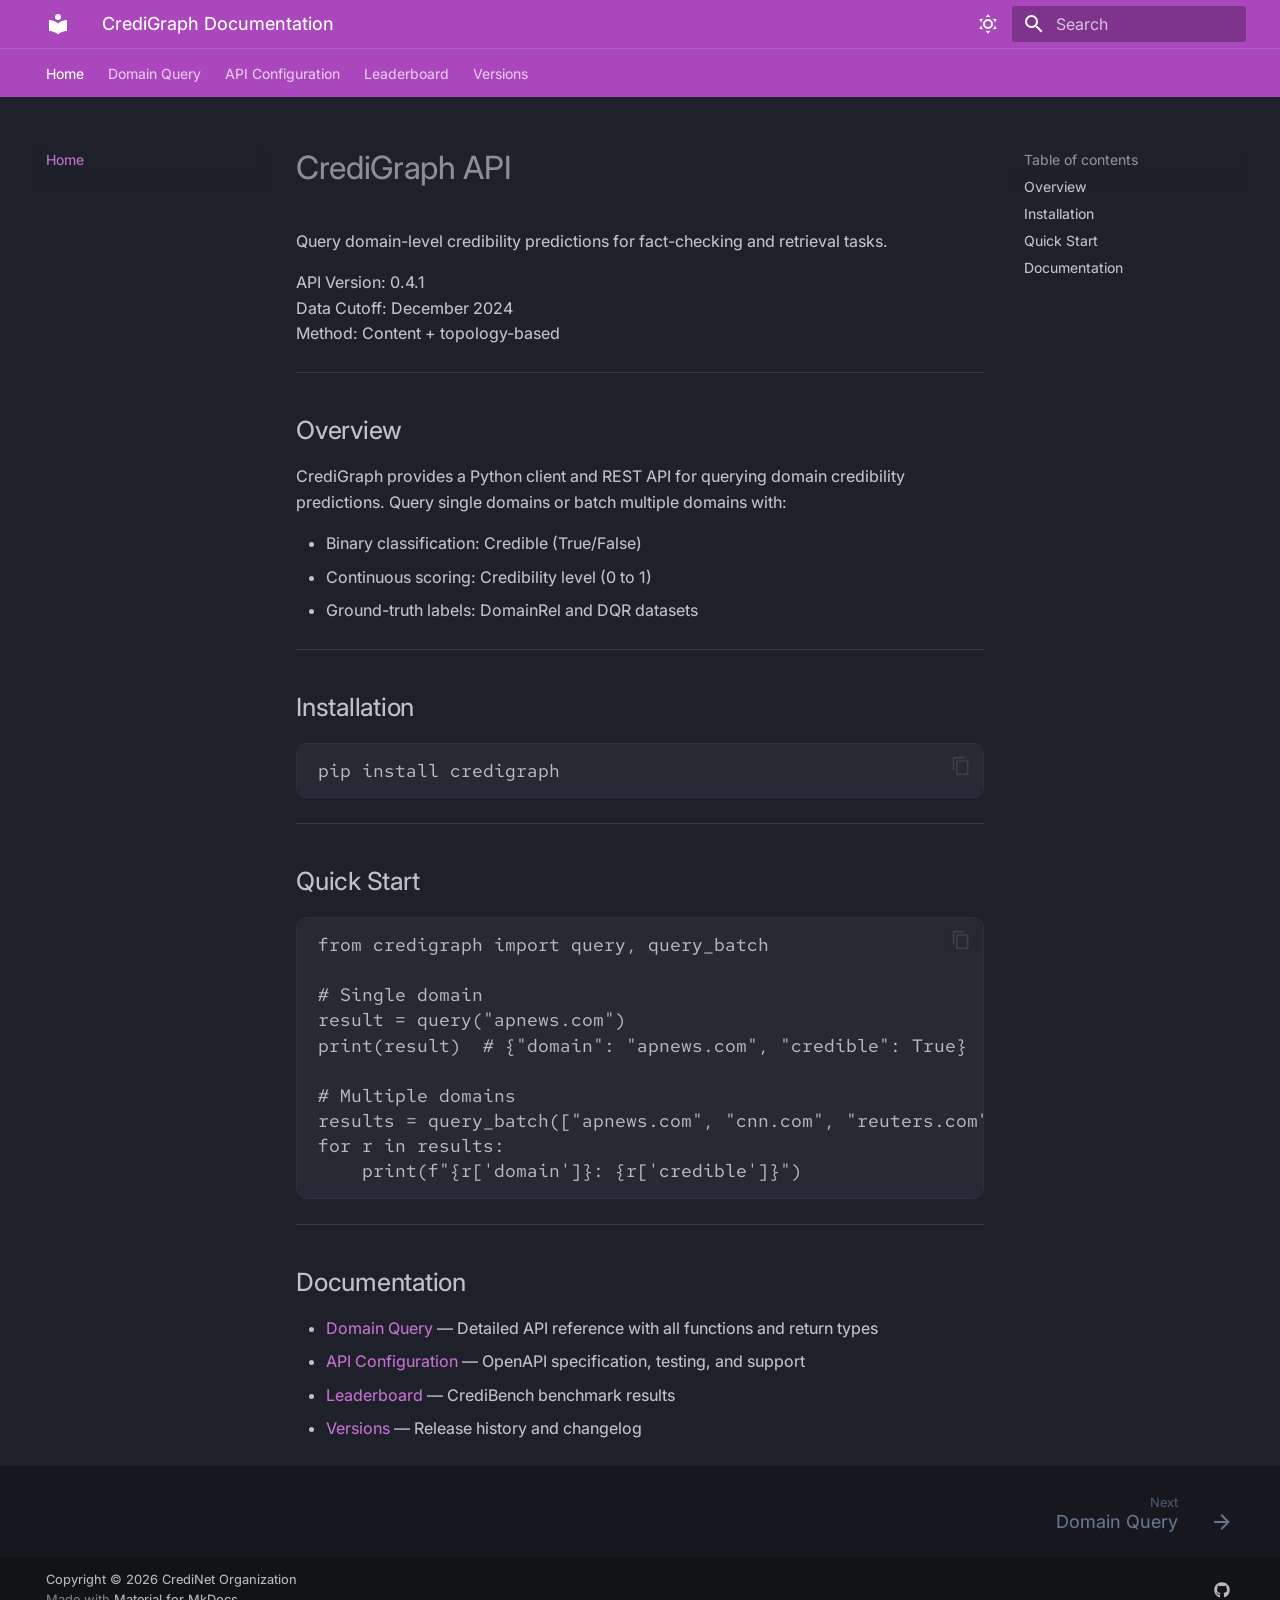
<file: index.html>
<!doctype html>
<html lang="en" class="no-js">
  <head>
    
      <meta charset="utf-8">
      <meta name="viewport" content="width=device-width,initial-scale=1">
      
      
      
        <link rel="canonical" href="https://sitename.example/">
      
      
      
        <link rel="next" href="domain-query/">
      
      
        
      
      
      <link rel="icon" href="assets/images/favicon.png">
      <meta name="generator" content="mkdocs-1.6.1, mkdocs-material-9.7.6">
    
    
      
        <title>CrediGraph Documentation</title>
      
    
    
      <link rel="stylesheet" href="assets/stylesheets/main.484c7ddc.min.css">
      
        
        <link rel="stylesheet" href="assets/stylesheets/palette.ab4e12ef.min.css">
      
      


    
    
      
    
    
      
        
        
        <link rel="preconnect" href="https://fonts.gstatic.com" crossorigin>
        <link rel="stylesheet" href="https://fonts.googleapis.com/css?family=Inter:300,300i,400,400i,700,700i%7CRed+Hat+Mono:400,400i,700,700i&display=fallback">
        <style>:root{--md-text-font:"Inter";--md-code-font:"Red Hat Mono"}</style>
      
    
    
      <link rel="stylesheet" href="stylesheets/custom.css">
    
    <script>__md_scope=new URL(".",location),__md_hash=e=>[...e].reduce(((e,_)=>(e<<5)-e+_.charCodeAt(0)),0),__md_get=(e,_=localStorage,t=__md_scope)=>JSON.parse(_.getItem(t.pathname+"."+e)),__md_set=(e,_,t=localStorage,a=__md_scope)=>{try{t.setItem(a.pathname+"."+e,JSON.stringify(_))}catch(e){}}</script>
    
      

    
    
  </head>
  
  
    
    
      
    
    
    
    
    <body dir="ltr" data-md-color-scheme="slate" data-md-color-primary="purple" data-md-color-accent="amber">
  
    
    <input class="md-toggle" data-md-toggle="drawer" type="checkbox" id="__drawer" autocomplete="off">
    <input class="md-toggle" data-md-toggle="search" type="checkbox" id="__search" autocomplete="off">
    <label class="md-overlay" for="__drawer"></label>
    <div data-md-component="skip">
      
        
        <a href="#credigraph-api" class="md-skip">
          Skip to content
        </a>
      
    </div>
    <div data-md-component="announce">
      
    </div>
    
    
      

<header class="md-header" data-md-component="header">
  <nav class="md-header__inner md-grid" aria-label="Header">
    <a href="." title="CrediGraph Documentation" class="md-header__button md-logo" aria-label="CrediGraph Documentation" data-md-component="logo">
      
  
  <svg xmlns="http://www.w3.org/2000/svg" viewBox="0 0 24 24"><path d="M12 8a3 3 0 0 0 3-3 3 3 0 0 0-3-3 3 3 0 0 0-3 3 3 3 0 0 0 3 3m0 3.54C9.64 9.35 6.5 8 3 8v11c3.5 0 6.64 1.35 9 3.54 2.36-2.19 5.5-3.54 9-3.54V8c-3.5 0-6.64 1.35-9 3.54"/></svg>

    </a>
    <label class="md-header__button md-icon" for="__drawer">
      
      <svg xmlns="http://www.w3.org/2000/svg" viewBox="0 0 24 24"><path d="M3 6h18v2H3zm0 5h18v2H3zm0 5h18v2H3z"/></svg>
    </label>
    <div class="md-header__title" data-md-component="header-title">
      <div class="md-header__ellipsis">
        <div class="md-header__topic">
          <span class="md-ellipsis">
            CrediGraph Documentation
          </span>
        </div>
        <div class="md-header__topic" data-md-component="header-topic">
          <span class="md-ellipsis">
            
              Home
            
          </span>
        </div>
      </div>
    </div>
    
      
        <form class="md-header__option" data-md-component="palette">
  
    
    
    
    <input class="md-option" data-md-color-media="" data-md-color-scheme="slate" data-md-color-primary="purple" data-md-color-accent="amber"  aria-label="Switch to light mode"  type="radio" name="__palette" id="__palette_0">
    
      <label class="md-header__button md-icon" title="Switch to light mode" for="__palette_1" hidden>
        <svg xmlns="http://www.w3.org/2000/svg" viewBox="0 0 24 24"><path d="M12 7a5 5 0 0 1 5 5 5 5 0 0 1-5 5 5 5 0 0 1-5-5 5 5 0 0 1 5-5m0 2a3 3 0 0 0-3 3 3 3 0 0 0 3 3 3 3 0 0 0 3-3 3 3 0 0 0-3-3m0-7 2.39 3.42C13.65 5.15 12.84 5 12 5s-1.65.15-2.39.42zM3.34 7l4.16-.35A7.2 7.2 0 0 0 5.94 8.5c-.44.74-.69 1.5-.83 2.29zm.02 10 1.76-3.77a7.131 7.131 0 0 0 2.38 4.14zM20.65 7l-1.77 3.79a7.02 7.02 0 0 0-2.38-4.15zm-.01 10-4.14.36c.59-.51 1.12-1.14 1.54-1.86.42-.73.69-1.5.83-2.29zM12 22l-2.41-3.44c.74.27 1.55.44 2.41.44.82 0 1.63-.17 2.37-.44z"/></svg>
      </label>
    
  
    
    
    
    <input class="md-option" data-md-color-media="" data-md-color-scheme="default" data-md-color-primary="indigo" data-md-color-accent="teal"  aria-label="Switch to dark mode"  type="radio" name="__palette" id="__palette_1">
    
      <label class="md-header__button md-icon" title="Switch to dark mode" for="__palette_0" hidden>
        <svg xmlns="http://www.w3.org/2000/svg" viewBox="0 0 24 24"><path d="m17.75 4.09-2.53 1.94.91 3.06-2.63-1.81-2.63 1.81.91-3.06-2.53-1.94L12.44 4l1.06-3 1.06 3zm3.5 6.91-1.64 1.25.59 1.98-1.7-1.17-1.7 1.17.59-1.98L15.75 11l2.06-.05L18.5 9l.69 1.95zm-2.28 4.95c.83-.08 1.72 1.1 1.19 1.85-.32.45-.66.87-1.08 1.27C15.17 23 8.84 23 4.94 19.07c-3.91-3.9-3.91-10.24 0-14.14.4-.4.82-.76 1.27-1.08.75-.53 1.93.36 1.85 1.19-.27 2.86.69 5.83 2.89 8.02a9.96 9.96 0 0 0 8.02 2.89m-1.64 2.02a12.08 12.08 0 0 1-7.8-3.47c-2.17-2.19-3.33-5-3.49-7.82-2.81 3.14-2.7 7.96.31 10.98 3.02 3.01 7.84 3.12 10.98.31"/></svg>
      </label>
    
  
</form>
      
    
    
      <script>var palette=__md_get("__palette");if(palette&&palette.color){if("(prefers-color-scheme)"===palette.color.media){var media=matchMedia("(prefers-color-scheme: light)"),input=document.querySelector(media.matches?"[data-md-color-media='(prefers-color-scheme: light)']":"[data-md-color-media='(prefers-color-scheme: dark)']");palette.color.media=input.getAttribute("data-md-color-media"),palette.color.scheme=input.getAttribute("data-md-color-scheme"),palette.color.primary=input.getAttribute("data-md-color-primary"),palette.color.accent=input.getAttribute("data-md-color-accent")}for(var[key,value]of Object.entries(palette.color))document.body.setAttribute("data-md-color-"+key,value)}</script>
    
    
    
      
      
        <label class="md-header__button md-icon" for="__search">
          
          <svg xmlns="http://www.w3.org/2000/svg" viewBox="0 0 24 24"><path d="M9.5 3A6.5 6.5 0 0 1 16 9.5c0 1.61-.59 3.09-1.56 4.23l.27.27h.79l5 5-1.5 1.5-5-5v-.79l-.27-.27A6.52 6.52 0 0 1 9.5 16 6.5 6.5 0 0 1 3 9.5 6.5 6.5 0 0 1 9.5 3m0 2C7 5 5 7 5 9.5S7 14 9.5 14 14 12 14 9.5 12 5 9.5 5"/></svg>
        </label>
        <div class="md-search" data-md-component="search" role="dialog">
  <label class="md-search__overlay" for="__search"></label>
  <div class="md-search__inner" role="search">
    <form class="md-search__form" name="search">
      <input type="text" class="md-search__input" name="query" aria-label="Search" placeholder="Search" autocapitalize="off" autocorrect="off" autocomplete="off" spellcheck="false" data-md-component="search-query" required>
      <label class="md-search__icon md-icon" for="__search">
        
        <svg xmlns="http://www.w3.org/2000/svg" viewBox="0 0 24 24"><path d="M9.5 3A6.5 6.5 0 0 1 16 9.5c0 1.61-.59 3.09-1.56 4.23l.27.27h.79l5 5-1.5 1.5-5-5v-.79l-.27-.27A6.52 6.52 0 0 1 9.5 16 6.5 6.5 0 0 1 3 9.5 6.5 6.5 0 0 1 9.5 3m0 2C7 5 5 7 5 9.5S7 14 9.5 14 14 12 14 9.5 12 5 9.5 5"/></svg>
        
        <svg xmlns="http://www.w3.org/2000/svg" viewBox="0 0 24 24"><path d="M20 11v2H8l5.5 5.5-1.42 1.42L4.16 12l7.92-7.92L13.5 5.5 8 11z"/></svg>
      </label>
      <nav class="md-search__options" aria-label="Search">
        
        <button type="reset" class="md-search__icon md-icon" title="Clear" aria-label="Clear" tabindex="-1">
          
          <svg xmlns="http://www.w3.org/2000/svg" viewBox="0 0 24 24"><path d="M19 6.41 17.59 5 12 10.59 6.41 5 5 6.41 10.59 12 5 17.59 6.41 19 12 13.41 17.59 19 19 17.59 13.41 12z"/></svg>
        </button>
      </nav>
      
    </form>
    <div class="md-search__output">
      <div class="md-search__scrollwrap" tabindex="0" data-md-scrollfix>
        <div class="md-search-result" data-md-component="search-result">
          <div class="md-search-result__meta">
            Initializing search
          </div>
          <ol class="md-search-result__list" role="presentation"></ol>
        </div>
      </div>
    </div>
  </div>
</div>
      
    
    
  </nav>
  
</header>
    
    <div class="md-container" data-md-component="container">
      
      
        
          
            
<nav class="md-tabs" aria-label="Tabs" data-md-component="tabs">
  <div class="md-grid">
    <ul class="md-tabs__list">
      
        
  
  
  
    
  
  
    <li class="md-tabs__item md-tabs__item--active">
      <a href="." class="md-tabs__link">
        
  
  
    
  
  Home

      </a>
    </li>
  

      
        
  
  
  
  
    <li class="md-tabs__item">
      <a href="domain-query/" class="md-tabs__link">
        
  
  
    
  
  Domain Query

      </a>
    </li>
  

      
        
  
  
  
  
    <li class="md-tabs__item">
      <a href="api-configuration/" class="md-tabs__link">
        
  
  
    
  
  API Configuration

      </a>
    </li>
  

      
        
  
  
  
  
    <li class="md-tabs__item">
      <a href="leaderboard/" class="md-tabs__link">
        
  
  
    
  
  Leaderboard

      </a>
    </li>
  

      
        
  
  
  
  
    <li class="md-tabs__item">
      <a href="versions/" class="md-tabs__link">
        
  
  
    
  
  Versions

      </a>
    </li>
  

      
    </ul>
  </div>
</nav>
          
        
      
      <main class="md-main" data-md-component="main">
        <div class="md-main__inner md-grid">
          
            
              
              <div class="md-sidebar md-sidebar--primary" data-md-component="sidebar" data-md-type="navigation" >
                <div class="md-sidebar__scrollwrap">
                  <div class="md-sidebar__inner">
                    


  


<nav class="md-nav md-nav--primary md-nav--lifted" aria-label="Navigation" data-md-level="0">
  <label class="md-nav__title" for="__drawer">
    <a href="." title="CrediGraph Documentation" class="md-nav__button md-logo" aria-label="CrediGraph Documentation" data-md-component="logo">
      
  
  <svg xmlns="http://www.w3.org/2000/svg" viewBox="0 0 24 24"><path d="M12 8a3 3 0 0 0 3-3 3 3 0 0 0-3-3 3 3 0 0 0-3 3 3 3 0 0 0 3 3m0 3.54C9.64 9.35 6.5 8 3 8v11c3.5 0 6.64 1.35 9 3.54 2.36-2.19 5.5-3.54 9-3.54V8c-3.5 0-6.64 1.35-9 3.54"/></svg>

    </a>
    CrediGraph Documentation
  </label>
  
  <ul class="md-nav__list" data-md-scrollfix>
    
      
      
  
  
    
  
  
  
    <li class="md-nav__item md-nav__item--active">
      
      <input class="md-nav__toggle md-toggle" type="checkbox" id="__toc">
      
      
        
      
      
        <label class="md-nav__link md-nav__link--active" for="__toc">
          
  
  
  <span class="md-ellipsis">
    
  
    Home
  

    
  </span>
  
  

          <span class="md-nav__icon md-icon"></span>
        </label>
      
      <a href="." class="md-nav__link md-nav__link--active">
        
  
  
  <span class="md-ellipsis">
    
  
    Home
  

    
  </span>
  
  

      </a>
      
        

<nav class="md-nav md-nav--secondary" aria-label="Table of contents">
  
  
  
    
  
  
    <label class="md-nav__title" for="__toc">
      <span class="md-nav__icon md-icon"></span>
      Table of contents
    </label>
    <ul class="md-nav__list" data-md-component="toc" data-md-scrollfix>
      
        <li class="md-nav__item">
  <a href="#overview" class="md-nav__link">
    <span class="md-ellipsis">
      
        Overview
      
    </span>
  </a>
  
</li>
      
        <li class="md-nav__item">
  <a href="#installation" class="md-nav__link">
    <span class="md-ellipsis">
      
        Installation
      
    </span>
  </a>
  
</li>
      
        <li class="md-nav__item">
  <a href="#quick-start" class="md-nav__link">
    <span class="md-ellipsis">
      
        Quick Start
      
    </span>
  </a>
  
</li>
      
        <li class="md-nav__item">
  <a href="#documentation" class="md-nav__link">
    <span class="md-ellipsis">
      
        Documentation
      
    </span>
  </a>
  
</li>
      
    </ul>
  
</nav>
      
    </li>
  

    
      
      
  
  
  
  
    <li class="md-nav__item">
      <a href="domain-query/" class="md-nav__link">
        
  
  
  <span class="md-ellipsis">
    
  
    Domain Query
  

    
  </span>
  
  

      </a>
    </li>
  

    
      
      
  
  
  
  
    <li class="md-nav__item">
      <a href="api-configuration/" class="md-nav__link">
        
  
  
  <span class="md-ellipsis">
    
  
    API Configuration
  

    
  </span>
  
  

      </a>
    </li>
  

    
      
      
  
  
  
  
    <li class="md-nav__item">
      <a href="leaderboard/" class="md-nav__link">
        
  
  
  <span class="md-ellipsis">
    
  
    Leaderboard
  

    
  </span>
  
  

      </a>
    </li>
  

    
      
      
  
  
  
  
    <li class="md-nav__item">
      <a href="versions/" class="md-nav__link">
        
  
  
  <span class="md-ellipsis">
    
  
    Versions
  

    
  </span>
  
  

      </a>
    </li>
  

    
  </ul>
</nav>
                  </div>
                </div>
              </div>
            
            
              
              <div class="md-sidebar md-sidebar--secondary" data-md-component="sidebar" data-md-type="toc" >
                <div class="md-sidebar__scrollwrap">
                  <div class="md-sidebar__inner">
                    

<nav class="md-nav md-nav--secondary" aria-label="Table of contents">
  
  
  
    
  
  
    <label class="md-nav__title" for="__toc">
      <span class="md-nav__icon md-icon"></span>
      Table of contents
    </label>
    <ul class="md-nav__list" data-md-component="toc" data-md-scrollfix>
      
        <li class="md-nav__item">
  <a href="#overview" class="md-nav__link">
    <span class="md-ellipsis">
      
        Overview
      
    </span>
  </a>
  
</li>
      
        <li class="md-nav__item">
  <a href="#installation" class="md-nav__link">
    <span class="md-ellipsis">
      
        Installation
      
    </span>
  </a>
  
</li>
      
        <li class="md-nav__item">
  <a href="#quick-start" class="md-nav__link">
    <span class="md-ellipsis">
      
        Quick Start
      
    </span>
  </a>
  
</li>
      
        <li class="md-nav__item">
  <a href="#documentation" class="md-nav__link">
    <span class="md-ellipsis">
      
        Documentation
      
    </span>
  </a>
  
</li>
      
    </ul>
  
</nav>
                  </div>
                </div>
              </div>
            
          
          
            <div class="md-content" data-md-component="content">
              
              <article class="md-content__inner md-typeset">
                
                  



<h1 id="credigraph-api">CrediGraph API</h1>
<p>Query domain-level credibility predictions for fact-checking and retrieval tasks.</p>
<p><strong>API Version:</strong> 0.4.1<br />
<strong>Data Cutoff:</strong> December 2024<br />
<strong>Method:</strong> Content + topology-based</p>
<hr />
<h2 id="overview">Overview</h2>
<p>CrediGraph provides a Python client and REST API for querying domain credibility predictions. Query single domains or batch multiple domains with:</p>
<ul>
<li><strong>Binary classification</strong>: Credible (True/False)</li>
<li><strong>Continuous scoring</strong>: Credibility level (0 to 1)</li>
<li><strong>Ground-truth labels</strong>: DomainRel and DQR datasets</li>
</ul>
<hr />
<h2 id="installation">Installation</h2>
<pre><code class="language-bash">pip install credigraph
</code></pre>
<hr />
<h2 id="quick-start">Quick Start</h2>
<pre><code class="language-python">from credigraph import query, query_batch

# Single domain
result = query(&quot;apnews.com&quot;)
print(result)  # {&quot;domain&quot;: &quot;apnews.com&quot;, &quot;credible&quot;: True}

# Multiple domains
results = query_batch([&quot;apnews.com&quot;, &quot;cnn.com&quot;, &quot;reuters.com&quot;])
for r in results:
    print(f&quot;{r['domain']}: {r['credible']}&quot;)
</code></pre>
<hr />
<h2 id="documentation">Documentation</h2>
<ul>
<li><strong><a href="domain-query/">Domain Query</a></strong> — Detailed API reference with all functions and return types</li>
<li><strong><a href="api-configuration/">API Configuration</a></strong> — OpenAPI specification, testing, and support</li>
<li><strong><a href="leaderboard/">Leaderboard</a></strong> — CrediBench benchmark results</li>
<li><strong><a href="versions/">Versions</a></strong> — Release history and changelog</li>
</ul>












                
              </article>
            </div>
          
          
<script>var target=document.getElementById(location.hash.slice(1));target&&target.name&&(target.checked=target.name.startsWith("__tabbed_"))</script>
        </div>
        
      </main>
      
        <footer class="md-footer">
  
    
      
      <nav class="md-footer__inner md-grid" aria-label="Footer" >
        
        
          
          <a href="domain-query/" class="md-footer__link md-footer__link--next" aria-label="Next: Domain Query">
            <div class="md-footer__title">
              <span class="md-footer__direction">
                Next
              </span>
              <div class="md-ellipsis">
                Domain Query
              </div>
            </div>
            <div class="md-footer__button md-icon">
              
              <svg xmlns="http://www.w3.org/2000/svg" viewBox="0 0 24 24"><path d="M4 11v2h12l-5.5 5.5 1.42 1.42L19.84 12l-7.92-7.92L10.5 5.5 16 11z"/></svg>
            </div>
          </a>
        
      </nav>
    
  
  <div class="md-footer-meta md-typeset">
    <div class="md-footer-meta__inner md-grid">
      <div class="md-copyright">
  
    <div class="md-copyright__highlight">
      Copyright &copy; 2026 CrediNet Organization
    </div>
  
  
    Made with
    <a href="https://squidfunk.github.io/mkdocs-material/" target="_blank" rel="noopener">
      Material for MkDocs
    </a>
  
</div>
      
        
<div class="md-social">
  
    
    
    
    
      
      
    
    <a href="https://github.com/your-org/your-repo" target="_blank" rel="noopener" title="github.com" class="md-social__link">
      <svg xmlns="http://www.w3.org/2000/svg" viewBox="0 0 512 512"><!--! Font Awesome Free 7.1.0 by @fontawesome - https://fontawesome.com License - https://fontawesome.com/license/free (Icons: CC BY 4.0, Fonts: SIL OFL 1.1, Code: MIT License) Copyright 2025 Fonticons, Inc.--><path d="M173.9 397.4c0 2-2.3 3.6-5.2 3.6-3.3.3-5.6-1.3-5.6-3.6 0-2 2.3-3.6 5.2-3.6 3-.3 5.6 1.3 5.6 3.6m-31.1-4.5c-.7 2 1.3 4.3 4.3 4.9 2.6 1 5.6 0 6.2-2s-1.3-4.3-4.3-5.2c-2.6-.7-5.5.3-6.2 2.3m44.2-1.7c-2.9.7-4.9 2.6-4.6 4.9.3 2 2.9 3.3 5.9 2.6 2.9-.7 4.9-2.6 4.6-4.6-.3-1.9-3-3.2-5.9-2.9M252.8 8C114.1 8 8 113.3 8 252c0 110.9 69.8 205.8 169.5 239.2 12.8 2.3 17.3-5.6 17.3-12.1 0-6.2-.3-40.4-.3-61.4 0 0-70 15-84.7-29.8 0 0-11.4-29.1-27.8-36.6 0 0-22.9-15.7 1.6-15.4 0 0 24.9 2 38.6 25.8 21.9 38.6 58.6 27.5 72.9 20.9 2.3-16 8.8-27.1 16-33.7-55.9-6.2-112.3-14.3-112.3-110.5 0-27.5 7.6-41.3 23.6-58.9-2.6-6.5-11.1-33.3 2.6-67.9 20.9-6.5 69 27 69 27 20-5.6 41.5-8.5 62.8-8.5s42.8 2.9 62.8 8.5c0 0 48.1-33.6 69-27 13.7 34.7 5.2 61.4 2.6 67.9 16 17.7 25.8 31.5 25.8 58.9 0 96.5-58.9 104.2-114.8 110.5 9.2 7.9 17 22.9 17 46.4 0 33.7-.3 75.4-.3 83.6 0 6.5 4.6 14.4 17.3 12.1C436.2 457.8 504 362.9 504 252 504 113.3 391.5 8 252.8 8M105.2 352.9c-1.3 1-1 3.3.7 5.2 1.6 1.6 3.9 2.3 5.2 1 1.3-1 1-3.3-.7-5.2-1.6-1.6-3.9-2.3-5.2-1m-10.8-8.1c-.7 1.3.3 2.9 2.3 3.9 1.6 1 3.6.7 4.3-.7.7-1.3-.3-2.9-2.3-3.9-2-.6-3.6-.3-4.3.7m32.4 35.6c-1.6 1.3-1 4.3 1.3 6.2 2.3 2.3 5.2 2.6 6.5 1 1.3-1.3.7-4.3-1.3-6.2-2.2-2.3-5.2-2.6-6.5-1m-11.4-14.7c-1.6 1-1.6 3.6 0 5.9s4.3 3.3 5.6 2.3c1.6-1.3 1.6-3.9 0-6.2-1.4-2.3-4-3.3-5.6-2"/></svg>
    </a>
  
</div>
      
    </div>
  </div>
</footer>
      
    </div>
    <div class="md-dialog" data-md-component="dialog">
      <div class="md-dialog__inner md-typeset"></div>
    </div>
    
    
    
      
      
      <script id="__config" type="application/json">{"annotate": null, "base": ".", "features": ["navigation.instant", "navigation.tabs", "content.code.copy", "navigation.footer", "content.table.caption"], "search": "assets/javascripts/workers/search.2c215733.min.js", "tags": null, "translations": {"clipboard.copied": "Copied to clipboard", "clipboard.copy": "Copy to clipboard", "search.result.more.one": "1 more on this page", "search.result.more.other": "# more on this page", "search.result.none": "No matching documents", "search.result.one": "1 matching document", "search.result.other": "# matching documents", "search.result.placeholder": "Type to start searching", "search.result.term.missing": "Missing", "select.version": "Select version"}, "version": null}</script>
    
    
      <script src="assets/javascripts/bundle.79ae519e.min.js"></script>
      
    
  </body>
</html>
</file>
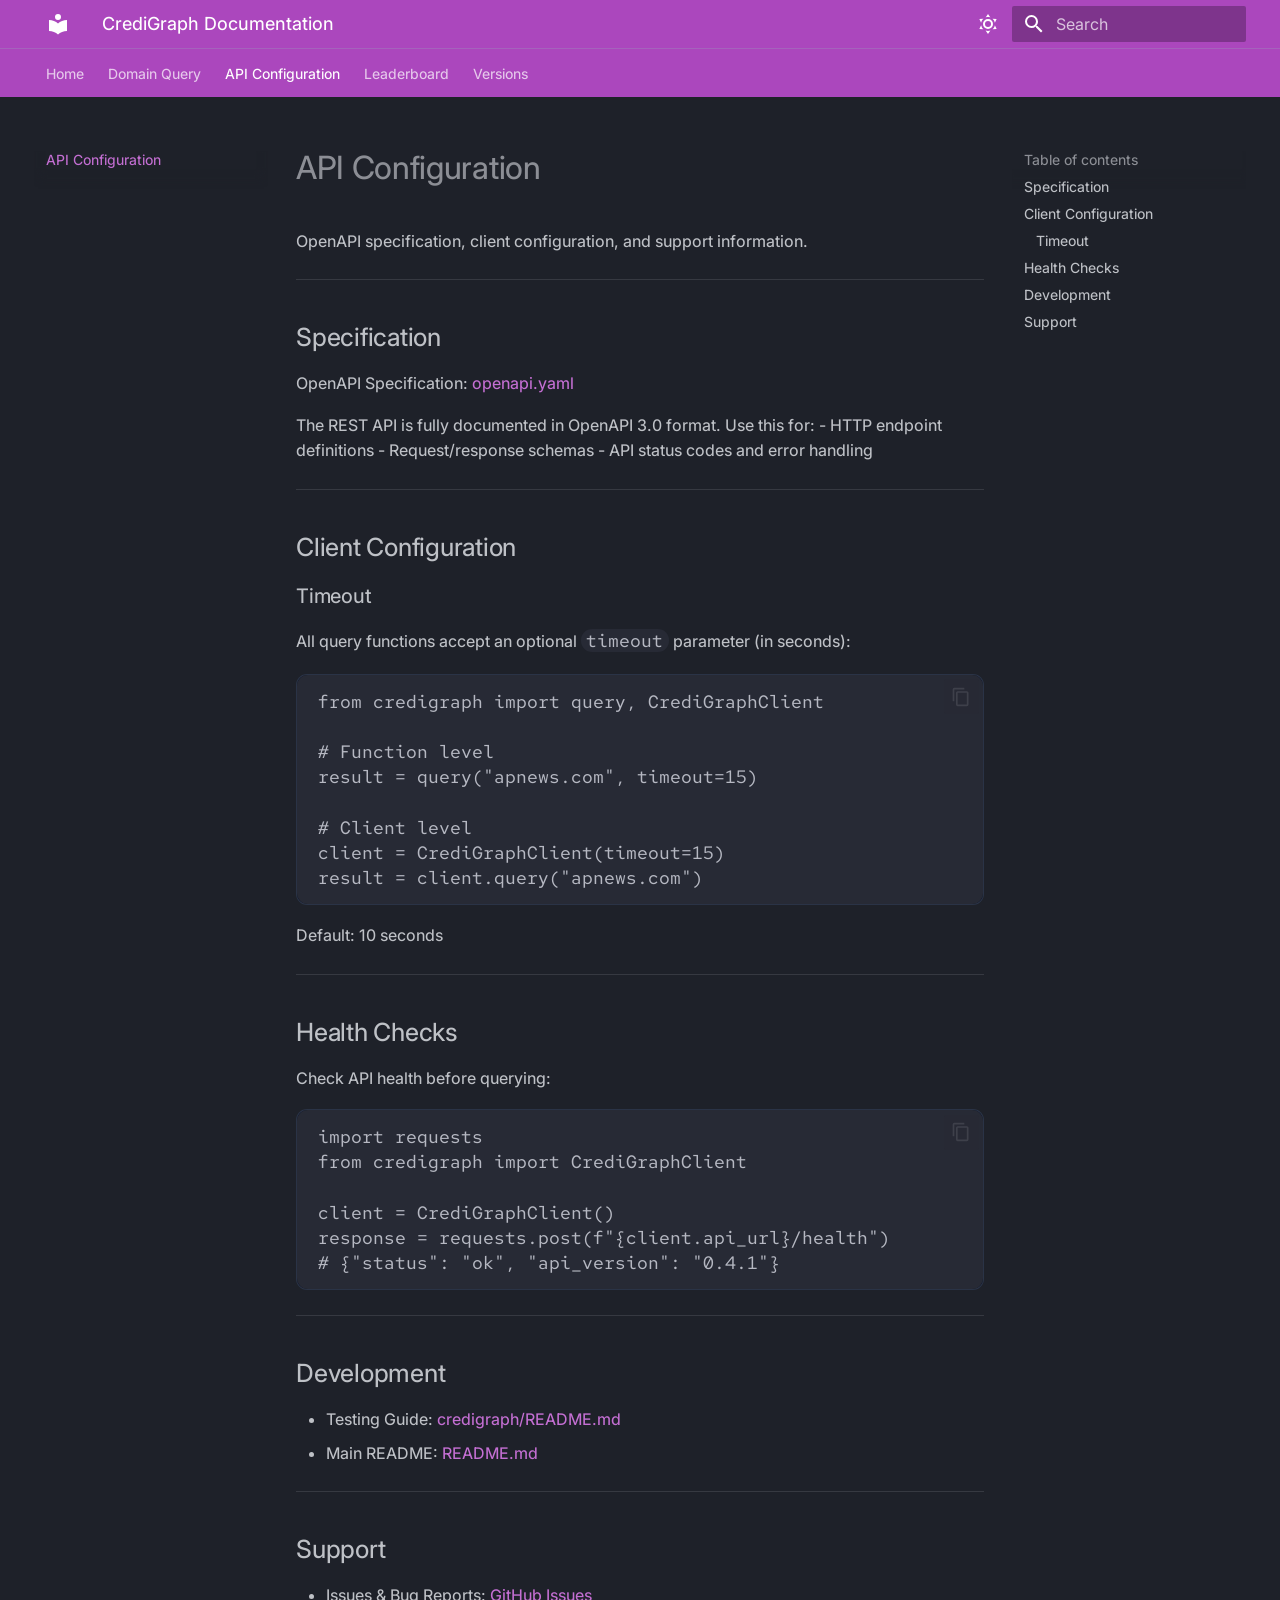
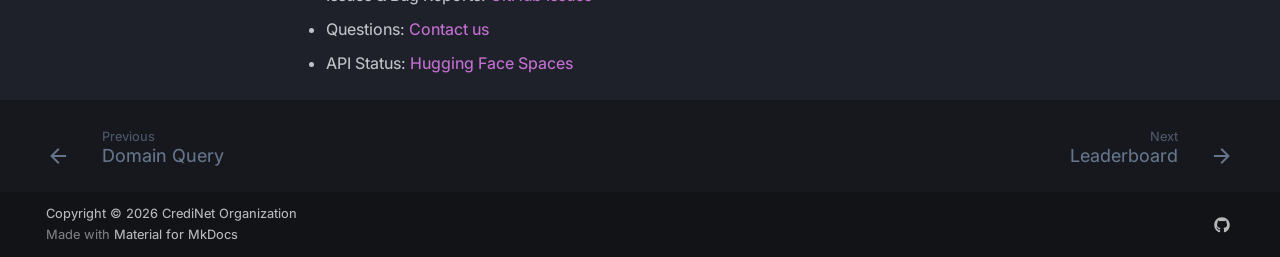
<file: api-configuration/index.html>
<!doctype html>
<html lang="en" class="no-js">
  <head>
    
      <meta charset="utf-8">
      <meta name="viewport" content="width=device-width,initial-scale=1">
      
      
      
        <link rel="canonical" href="https://sitename.example/api-configuration/">
      
      
        <link rel="prev" href="../domain-query/">
      
      
        <link rel="next" href="../leaderboard/">
      
      
        
      
      
      <link rel="icon" href="../assets/images/favicon.png">
      <meta name="generator" content="mkdocs-1.6.1, mkdocs-material-9.7.6">
    
    
      
        <title>API Configuration - CrediGraph Documentation</title>
      
    
    
      <link rel="stylesheet" href="../assets/stylesheets/main.484c7ddc.min.css">
      
        
        <link rel="stylesheet" href="../assets/stylesheets/palette.ab4e12ef.min.css">
      
      


    
    
      
    
    
      
        
        
        <link rel="preconnect" href="https://fonts.gstatic.com" crossorigin>
        <link rel="stylesheet" href="https://fonts.googleapis.com/css?family=Inter:300,300i,400,400i,700,700i%7CRed+Hat+Mono:400,400i,700,700i&display=fallback">
        <style>:root{--md-text-font:"Inter";--md-code-font:"Red Hat Mono"}</style>
      
    
    
      <link rel="stylesheet" href="../stylesheets/custom.css">
    
    <script>__md_scope=new URL("..",location),__md_hash=e=>[...e].reduce(((e,_)=>(e<<5)-e+_.charCodeAt(0)),0),__md_get=(e,_=localStorage,t=__md_scope)=>JSON.parse(_.getItem(t.pathname+"."+e)),__md_set=(e,_,t=localStorage,a=__md_scope)=>{try{t.setItem(a.pathname+"."+e,JSON.stringify(_))}catch(e){}}</script>
    
      

    
    
  </head>
  
  
    
    
      
    
    
    
    
    <body dir="ltr" data-md-color-scheme="slate" data-md-color-primary="purple" data-md-color-accent="amber">
  
    
    <input class="md-toggle" data-md-toggle="drawer" type="checkbox" id="__drawer" autocomplete="off">
    <input class="md-toggle" data-md-toggle="search" type="checkbox" id="__search" autocomplete="off">
    <label class="md-overlay" for="__drawer"></label>
    <div data-md-component="skip">
      
        
        <a href="#api-configuration" class="md-skip">
          Skip to content
        </a>
      
    </div>
    <div data-md-component="announce">
      
    </div>
    
    
      

<header class="md-header" data-md-component="header">
  <nav class="md-header__inner md-grid" aria-label="Header">
    <a href=".." title="CrediGraph Documentation" class="md-header__button md-logo" aria-label="CrediGraph Documentation" data-md-component="logo">
      
  
  <svg xmlns="http://www.w3.org/2000/svg" viewBox="0 0 24 24"><path d="M12 8a3 3 0 0 0 3-3 3 3 0 0 0-3-3 3 3 0 0 0-3 3 3 3 0 0 0 3 3m0 3.54C9.64 9.35 6.5 8 3 8v11c3.5 0 6.64 1.35 9 3.54 2.36-2.19 5.5-3.54 9-3.54V8c-3.5 0-6.64 1.35-9 3.54"/></svg>

    </a>
    <label class="md-header__button md-icon" for="__drawer">
      
      <svg xmlns="http://www.w3.org/2000/svg" viewBox="0 0 24 24"><path d="M3 6h18v2H3zm0 5h18v2H3zm0 5h18v2H3z"/></svg>
    </label>
    <div class="md-header__title" data-md-component="header-title">
      <div class="md-header__ellipsis">
        <div class="md-header__topic">
          <span class="md-ellipsis">
            CrediGraph Documentation
          </span>
        </div>
        <div class="md-header__topic" data-md-component="header-topic">
          <span class="md-ellipsis">
            
              API Configuration
            
          </span>
        </div>
      </div>
    </div>
    
      
        <form class="md-header__option" data-md-component="palette">
  
    
    
    
    <input class="md-option" data-md-color-media="" data-md-color-scheme="slate" data-md-color-primary="purple" data-md-color-accent="amber"  aria-label="Switch to light mode"  type="radio" name="__palette" id="__palette_0">
    
      <label class="md-header__button md-icon" title="Switch to light mode" for="__palette_1" hidden>
        <svg xmlns="http://www.w3.org/2000/svg" viewBox="0 0 24 24"><path d="M12 7a5 5 0 0 1 5 5 5 5 0 0 1-5 5 5 5 0 0 1-5-5 5 5 0 0 1 5-5m0 2a3 3 0 0 0-3 3 3 3 0 0 0 3 3 3 3 0 0 0 3-3 3 3 0 0 0-3-3m0-7 2.39 3.42C13.65 5.15 12.84 5 12 5s-1.65.15-2.39.42zM3.34 7l4.16-.35A7.2 7.2 0 0 0 5.94 8.5c-.44.74-.69 1.5-.83 2.29zm.02 10 1.76-3.77a7.131 7.131 0 0 0 2.38 4.14zM20.65 7l-1.77 3.79a7.02 7.02 0 0 0-2.38-4.15zm-.01 10-4.14.36c.59-.51 1.12-1.14 1.54-1.86.42-.73.69-1.5.83-2.29zM12 22l-2.41-3.44c.74.27 1.55.44 2.41.44.82 0 1.63-.17 2.37-.44z"/></svg>
      </label>
    
  
    
    
    
    <input class="md-option" data-md-color-media="" data-md-color-scheme="default" data-md-color-primary="indigo" data-md-color-accent="teal"  aria-label="Switch to dark mode"  type="radio" name="__palette" id="__palette_1">
    
      <label class="md-header__button md-icon" title="Switch to dark mode" for="__palette_0" hidden>
        <svg xmlns="http://www.w3.org/2000/svg" viewBox="0 0 24 24"><path d="m17.75 4.09-2.53 1.94.91 3.06-2.63-1.81-2.63 1.81.91-3.06-2.53-1.94L12.44 4l1.06-3 1.06 3zm3.5 6.91-1.64 1.25.59 1.98-1.7-1.17-1.7 1.17.59-1.98L15.75 11l2.06-.05L18.5 9l.69 1.95zm-2.28 4.95c.83-.08 1.72 1.1 1.19 1.85-.32.45-.66.87-1.08 1.27C15.17 23 8.84 23 4.94 19.07c-3.91-3.9-3.91-10.24 0-14.14.4-.4.82-.76 1.27-1.08.75-.53 1.93.36 1.85 1.19-.27 2.86.69 5.83 2.89 8.02a9.96 9.96 0 0 0 8.02 2.89m-1.64 2.02a12.08 12.08 0 0 1-7.8-3.47c-2.17-2.19-3.33-5-3.49-7.82-2.81 3.14-2.7 7.96.31 10.98 3.02 3.01 7.84 3.12 10.98.31"/></svg>
      </label>
    
  
</form>
      
    
    
      <script>var palette=__md_get("__palette");if(palette&&palette.color){if("(prefers-color-scheme)"===palette.color.media){var media=matchMedia("(prefers-color-scheme: light)"),input=document.querySelector(media.matches?"[data-md-color-media='(prefers-color-scheme: light)']":"[data-md-color-media='(prefers-color-scheme: dark)']");palette.color.media=input.getAttribute("data-md-color-media"),palette.color.scheme=input.getAttribute("data-md-color-scheme"),palette.color.primary=input.getAttribute("data-md-color-primary"),palette.color.accent=input.getAttribute("data-md-color-accent")}for(var[key,value]of Object.entries(palette.color))document.body.setAttribute("data-md-color-"+key,value)}</script>
    
    
    
      
      
        <label class="md-header__button md-icon" for="__search">
          
          <svg xmlns="http://www.w3.org/2000/svg" viewBox="0 0 24 24"><path d="M9.5 3A6.5 6.5 0 0 1 16 9.5c0 1.61-.59 3.09-1.56 4.23l.27.27h.79l5 5-1.5 1.5-5-5v-.79l-.27-.27A6.52 6.52 0 0 1 9.5 16 6.5 6.5 0 0 1 3 9.5 6.5 6.5 0 0 1 9.5 3m0 2C7 5 5 7 5 9.5S7 14 9.5 14 14 12 14 9.5 12 5 9.5 5"/></svg>
        </label>
        <div class="md-search" data-md-component="search" role="dialog">
  <label class="md-search__overlay" for="__search"></label>
  <div class="md-search__inner" role="search">
    <form class="md-search__form" name="search">
      <input type="text" class="md-search__input" name="query" aria-label="Search" placeholder="Search" autocapitalize="off" autocorrect="off" autocomplete="off" spellcheck="false" data-md-component="search-query" required>
      <label class="md-search__icon md-icon" for="__search">
        
        <svg xmlns="http://www.w3.org/2000/svg" viewBox="0 0 24 24"><path d="M9.5 3A6.5 6.5 0 0 1 16 9.5c0 1.61-.59 3.09-1.56 4.23l.27.27h.79l5 5-1.5 1.5-5-5v-.79l-.27-.27A6.52 6.52 0 0 1 9.5 16 6.5 6.5 0 0 1 3 9.5 6.5 6.5 0 0 1 9.5 3m0 2C7 5 5 7 5 9.5S7 14 9.5 14 14 12 14 9.5 12 5 9.5 5"/></svg>
        
        <svg xmlns="http://www.w3.org/2000/svg" viewBox="0 0 24 24"><path d="M20 11v2H8l5.5 5.5-1.42 1.42L4.16 12l7.92-7.92L13.5 5.5 8 11z"/></svg>
      </label>
      <nav class="md-search__options" aria-label="Search">
        
        <button type="reset" class="md-search__icon md-icon" title="Clear" aria-label="Clear" tabindex="-1">
          
          <svg xmlns="http://www.w3.org/2000/svg" viewBox="0 0 24 24"><path d="M19 6.41 17.59 5 12 10.59 6.41 5 5 6.41 10.59 12 5 17.59 6.41 19 12 13.41 17.59 19 19 17.59 13.41 12z"/></svg>
        </button>
      </nav>
      
    </form>
    <div class="md-search__output">
      <div class="md-search__scrollwrap" tabindex="0" data-md-scrollfix>
        <div class="md-search-result" data-md-component="search-result">
          <div class="md-search-result__meta">
            Initializing search
          </div>
          <ol class="md-search-result__list" role="presentation"></ol>
        </div>
      </div>
    </div>
  </div>
</div>
      
    
    
  </nav>
  
</header>
    
    <div class="md-container" data-md-component="container">
      
      
        
          
            
<nav class="md-tabs" aria-label="Tabs" data-md-component="tabs">
  <div class="md-grid">
    <ul class="md-tabs__list">
      
        
  
  
  
  
    <li class="md-tabs__item">
      <a href=".." class="md-tabs__link">
        
  
  
    
  
  Home

      </a>
    </li>
  

      
        
  
  
  
  
    <li class="md-tabs__item">
      <a href="../domain-query/" class="md-tabs__link">
        
  
  
    
  
  Domain Query

      </a>
    </li>
  

      
        
  
  
  
    
  
  
    <li class="md-tabs__item md-tabs__item--active">
      <a href="./" class="md-tabs__link">
        
  
  
    
  
  API Configuration

      </a>
    </li>
  

      
        
  
  
  
  
    <li class="md-tabs__item">
      <a href="../leaderboard/" class="md-tabs__link">
        
  
  
    
  
  Leaderboard

      </a>
    </li>
  

      
        
  
  
  
  
    <li class="md-tabs__item">
      <a href="../versions/" class="md-tabs__link">
        
  
  
    
  
  Versions

      </a>
    </li>
  

      
    </ul>
  </div>
</nav>
          
        
      
      <main class="md-main" data-md-component="main">
        <div class="md-main__inner md-grid">
          
            
              
              <div class="md-sidebar md-sidebar--primary" data-md-component="sidebar" data-md-type="navigation" >
                <div class="md-sidebar__scrollwrap">
                  <div class="md-sidebar__inner">
                    


  


<nav class="md-nav md-nav--primary md-nav--lifted" aria-label="Navigation" data-md-level="0">
  <label class="md-nav__title" for="__drawer">
    <a href=".." title="CrediGraph Documentation" class="md-nav__button md-logo" aria-label="CrediGraph Documentation" data-md-component="logo">
      
  
  <svg xmlns="http://www.w3.org/2000/svg" viewBox="0 0 24 24"><path d="M12 8a3 3 0 0 0 3-3 3 3 0 0 0-3-3 3 3 0 0 0-3 3 3 3 0 0 0 3 3m0 3.54C9.64 9.35 6.5 8 3 8v11c3.5 0 6.64 1.35 9 3.54 2.36-2.19 5.5-3.54 9-3.54V8c-3.5 0-6.64 1.35-9 3.54"/></svg>

    </a>
    CrediGraph Documentation
  </label>
  
  <ul class="md-nav__list" data-md-scrollfix>
    
      
      
  
  
  
  
    <li class="md-nav__item">
      <a href=".." class="md-nav__link">
        
  
  
  <span class="md-ellipsis">
    
  
    Home
  

    
  </span>
  
  

      </a>
    </li>
  

    
      
      
  
  
  
  
    <li class="md-nav__item">
      <a href="../domain-query/" class="md-nav__link">
        
  
  
  <span class="md-ellipsis">
    
  
    Domain Query
  

    
  </span>
  
  

      </a>
    </li>
  

    
      
      
  
  
    
  
  
  
    <li class="md-nav__item md-nav__item--active">
      
      <input class="md-nav__toggle md-toggle" type="checkbox" id="__toc">
      
      
        
      
      
        <label class="md-nav__link md-nav__link--active" for="__toc">
          
  
  
  <span class="md-ellipsis">
    
  
    API Configuration
  

    
  </span>
  
  

          <span class="md-nav__icon md-icon"></span>
        </label>
      
      <a href="./" class="md-nav__link md-nav__link--active">
        
  
  
  <span class="md-ellipsis">
    
  
    API Configuration
  

    
  </span>
  
  

      </a>
      
        

<nav class="md-nav md-nav--secondary" aria-label="Table of contents">
  
  
  
    
  
  
    <label class="md-nav__title" for="__toc">
      <span class="md-nav__icon md-icon"></span>
      Table of contents
    </label>
    <ul class="md-nav__list" data-md-component="toc" data-md-scrollfix>
      
        <li class="md-nav__item">
  <a href="#specification" class="md-nav__link">
    <span class="md-ellipsis">
      
        Specification
      
    </span>
  </a>
  
</li>
      
        <li class="md-nav__item">
  <a href="#client-configuration" class="md-nav__link">
    <span class="md-ellipsis">
      
        Client Configuration
      
    </span>
  </a>
  
    <nav class="md-nav" aria-label="Client Configuration">
      <ul class="md-nav__list">
        
          <li class="md-nav__item">
  <a href="#timeout" class="md-nav__link">
    <span class="md-ellipsis">
      
        Timeout
      
    </span>
  </a>
  
</li>
        
      </ul>
    </nav>
  
</li>
      
        <li class="md-nav__item">
  <a href="#health-checks" class="md-nav__link">
    <span class="md-ellipsis">
      
        Health Checks
      
    </span>
  </a>
  
</li>
      
        <li class="md-nav__item">
  <a href="#development" class="md-nav__link">
    <span class="md-ellipsis">
      
        Development
      
    </span>
  </a>
  
</li>
      
        <li class="md-nav__item">
  <a href="#support" class="md-nav__link">
    <span class="md-ellipsis">
      
        Support
      
    </span>
  </a>
  
</li>
      
    </ul>
  
</nav>
      
    </li>
  

    
      
      
  
  
  
  
    <li class="md-nav__item">
      <a href="../leaderboard/" class="md-nav__link">
        
  
  
  <span class="md-ellipsis">
    
  
    Leaderboard
  

    
  </span>
  
  

      </a>
    </li>
  

    
      
      
  
  
  
  
    <li class="md-nav__item">
      <a href="../versions/" class="md-nav__link">
        
  
  
  <span class="md-ellipsis">
    
  
    Versions
  

    
  </span>
  
  

      </a>
    </li>
  

    
  </ul>
</nav>
                  </div>
                </div>
              </div>
            
            
              
              <div class="md-sidebar md-sidebar--secondary" data-md-component="sidebar" data-md-type="toc" >
                <div class="md-sidebar__scrollwrap">
                  <div class="md-sidebar__inner">
                    

<nav class="md-nav md-nav--secondary" aria-label="Table of contents">
  
  
  
    
  
  
    <label class="md-nav__title" for="__toc">
      <span class="md-nav__icon md-icon"></span>
      Table of contents
    </label>
    <ul class="md-nav__list" data-md-component="toc" data-md-scrollfix>
      
        <li class="md-nav__item">
  <a href="#specification" class="md-nav__link">
    <span class="md-ellipsis">
      
        Specification
      
    </span>
  </a>
  
</li>
      
        <li class="md-nav__item">
  <a href="#client-configuration" class="md-nav__link">
    <span class="md-ellipsis">
      
        Client Configuration
      
    </span>
  </a>
  
    <nav class="md-nav" aria-label="Client Configuration">
      <ul class="md-nav__list">
        
          <li class="md-nav__item">
  <a href="#timeout" class="md-nav__link">
    <span class="md-ellipsis">
      
        Timeout
      
    </span>
  </a>
  
</li>
        
      </ul>
    </nav>
  
</li>
      
        <li class="md-nav__item">
  <a href="#health-checks" class="md-nav__link">
    <span class="md-ellipsis">
      
        Health Checks
      
    </span>
  </a>
  
</li>
      
        <li class="md-nav__item">
  <a href="#development" class="md-nav__link">
    <span class="md-ellipsis">
      
        Development
      
    </span>
  </a>
  
</li>
      
        <li class="md-nav__item">
  <a href="#support" class="md-nav__link">
    <span class="md-ellipsis">
      
        Support
      
    </span>
  </a>
  
</li>
      
    </ul>
  
</nav>
                  </div>
                </div>
              </div>
            
          
          
            <div class="md-content" data-md-component="content">
              
              <article class="md-content__inner md-typeset">
                
                  



<h1 id="api-configuration">API Configuration</h1>
<p>OpenAPI specification, client configuration, and support information.</p>
<hr />
<h2 id="specification">Specification</h2>
<p><strong>OpenAPI Specification:</strong> <a href="../openapi.yaml">openapi.yaml</a></p>
<p>The REST API is fully documented in OpenAPI 3.0 format. Use this for:
- HTTP endpoint definitions
- Request/response schemas
- API status codes and error handling</p>
<hr />
<h2 id="client-configuration">Client Configuration</h2>
<h3 id="timeout">Timeout</h3>
<p>All query functions accept an optional <code>timeout</code> parameter (in seconds):</p>
<pre><code class="language-python">from credigraph import query, CrediGraphClient

# Function level
result = query(&quot;apnews.com&quot;, timeout=15)

# Client level
client = CrediGraphClient(timeout=15)
result = client.query(&quot;apnews.com&quot;)
</code></pre>
<p>Default: 10 seconds</p>
<hr />
<h2 id="health-checks">Health Checks</h2>
<p>Check API health before querying:</p>
<pre><code class="language-python">import requests
from credigraph import CrediGraphClient

client = CrediGraphClient()
response = requests.post(f&quot;{client.api_url}/health&quot;)
# {&quot;status&quot;: &quot;ok&quot;, &quot;api_version&quot;: &quot;0.4.1&quot;}
</code></pre>
<hr />
<h2 id="development">Development</h2>
<ul>
<li><strong>Testing Guide:</strong> <a href="https://github.com/credi-net/CrediNet/blob/main/credigraph/README.md">credigraph/README.md</a></li>
<li><strong>Main README:</strong> <a href="https://github.com/credi-net/CrediNet/blob/main/README.md">README.md</a></li>
</ul>
<hr />
<h2 id="support">Support</h2>
<ul>
<li><strong>Issues &amp; Bug Reports:</strong> <a href="https://github.com/credi-net/CrediNet/issues">GitHub Issues</a></li>
<li><strong>Questions:</strong> <a href="mailto:emma.kondrup@mila.quebec">Contact us</a></li>
<li><strong>API Status:</strong> <a href="https://huggingface.co/spaces/credi-net/CrediNet">Hugging Face Spaces</a></li>
</ul>












                
              </article>
            </div>
          
          
<script>var target=document.getElementById(location.hash.slice(1));target&&target.name&&(target.checked=target.name.startsWith("__tabbed_"))</script>
        </div>
        
      </main>
      
        <footer class="md-footer">
  
    
      
      <nav class="md-footer__inner md-grid" aria-label="Footer" >
        
          
          <a href="../domain-query/" class="md-footer__link md-footer__link--prev" aria-label="Previous: Domain Query">
            <div class="md-footer__button md-icon">
              
              <svg xmlns="http://www.w3.org/2000/svg" viewBox="0 0 24 24"><path d="M20 11v2H8l5.5 5.5-1.42 1.42L4.16 12l7.92-7.92L13.5 5.5 8 11z"/></svg>
            </div>
            <div class="md-footer__title">
              <span class="md-footer__direction">
                Previous
              </span>
              <div class="md-ellipsis">
                Domain Query
              </div>
            </div>
          </a>
        
        
          
          <a href="../leaderboard/" class="md-footer__link md-footer__link--next" aria-label="Next: Leaderboard">
            <div class="md-footer__title">
              <span class="md-footer__direction">
                Next
              </span>
              <div class="md-ellipsis">
                Leaderboard
              </div>
            </div>
            <div class="md-footer__button md-icon">
              
              <svg xmlns="http://www.w3.org/2000/svg" viewBox="0 0 24 24"><path d="M4 11v2h12l-5.5 5.5 1.42 1.42L19.84 12l-7.92-7.92L10.5 5.5 16 11z"/></svg>
            </div>
          </a>
        
      </nav>
    
  
  <div class="md-footer-meta md-typeset">
    <div class="md-footer-meta__inner md-grid">
      <div class="md-copyright">
  
    <div class="md-copyright__highlight">
      Copyright &copy; 2026 CrediNet Organization
    </div>
  
  
    Made with
    <a href="https://squidfunk.github.io/mkdocs-material/" target="_blank" rel="noopener">
      Material for MkDocs
    </a>
  
</div>
      
        
<div class="md-social">
  
    
    
    
    
      
      
    
    <a href="https://github.com/your-org/your-repo" target="_blank" rel="noopener" title="github.com" class="md-social__link">
      <svg xmlns="http://www.w3.org/2000/svg" viewBox="0 0 512 512"><!--! Font Awesome Free 7.1.0 by @fontawesome - https://fontawesome.com License - https://fontawesome.com/license/free (Icons: CC BY 4.0, Fonts: SIL OFL 1.1, Code: MIT License) Copyright 2025 Fonticons, Inc.--><path d="M173.9 397.4c0 2-2.3 3.6-5.2 3.6-3.3.3-5.6-1.3-5.6-3.6 0-2 2.3-3.6 5.2-3.6 3-.3 5.6 1.3 5.6 3.6m-31.1-4.5c-.7 2 1.3 4.3 4.3 4.9 2.6 1 5.6 0 6.2-2s-1.3-4.3-4.3-5.2c-2.6-.7-5.5.3-6.2 2.3m44.2-1.7c-2.9.7-4.9 2.6-4.6 4.9.3 2 2.9 3.3 5.9 2.6 2.9-.7 4.9-2.6 4.6-4.6-.3-1.9-3-3.2-5.9-2.9M252.8 8C114.1 8 8 113.3 8 252c0 110.9 69.8 205.8 169.5 239.2 12.8 2.3 17.3-5.6 17.3-12.1 0-6.2-.3-40.4-.3-61.4 0 0-70 15-84.7-29.8 0 0-11.4-29.1-27.8-36.6 0 0-22.9-15.7 1.6-15.4 0 0 24.9 2 38.6 25.8 21.9 38.6 58.6 27.5 72.9 20.9 2.3-16 8.8-27.1 16-33.7-55.9-6.2-112.3-14.3-112.3-110.5 0-27.5 7.6-41.3 23.6-58.9-2.6-6.5-11.1-33.3 2.6-67.9 20.9-6.5 69 27 69 27 20-5.6 41.5-8.5 62.8-8.5s42.8 2.9 62.8 8.5c0 0 48.1-33.6 69-27 13.7 34.7 5.2 61.4 2.6 67.9 16 17.7 25.8 31.5 25.8 58.9 0 96.5-58.9 104.2-114.8 110.5 9.2 7.9 17 22.9 17 46.4 0 33.7-.3 75.4-.3 83.6 0 6.5 4.6 14.4 17.3 12.1C436.2 457.8 504 362.9 504 252 504 113.3 391.5 8 252.8 8M105.2 352.9c-1.3 1-1 3.3.7 5.2 1.6 1.6 3.9 2.3 5.2 1 1.3-1 1-3.3-.7-5.2-1.6-1.6-3.9-2.3-5.2-1m-10.8-8.1c-.7 1.3.3 2.9 2.3 3.9 1.6 1 3.6.7 4.3-.7.7-1.3-.3-2.9-2.3-3.9-2-.6-3.6-.3-4.3.7m32.4 35.6c-1.6 1.3-1 4.3 1.3 6.2 2.3 2.3 5.2 2.6 6.5 1 1.3-1.3.7-4.3-1.3-6.2-2.2-2.3-5.2-2.6-6.5-1m-11.4-14.7c-1.6 1-1.6 3.6 0 5.9s4.3 3.3 5.6 2.3c1.6-1.3 1.6-3.9 0-6.2-1.4-2.3-4-3.3-5.6-2"/></svg>
    </a>
  
</div>
      
    </div>
  </div>
</footer>
      
    </div>
    <div class="md-dialog" data-md-component="dialog">
      <div class="md-dialog__inner md-typeset"></div>
    </div>
    
    
    
      
      
      <script id="__config" type="application/json">{"annotate": null, "base": "..", "features": ["navigation.instant", "navigation.tabs", "content.code.copy", "navigation.footer", "content.table.caption"], "search": "../assets/javascripts/workers/search.2c215733.min.js", "tags": null, "translations": {"clipboard.copied": "Copied to clipboard", "clipboard.copy": "Copy to clipboard", "search.result.more.one": "1 more on this page", "search.result.more.other": "# more on this page", "search.result.none": "No matching documents", "search.result.one": "1 matching document", "search.result.other": "# matching documents", "search.result.placeholder": "Type to start searching", "search.result.term.missing": "Missing", "select.version": "Select version"}, "version": null}</script>
    
    
      <script src="../assets/javascripts/bundle.79ae519e.min.js"></script>
      
    
  </body>
</html>
</file>
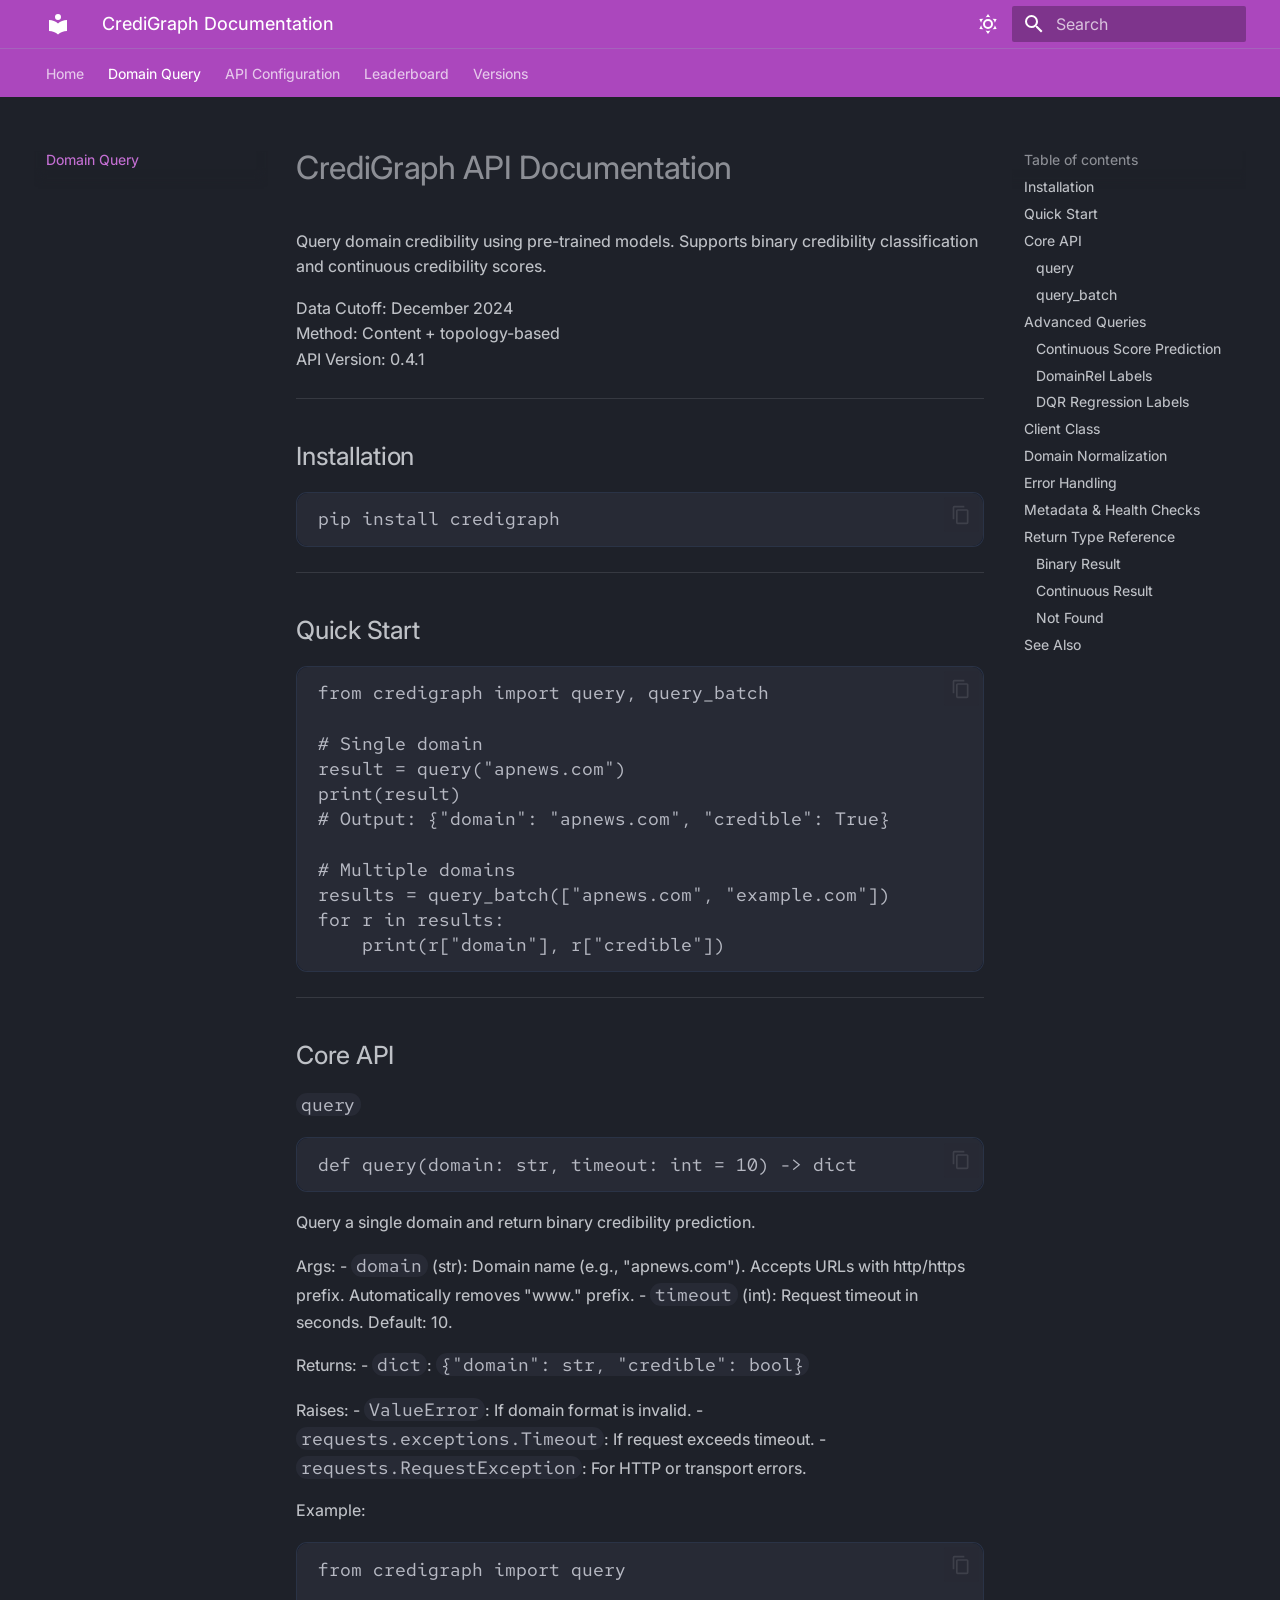
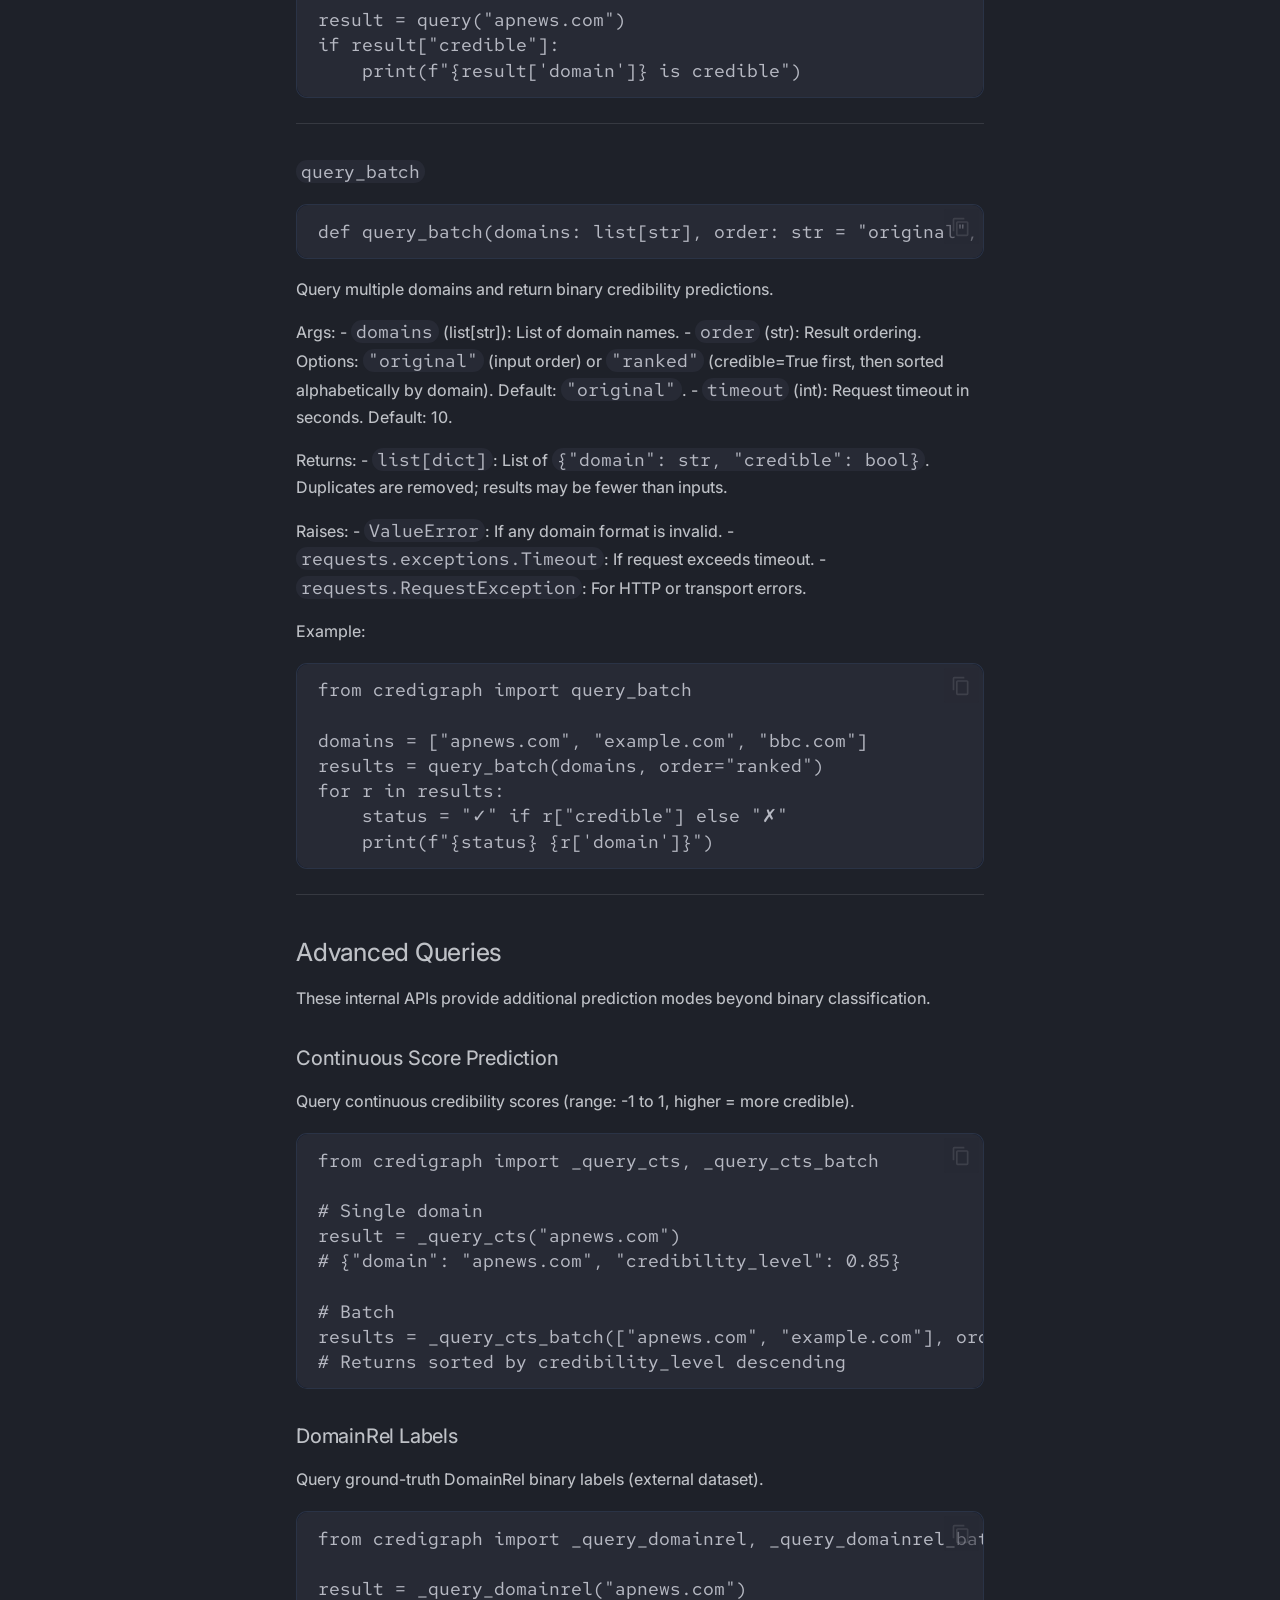
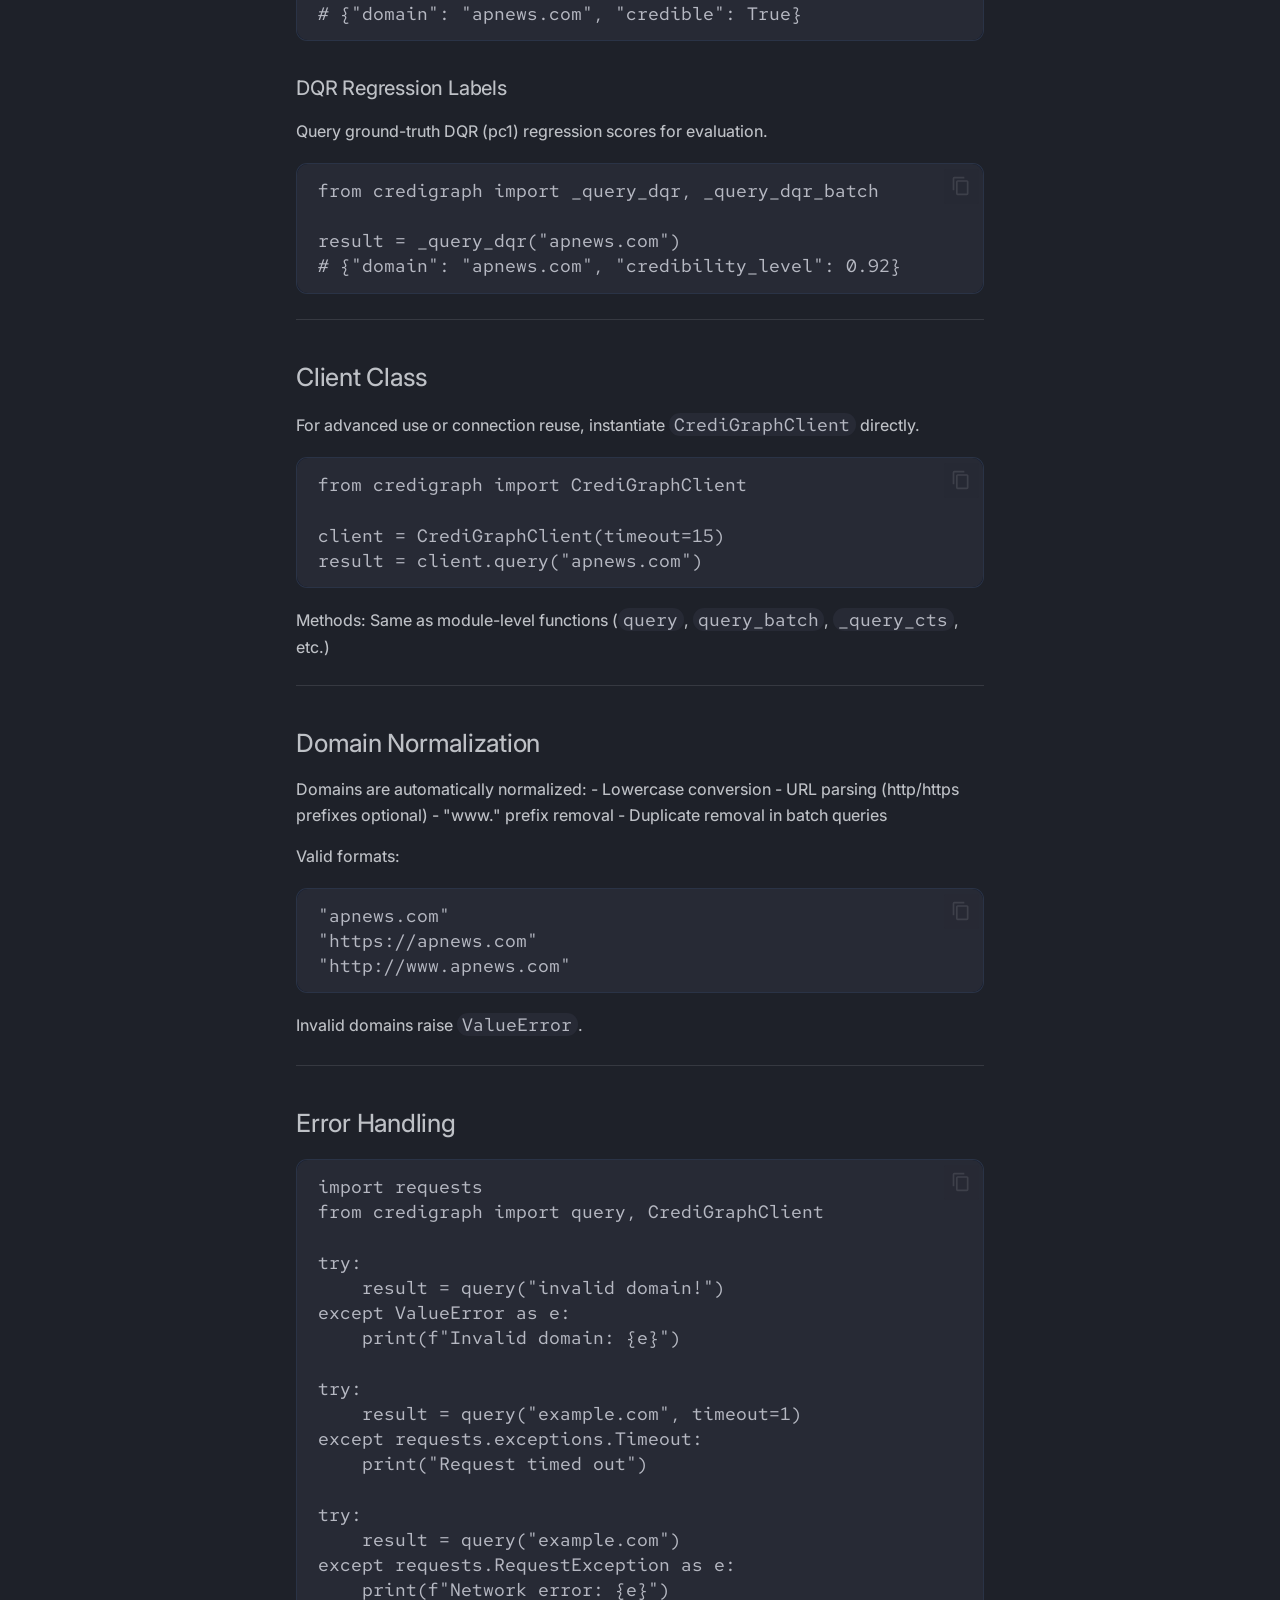
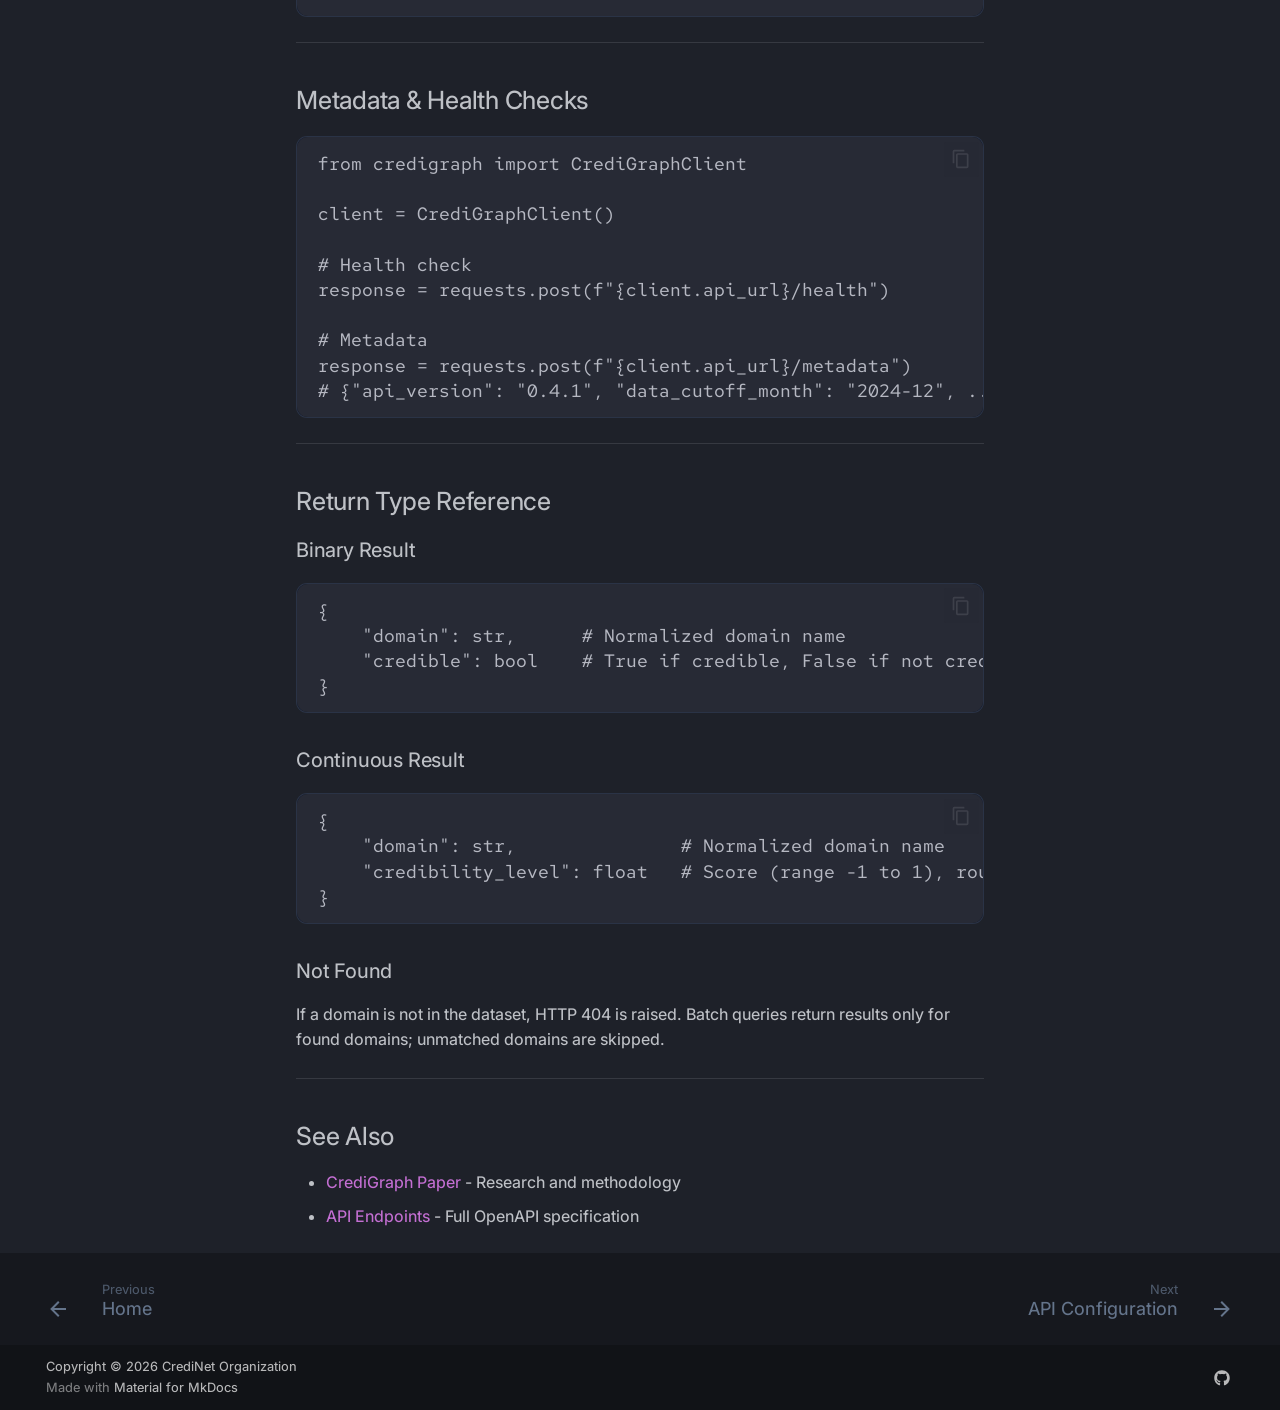
<file: domain-query/index.html>
<!doctype html>
<html lang="en" class="no-js">
  <head>
    
      <meta charset="utf-8">
      <meta name="viewport" content="width=device-width,initial-scale=1">
      
      
      
        <link rel="canonical" href="https://sitename.example/domain-query/">
      
      
        <link rel="prev" href="..">
      
      
        <link rel="next" href="../api-configuration/">
      
      
        
      
      
      <link rel="icon" href="../assets/images/favicon.png">
      <meta name="generator" content="mkdocs-1.6.1, mkdocs-material-9.7.6">
    
    
      
        <title>Domain Query - CrediGraph Documentation</title>
      
    
    
      <link rel="stylesheet" href="../assets/stylesheets/main.484c7ddc.min.css">
      
        
        <link rel="stylesheet" href="../assets/stylesheets/palette.ab4e12ef.min.css">
      
      


    
    
      
    
    
      
        
        
        <link rel="preconnect" href="https://fonts.gstatic.com" crossorigin>
        <link rel="stylesheet" href="https://fonts.googleapis.com/css?family=Inter:300,300i,400,400i,700,700i%7CRed+Hat+Mono:400,400i,700,700i&display=fallback">
        <style>:root{--md-text-font:"Inter";--md-code-font:"Red Hat Mono"}</style>
      
    
    
      <link rel="stylesheet" href="../stylesheets/custom.css">
    
    <script>__md_scope=new URL("..",location),__md_hash=e=>[...e].reduce(((e,_)=>(e<<5)-e+_.charCodeAt(0)),0),__md_get=(e,_=localStorage,t=__md_scope)=>JSON.parse(_.getItem(t.pathname+"."+e)),__md_set=(e,_,t=localStorage,a=__md_scope)=>{try{t.setItem(a.pathname+"."+e,JSON.stringify(_))}catch(e){}}</script>
    
      

    
    
  </head>
  
  
    
    
      
    
    
    
    
    <body dir="ltr" data-md-color-scheme="slate" data-md-color-primary="purple" data-md-color-accent="amber">
  
    
    <input class="md-toggle" data-md-toggle="drawer" type="checkbox" id="__drawer" autocomplete="off">
    <input class="md-toggle" data-md-toggle="search" type="checkbox" id="__search" autocomplete="off">
    <label class="md-overlay" for="__drawer"></label>
    <div data-md-component="skip">
      
        
        <a href="#credigraph-api-documentation" class="md-skip">
          Skip to content
        </a>
      
    </div>
    <div data-md-component="announce">
      
    </div>
    
    
      

<header class="md-header" data-md-component="header">
  <nav class="md-header__inner md-grid" aria-label="Header">
    <a href=".." title="CrediGraph Documentation" class="md-header__button md-logo" aria-label="CrediGraph Documentation" data-md-component="logo">
      
  
  <svg xmlns="http://www.w3.org/2000/svg" viewBox="0 0 24 24"><path d="M12 8a3 3 0 0 0 3-3 3 3 0 0 0-3-3 3 3 0 0 0-3 3 3 3 0 0 0 3 3m0 3.54C9.64 9.35 6.5 8 3 8v11c3.5 0 6.64 1.35 9 3.54 2.36-2.19 5.5-3.54 9-3.54V8c-3.5 0-6.64 1.35-9 3.54"/></svg>

    </a>
    <label class="md-header__button md-icon" for="__drawer">
      
      <svg xmlns="http://www.w3.org/2000/svg" viewBox="0 0 24 24"><path d="M3 6h18v2H3zm0 5h18v2H3zm0 5h18v2H3z"/></svg>
    </label>
    <div class="md-header__title" data-md-component="header-title">
      <div class="md-header__ellipsis">
        <div class="md-header__topic">
          <span class="md-ellipsis">
            CrediGraph Documentation
          </span>
        </div>
        <div class="md-header__topic" data-md-component="header-topic">
          <span class="md-ellipsis">
            
              Domain Query
            
          </span>
        </div>
      </div>
    </div>
    
      
        <form class="md-header__option" data-md-component="palette">
  
    
    
    
    <input class="md-option" data-md-color-media="" data-md-color-scheme="slate" data-md-color-primary="purple" data-md-color-accent="amber"  aria-label="Switch to light mode"  type="radio" name="__palette" id="__palette_0">
    
      <label class="md-header__button md-icon" title="Switch to light mode" for="__palette_1" hidden>
        <svg xmlns="http://www.w3.org/2000/svg" viewBox="0 0 24 24"><path d="M12 7a5 5 0 0 1 5 5 5 5 0 0 1-5 5 5 5 0 0 1-5-5 5 5 0 0 1 5-5m0 2a3 3 0 0 0-3 3 3 3 0 0 0 3 3 3 3 0 0 0 3-3 3 3 0 0 0-3-3m0-7 2.39 3.42C13.65 5.15 12.84 5 12 5s-1.65.15-2.39.42zM3.34 7l4.16-.35A7.2 7.2 0 0 0 5.94 8.5c-.44.74-.69 1.5-.83 2.29zm.02 10 1.76-3.77a7.131 7.131 0 0 0 2.38 4.14zM20.65 7l-1.77 3.79a7.02 7.02 0 0 0-2.38-4.15zm-.01 10-4.14.36c.59-.51 1.12-1.14 1.54-1.86.42-.73.69-1.5.83-2.29zM12 22l-2.41-3.44c.74.27 1.55.44 2.41.44.82 0 1.63-.17 2.37-.44z"/></svg>
      </label>
    
  
    
    
    
    <input class="md-option" data-md-color-media="" data-md-color-scheme="default" data-md-color-primary="indigo" data-md-color-accent="teal"  aria-label="Switch to dark mode"  type="radio" name="__palette" id="__palette_1">
    
      <label class="md-header__button md-icon" title="Switch to dark mode" for="__palette_0" hidden>
        <svg xmlns="http://www.w3.org/2000/svg" viewBox="0 0 24 24"><path d="m17.75 4.09-2.53 1.94.91 3.06-2.63-1.81-2.63 1.81.91-3.06-2.53-1.94L12.44 4l1.06-3 1.06 3zm3.5 6.91-1.64 1.25.59 1.98-1.7-1.17-1.7 1.17.59-1.98L15.75 11l2.06-.05L18.5 9l.69 1.95zm-2.28 4.95c.83-.08 1.72 1.1 1.19 1.85-.32.45-.66.87-1.08 1.27C15.17 23 8.84 23 4.94 19.07c-3.91-3.9-3.91-10.24 0-14.14.4-.4.82-.76 1.27-1.08.75-.53 1.93.36 1.85 1.19-.27 2.86.69 5.83 2.89 8.02a9.96 9.96 0 0 0 8.02 2.89m-1.64 2.02a12.08 12.08 0 0 1-7.8-3.47c-2.17-2.19-3.33-5-3.49-7.82-2.81 3.14-2.7 7.96.31 10.98 3.02 3.01 7.84 3.12 10.98.31"/></svg>
      </label>
    
  
</form>
      
    
    
      <script>var palette=__md_get("__palette");if(palette&&palette.color){if("(prefers-color-scheme)"===palette.color.media){var media=matchMedia("(prefers-color-scheme: light)"),input=document.querySelector(media.matches?"[data-md-color-media='(prefers-color-scheme: light)']":"[data-md-color-media='(prefers-color-scheme: dark)']");palette.color.media=input.getAttribute("data-md-color-media"),palette.color.scheme=input.getAttribute("data-md-color-scheme"),palette.color.primary=input.getAttribute("data-md-color-primary"),palette.color.accent=input.getAttribute("data-md-color-accent")}for(var[key,value]of Object.entries(palette.color))document.body.setAttribute("data-md-color-"+key,value)}</script>
    
    
    
      
      
        <label class="md-header__button md-icon" for="__search">
          
          <svg xmlns="http://www.w3.org/2000/svg" viewBox="0 0 24 24"><path d="M9.5 3A6.5 6.5 0 0 1 16 9.5c0 1.61-.59 3.09-1.56 4.23l.27.27h.79l5 5-1.5 1.5-5-5v-.79l-.27-.27A6.52 6.52 0 0 1 9.5 16 6.5 6.5 0 0 1 3 9.5 6.5 6.5 0 0 1 9.5 3m0 2C7 5 5 7 5 9.5S7 14 9.5 14 14 12 14 9.5 12 5 9.5 5"/></svg>
        </label>
        <div class="md-search" data-md-component="search" role="dialog">
  <label class="md-search__overlay" for="__search"></label>
  <div class="md-search__inner" role="search">
    <form class="md-search__form" name="search">
      <input type="text" class="md-search__input" name="query" aria-label="Search" placeholder="Search" autocapitalize="off" autocorrect="off" autocomplete="off" spellcheck="false" data-md-component="search-query" required>
      <label class="md-search__icon md-icon" for="__search">
        
        <svg xmlns="http://www.w3.org/2000/svg" viewBox="0 0 24 24"><path d="M9.5 3A6.5 6.5 0 0 1 16 9.5c0 1.61-.59 3.09-1.56 4.23l.27.27h.79l5 5-1.5 1.5-5-5v-.79l-.27-.27A6.52 6.52 0 0 1 9.5 16 6.5 6.5 0 0 1 3 9.5 6.5 6.5 0 0 1 9.5 3m0 2C7 5 5 7 5 9.5S7 14 9.5 14 14 12 14 9.5 12 5 9.5 5"/></svg>
        
        <svg xmlns="http://www.w3.org/2000/svg" viewBox="0 0 24 24"><path d="M20 11v2H8l5.5 5.5-1.42 1.42L4.16 12l7.92-7.92L13.5 5.5 8 11z"/></svg>
      </label>
      <nav class="md-search__options" aria-label="Search">
        
        <button type="reset" class="md-search__icon md-icon" title="Clear" aria-label="Clear" tabindex="-1">
          
          <svg xmlns="http://www.w3.org/2000/svg" viewBox="0 0 24 24"><path d="M19 6.41 17.59 5 12 10.59 6.41 5 5 6.41 10.59 12 5 17.59 6.41 19 12 13.41 17.59 19 19 17.59 13.41 12z"/></svg>
        </button>
      </nav>
      
    </form>
    <div class="md-search__output">
      <div class="md-search__scrollwrap" tabindex="0" data-md-scrollfix>
        <div class="md-search-result" data-md-component="search-result">
          <div class="md-search-result__meta">
            Initializing search
          </div>
          <ol class="md-search-result__list" role="presentation"></ol>
        </div>
      </div>
    </div>
  </div>
</div>
      
    
    
  </nav>
  
</header>
    
    <div class="md-container" data-md-component="container">
      
      
        
          
            
<nav class="md-tabs" aria-label="Tabs" data-md-component="tabs">
  <div class="md-grid">
    <ul class="md-tabs__list">
      
        
  
  
  
  
    <li class="md-tabs__item">
      <a href=".." class="md-tabs__link">
        
  
  
    
  
  Home

      </a>
    </li>
  

      
        
  
  
  
    
  
  
    <li class="md-tabs__item md-tabs__item--active">
      <a href="./" class="md-tabs__link">
        
  
  
    
  
  Domain Query

      </a>
    </li>
  

      
        
  
  
  
  
    <li class="md-tabs__item">
      <a href="../api-configuration/" class="md-tabs__link">
        
  
  
    
  
  API Configuration

      </a>
    </li>
  

      
        
  
  
  
  
    <li class="md-tabs__item">
      <a href="../leaderboard/" class="md-tabs__link">
        
  
  
    
  
  Leaderboard

      </a>
    </li>
  

      
        
  
  
  
  
    <li class="md-tabs__item">
      <a href="../versions/" class="md-tabs__link">
        
  
  
    
  
  Versions

      </a>
    </li>
  

      
    </ul>
  </div>
</nav>
          
        
      
      <main class="md-main" data-md-component="main">
        <div class="md-main__inner md-grid">
          
            
              
              <div class="md-sidebar md-sidebar--primary" data-md-component="sidebar" data-md-type="navigation" >
                <div class="md-sidebar__scrollwrap">
                  <div class="md-sidebar__inner">
                    


  


<nav class="md-nav md-nav--primary md-nav--lifted" aria-label="Navigation" data-md-level="0">
  <label class="md-nav__title" for="__drawer">
    <a href=".." title="CrediGraph Documentation" class="md-nav__button md-logo" aria-label="CrediGraph Documentation" data-md-component="logo">
      
  
  <svg xmlns="http://www.w3.org/2000/svg" viewBox="0 0 24 24"><path d="M12 8a3 3 0 0 0 3-3 3 3 0 0 0-3-3 3 3 0 0 0-3 3 3 3 0 0 0 3 3m0 3.54C9.64 9.35 6.5 8 3 8v11c3.5 0 6.64 1.35 9 3.54 2.36-2.19 5.5-3.54 9-3.54V8c-3.5 0-6.64 1.35-9 3.54"/></svg>

    </a>
    CrediGraph Documentation
  </label>
  
  <ul class="md-nav__list" data-md-scrollfix>
    
      
      
  
  
  
  
    <li class="md-nav__item">
      <a href=".." class="md-nav__link">
        
  
  
  <span class="md-ellipsis">
    
  
    Home
  

    
  </span>
  
  

      </a>
    </li>
  

    
      
      
  
  
    
  
  
  
    <li class="md-nav__item md-nav__item--active">
      
      <input class="md-nav__toggle md-toggle" type="checkbox" id="__toc">
      
      
        
      
      
        <label class="md-nav__link md-nav__link--active" for="__toc">
          
  
  
  <span class="md-ellipsis">
    
  
    Domain Query
  

    
  </span>
  
  

          <span class="md-nav__icon md-icon"></span>
        </label>
      
      <a href="./" class="md-nav__link md-nav__link--active">
        
  
  
  <span class="md-ellipsis">
    
  
    Domain Query
  

    
  </span>
  
  

      </a>
      
        

<nav class="md-nav md-nav--secondary" aria-label="Table of contents">
  
  
  
    
  
  
    <label class="md-nav__title" for="__toc">
      <span class="md-nav__icon md-icon"></span>
      Table of contents
    </label>
    <ul class="md-nav__list" data-md-component="toc" data-md-scrollfix>
      
        <li class="md-nav__item">
  <a href="#installation" class="md-nav__link">
    <span class="md-ellipsis">
      
        Installation
      
    </span>
  </a>
  
</li>
      
        <li class="md-nav__item">
  <a href="#quick-start" class="md-nav__link">
    <span class="md-ellipsis">
      
        Quick Start
      
    </span>
  </a>
  
</li>
      
        <li class="md-nav__item">
  <a href="#core-api" class="md-nav__link">
    <span class="md-ellipsis">
      
        Core API
      
    </span>
  </a>
  
    <nav class="md-nav" aria-label="Core API">
      <ul class="md-nav__list">
        
          <li class="md-nav__item">
  <a href="#query" class="md-nav__link">
    <span class="md-ellipsis">
      
        query
      
    </span>
  </a>
  
</li>
        
          <li class="md-nav__item">
  <a href="#query_batch" class="md-nav__link">
    <span class="md-ellipsis">
      
        query_batch
      
    </span>
  </a>
  
</li>
        
      </ul>
    </nav>
  
</li>
      
        <li class="md-nav__item">
  <a href="#advanced-queries" class="md-nav__link">
    <span class="md-ellipsis">
      
        Advanced Queries
      
    </span>
  </a>
  
    <nav class="md-nav" aria-label="Advanced Queries">
      <ul class="md-nav__list">
        
          <li class="md-nav__item">
  <a href="#continuous-score-prediction" class="md-nav__link">
    <span class="md-ellipsis">
      
        Continuous Score Prediction
      
    </span>
  </a>
  
</li>
        
          <li class="md-nav__item">
  <a href="#domainrel-labels" class="md-nav__link">
    <span class="md-ellipsis">
      
        DomainRel Labels
      
    </span>
  </a>
  
</li>
        
          <li class="md-nav__item">
  <a href="#dqr-regression-labels" class="md-nav__link">
    <span class="md-ellipsis">
      
        DQR Regression Labels
      
    </span>
  </a>
  
</li>
        
      </ul>
    </nav>
  
</li>
      
        <li class="md-nav__item">
  <a href="#client-class" class="md-nav__link">
    <span class="md-ellipsis">
      
        Client Class
      
    </span>
  </a>
  
</li>
      
        <li class="md-nav__item">
  <a href="#domain-normalization" class="md-nav__link">
    <span class="md-ellipsis">
      
        Domain Normalization
      
    </span>
  </a>
  
</li>
      
        <li class="md-nav__item">
  <a href="#error-handling" class="md-nav__link">
    <span class="md-ellipsis">
      
        Error Handling
      
    </span>
  </a>
  
</li>
      
        <li class="md-nav__item">
  <a href="#metadata-health-checks" class="md-nav__link">
    <span class="md-ellipsis">
      
        Metadata &amp; Health Checks
      
    </span>
  </a>
  
</li>
      
        <li class="md-nav__item">
  <a href="#return-type-reference" class="md-nav__link">
    <span class="md-ellipsis">
      
        Return Type Reference
      
    </span>
  </a>
  
    <nav class="md-nav" aria-label="Return Type Reference">
      <ul class="md-nav__list">
        
          <li class="md-nav__item">
  <a href="#binary-result" class="md-nav__link">
    <span class="md-ellipsis">
      
        Binary Result
      
    </span>
  </a>
  
</li>
        
          <li class="md-nav__item">
  <a href="#continuous-result" class="md-nav__link">
    <span class="md-ellipsis">
      
        Continuous Result
      
    </span>
  </a>
  
</li>
        
          <li class="md-nav__item">
  <a href="#not-found" class="md-nav__link">
    <span class="md-ellipsis">
      
        Not Found
      
    </span>
  </a>
  
</li>
        
      </ul>
    </nav>
  
</li>
      
        <li class="md-nav__item">
  <a href="#see-also" class="md-nav__link">
    <span class="md-ellipsis">
      
        See Also
      
    </span>
  </a>
  
</li>
      
    </ul>
  
</nav>
      
    </li>
  

    
      
      
  
  
  
  
    <li class="md-nav__item">
      <a href="../api-configuration/" class="md-nav__link">
        
  
  
  <span class="md-ellipsis">
    
  
    API Configuration
  

    
  </span>
  
  

      </a>
    </li>
  

    
      
      
  
  
  
  
    <li class="md-nav__item">
      <a href="../leaderboard/" class="md-nav__link">
        
  
  
  <span class="md-ellipsis">
    
  
    Leaderboard
  

    
  </span>
  
  

      </a>
    </li>
  

    
      
      
  
  
  
  
    <li class="md-nav__item">
      <a href="../versions/" class="md-nav__link">
        
  
  
  <span class="md-ellipsis">
    
  
    Versions
  

    
  </span>
  
  

      </a>
    </li>
  

    
  </ul>
</nav>
                  </div>
                </div>
              </div>
            
            
              
              <div class="md-sidebar md-sidebar--secondary" data-md-component="sidebar" data-md-type="toc" >
                <div class="md-sidebar__scrollwrap">
                  <div class="md-sidebar__inner">
                    

<nav class="md-nav md-nav--secondary" aria-label="Table of contents">
  
  
  
    
  
  
    <label class="md-nav__title" for="__toc">
      <span class="md-nav__icon md-icon"></span>
      Table of contents
    </label>
    <ul class="md-nav__list" data-md-component="toc" data-md-scrollfix>
      
        <li class="md-nav__item">
  <a href="#installation" class="md-nav__link">
    <span class="md-ellipsis">
      
        Installation
      
    </span>
  </a>
  
</li>
      
        <li class="md-nav__item">
  <a href="#quick-start" class="md-nav__link">
    <span class="md-ellipsis">
      
        Quick Start
      
    </span>
  </a>
  
</li>
      
        <li class="md-nav__item">
  <a href="#core-api" class="md-nav__link">
    <span class="md-ellipsis">
      
        Core API
      
    </span>
  </a>
  
    <nav class="md-nav" aria-label="Core API">
      <ul class="md-nav__list">
        
          <li class="md-nav__item">
  <a href="#query" class="md-nav__link">
    <span class="md-ellipsis">
      
        query
      
    </span>
  </a>
  
</li>
        
          <li class="md-nav__item">
  <a href="#query_batch" class="md-nav__link">
    <span class="md-ellipsis">
      
        query_batch
      
    </span>
  </a>
  
</li>
        
      </ul>
    </nav>
  
</li>
      
        <li class="md-nav__item">
  <a href="#advanced-queries" class="md-nav__link">
    <span class="md-ellipsis">
      
        Advanced Queries
      
    </span>
  </a>
  
    <nav class="md-nav" aria-label="Advanced Queries">
      <ul class="md-nav__list">
        
          <li class="md-nav__item">
  <a href="#continuous-score-prediction" class="md-nav__link">
    <span class="md-ellipsis">
      
        Continuous Score Prediction
      
    </span>
  </a>
  
</li>
        
          <li class="md-nav__item">
  <a href="#domainrel-labels" class="md-nav__link">
    <span class="md-ellipsis">
      
        DomainRel Labels
      
    </span>
  </a>
  
</li>
        
          <li class="md-nav__item">
  <a href="#dqr-regression-labels" class="md-nav__link">
    <span class="md-ellipsis">
      
        DQR Regression Labels
      
    </span>
  </a>
  
</li>
        
      </ul>
    </nav>
  
</li>
      
        <li class="md-nav__item">
  <a href="#client-class" class="md-nav__link">
    <span class="md-ellipsis">
      
        Client Class
      
    </span>
  </a>
  
</li>
      
        <li class="md-nav__item">
  <a href="#domain-normalization" class="md-nav__link">
    <span class="md-ellipsis">
      
        Domain Normalization
      
    </span>
  </a>
  
</li>
      
        <li class="md-nav__item">
  <a href="#error-handling" class="md-nav__link">
    <span class="md-ellipsis">
      
        Error Handling
      
    </span>
  </a>
  
</li>
      
        <li class="md-nav__item">
  <a href="#metadata-health-checks" class="md-nav__link">
    <span class="md-ellipsis">
      
        Metadata &amp; Health Checks
      
    </span>
  </a>
  
</li>
      
        <li class="md-nav__item">
  <a href="#return-type-reference" class="md-nav__link">
    <span class="md-ellipsis">
      
        Return Type Reference
      
    </span>
  </a>
  
    <nav class="md-nav" aria-label="Return Type Reference">
      <ul class="md-nav__list">
        
          <li class="md-nav__item">
  <a href="#binary-result" class="md-nav__link">
    <span class="md-ellipsis">
      
        Binary Result
      
    </span>
  </a>
  
</li>
        
          <li class="md-nav__item">
  <a href="#continuous-result" class="md-nav__link">
    <span class="md-ellipsis">
      
        Continuous Result
      
    </span>
  </a>
  
</li>
        
          <li class="md-nav__item">
  <a href="#not-found" class="md-nav__link">
    <span class="md-ellipsis">
      
        Not Found
      
    </span>
  </a>
  
</li>
        
      </ul>
    </nav>
  
</li>
      
        <li class="md-nav__item">
  <a href="#see-also" class="md-nav__link">
    <span class="md-ellipsis">
      
        See Also
      
    </span>
  </a>
  
</li>
      
    </ul>
  
</nav>
                  </div>
                </div>
              </div>
            
          
          
            <div class="md-content" data-md-component="content">
              
              <article class="md-content__inner md-typeset">
                
                  



<h1 id="credigraph-api-documentation">CrediGraph API Documentation</h1>
<p>Query domain credibility using pre-trained models. Supports binary credibility classification and continuous credibility scores.</p>
<p><strong>Data Cutoff:</strong> December 2024<br />
<strong>Method:</strong> Content + topology-based<br />
<strong>API Version:</strong> 0.4.1</p>
<hr />
<h2 id="installation">Installation</h2>
<pre><code class="language-bash">pip install credigraph
</code></pre>
<hr />
<h2 id="quick-start">Quick Start</h2>
<pre><code class="language-python">from credigraph import query, query_batch

# Single domain
result = query(&quot;apnews.com&quot;)
print(result)
# Output: {&quot;domain&quot;: &quot;apnews.com&quot;, &quot;credible&quot;: True}

# Multiple domains
results = query_batch([&quot;apnews.com&quot;, &quot;example.com&quot;])
for r in results:
    print(r[&quot;domain&quot;], r[&quot;credible&quot;])
</code></pre>
<hr />
<h2 id="core-api">Core API</h2>
<h3 id="query"><code>query</code></h3>
<pre><code class="language-python">def query(domain: str, timeout: int = 10) -&gt; dict
</code></pre>
<p>Query a single domain and return binary credibility prediction.</p>
<p><strong>Args:</strong>
- <code>domain</code> (str): Domain name (e.g., "apnews.com"). Accepts URLs with http/https prefix. Automatically removes "www." prefix.
- <code>timeout</code> (int): Request timeout in seconds. Default: 10.</p>
<p><strong>Returns:</strong>
- <code>dict</code>: <code>{"domain": str, "credible": bool}</code></p>
<p><strong>Raises:</strong>
- <code>ValueError</code>: If domain format is invalid.
- <code>requests.exceptions.Timeout</code>: If request exceeds timeout.
- <code>requests.RequestException</code>: For HTTP or transport errors.</p>
<p><strong>Example:</strong></p>
<pre><code class="language-python">from credigraph import query

result = query(&quot;apnews.com&quot;)
if result[&quot;credible&quot;]:
    print(f&quot;{result['domain']} is credible&quot;)
</code></pre>
<hr />
<h3 id="query_batch"><code>query_batch</code></h3>
<pre><code class="language-python">def query_batch(domains: list[str], order: str = &quot;original&quot;, timeout: int = 10) -&gt; list[dict]
</code></pre>
<p>Query multiple domains and return binary credibility predictions.</p>
<p><strong>Args:</strong>
- <code>domains</code> (list[str]): List of domain names.
- <code>order</code> (str): Result ordering. Options: <code>"original"</code> (input order) or <code>"ranked"</code> (credible=True first, then sorted alphabetically by domain). Default: <code>"original"</code>.
- <code>timeout</code> (int): Request timeout in seconds. Default: 10.</p>
<p><strong>Returns:</strong>
- <code>list[dict]</code>: List of <code>{"domain": str, "credible": bool}</code>. Duplicates are removed; results may be fewer than inputs.</p>
<p><strong>Raises:</strong>
- <code>ValueError</code>: If any domain format is invalid.
- <code>requests.exceptions.Timeout</code>: If request exceeds timeout.
- <code>requests.RequestException</code>: For HTTP or transport errors.</p>
<p><strong>Example:</strong></p>
<pre><code class="language-python">from credigraph import query_batch

domains = [&quot;apnews.com&quot;, &quot;example.com&quot;, &quot;bbc.com&quot;]
results = query_batch(domains, order=&quot;ranked&quot;)
for r in results:
    status = &quot;✓&quot; if r[&quot;credible&quot;] else &quot;✗&quot;
    print(f&quot;{status} {r['domain']}&quot;)
</code></pre>
<hr />
<h2 id="advanced-queries">Advanced Queries</h2>
<p>These internal APIs provide additional prediction modes beyond binary classification.</p>
<h3 id="continuous-score-prediction">Continuous Score Prediction</h3>
<p>Query continuous credibility scores (range: -1 to 1, higher = more credible).</p>
<pre><code class="language-python">from credigraph import _query_cts, _query_cts_batch

# Single domain
result = _query_cts(&quot;apnews.com&quot;)
# {&quot;domain&quot;: &quot;apnews.com&quot;, &quot;credibility_level&quot;: 0.85}

# Batch
results = _query_cts_batch([&quot;apnews.com&quot;, &quot;example.com&quot;], order=&quot;ranked&quot;)
# Returns sorted by credibility_level descending
</code></pre>
<h3 id="domainrel-labels">DomainRel Labels</h3>
<p>Query ground-truth DomainRel binary labels (external dataset).</p>
<pre><code class="language-python">from credigraph import _query_domainrel, _query_domainrel_batch

result = _query_domainrel(&quot;apnews.com&quot;)
# {&quot;domain&quot;: &quot;apnews.com&quot;, &quot;credible&quot;: True}
</code></pre>
<h3 id="dqr-regression-labels">DQR Regression Labels</h3>
<p>Query ground-truth DQR (pc1) regression scores for evaluation.</p>
<pre><code class="language-python">from credigraph import _query_dqr, _query_dqr_batch

result = _query_dqr(&quot;apnews.com&quot;)
# {&quot;domain&quot;: &quot;apnews.com&quot;, &quot;credibility_level&quot;: 0.92}
</code></pre>
<hr />
<h2 id="client-class">Client Class</h2>
<p>For advanced use or connection reuse, instantiate <code>CrediGraphClient</code> directly.</p>
<pre><code class="language-python">from credigraph import CrediGraphClient

client = CrediGraphClient(timeout=15)
result = client.query(&quot;apnews.com&quot;)
</code></pre>
<p><strong>Methods:</strong> Same as module-level functions (<code>query</code>, <code>query_batch</code>, <code>_query_cts</code>, etc.)</p>
<hr />
<h2 id="domain-normalization">Domain Normalization</h2>
<p>Domains are automatically normalized:
- Lowercase conversion
- URL parsing (http/https prefixes optional)
- "www." prefix removal
- Duplicate removal in batch queries</p>
<p>Valid formats:</p>
<pre><code>&quot;apnews.com&quot;
&quot;https://apnews.com&quot;
&quot;http://www.apnews.com&quot;
</code></pre>
<p>Invalid domains raise <code>ValueError</code>.</p>
<hr />
<h2 id="error-handling">Error Handling</h2>
<pre><code class="language-python">import requests
from credigraph import query, CrediGraphClient

try:
    result = query(&quot;invalid domain!&quot;)
except ValueError as e:
    print(f&quot;Invalid domain: {e}&quot;)

try:
    result = query(&quot;example.com&quot;, timeout=1)
except requests.exceptions.Timeout:
    print(&quot;Request timed out&quot;)

try:
    result = query(&quot;example.com&quot;)
except requests.RequestException as e:
    print(f&quot;Network error: {e}&quot;)
</code></pre>
<hr />
<h2 id="metadata-health-checks">Metadata &amp; Health Checks</h2>
<pre><code class="language-python">from credigraph import CrediGraphClient

client = CrediGraphClient()

# Health check
response = requests.post(f&quot;{client.api_url}/health&quot;)

# Metadata
response = requests.post(f&quot;{client.api_url}/metadata&quot;)
# {&quot;api_version&quot;: &quot;0.4.1&quot;, &quot;data_cutoff_month&quot;: &quot;2024-12&quot;, ...}
</code></pre>
<hr />
<h2 id="return-type-reference">Return Type Reference</h2>
<h3 id="binary-result">Binary Result</h3>
<pre><code class="language-python">{
    &quot;domain&quot;: str,      # Normalized domain name
    &quot;credible&quot;: bool    # True if credible, False if not credible
}
</code></pre>
<h3 id="continuous-result">Continuous Result</h3>
<pre><code class="language-python">{
    &quot;domain&quot;: str,               # Normalized domain name
    &quot;credibility_level&quot;: float   # Score (range -1 to 1), rounded to 2 decimals
}
</code></pre>
<h3 id="not-found">Not Found</h3>
<p>If a domain is not in the dataset, HTTP 404 is raised. Batch queries return results only for found domains; unmatched domains are skipped.</p>
<hr />
<h2 id="see-also">See Also</h2>
<ul>
<li><a href="https://credi-net.github.io">CrediGraph Paper</a> - Research and methodology</li>
<li><a href="../openapi.yaml">API Endpoints</a> - Full OpenAPI specification</li>
</ul>












                
              </article>
            </div>
          
          
<script>var target=document.getElementById(location.hash.slice(1));target&&target.name&&(target.checked=target.name.startsWith("__tabbed_"))</script>
        </div>
        
      </main>
      
        <footer class="md-footer">
  
    
      
      <nav class="md-footer__inner md-grid" aria-label="Footer" >
        
          
          <a href=".." class="md-footer__link md-footer__link--prev" aria-label="Previous: Home">
            <div class="md-footer__button md-icon">
              
              <svg xmlns="http://www.w3.org/2000/svg" viewBox="0 0 24 24"><path d="M20 11v2H8l5.5 5.5-1.42 1.42L4.16 12l7.92-7.92L13.5 5.5 8 11z"/></svg>
            </div>
            <div class="md-footer__title">
              <span class="md-footer__direction">
                Previous
              </span>
              <div class="md-ellipsis">
                Home
              </div>
            </div>
          </a>
        
        
          
          <a href="../api-configuration/" class="md-footer__link md-footer__link--next" aria-label="Next: API Configuration">
            <div class="md-footer__title">
              <span class="md-footer__direction">
                Next
              </span>
              <div class="md-ellipsis">
                API Configuration
              </div>
            </div>
            <div class="md-footer__button md-icon">
              
              <svg xmlns="http://www.w3.org/2000/svg" viewBox="0 0 24 24"><path d="M4 11v2h12l-5.5 5.5 1.42 1.42L19.84 12l-7.92-7.92L10.5 5.5 16 11z"/></svg>
            </div>
          </a>
        
      </nav>
    
  
  <div class="md-footer-meta md-typeset">
    <div class="md-footer-meta__inner md-grid">
      <div class="md-copyright">
  
    <div class="md-copyright__highlight">
      Copyright &copy; 2026 CrediNet Organization
    </div>
  
  
    Made with
    <a href="https://squidfunk.github.io/mkdocs-material/" target="_blank" rel="noopener">
      Material for MkDocs
    </a>
  
</div>
      
        
<div class="md-social">
  
    
    
    
    
      
      
    
    <a href="https://github.com/your-org/your-repo" target="_blank" rel="noopener" title="github.com" class="md-social__link">
      <svg xmlns="http://www.w3.org/2000/svg" viewBox="0 0 512 512"><!--! Font Awesome Free 7.1.0 by @fontawesome - https://fontawesome.com License - https://fontawesome.com/license/free (Icons: CC BY 4.0, Fonts: SIL OFL 1.1, Code: MIT License) Copyright 2025 Fonticons, Inc.--><path d="M173.9 397.4c0 2-2.3 3.6-5.2 3.6-3.3.3-5.6-1.3-5.6-3.6 0-2 2.3-3.6 5.2-3.6 3-.3 5.6 1.3 5.6 3.6m-31.1-4.5c-.7 2 1.3 4.3 4.3 4.9 2.6 1 5.6 0 6.2-2s-1.3-4.3-4.3-5.2c-2.6-.7-5.5.3-6.2 2.3m44.2-1.7c-2.9.7-4.9 2.6-4.6 4.9.3 2 2.9 3.3 5.9 2.6 2.9-.7 4.9-2.6 4.6-4.6-.3-1.9-3-3.2-5.9-2.9M252.8 8C114.1 8 8 113.3 8 252c0 110.9 69.8 205.8 169.5 239.2 12.8 2.3 17.3-5.6 17.3-12.1 0-6.2-.3-40.4-.3-61.4 0 0-70 15-84.7-29.8 0 0-11.4-29.1-27.8-36.6 0 0-22.9-15.7 1.6-15.4 0 0 24.9 2 38.6 25.8 21.9 38.6 58.6 27.5 72.9 20.9 2.3-16 8.8-27.1 16-33.7-55.9-6.2-112.3-14.3-112.3-110.5 0-27.5 7.6-41.3 23.6-58.9-2.6-6.5-11.1-33.3 2.6-67.9 20.9-6.5 69 27 69 27 20-5.6 41.5-8.5 62.8-8.5s42.8 2.9 62.8 8.5c0 0 48.1-33.6 69-27 13.7 34.7 5.2 61.4 2.6 67.9 16 17.7 25.8 31.5 25.8 58.9 0 96.5-58.9 104.2-114.8 110.5 9.2 7.9 17 22.9 17 46.4 0 33.7-.3 75.4-.3 83.6 0 6.5 4.6 14.4 17.3 12.1C436.2 457.8 504 362.9 504 252 504 113.3 391.5 8 252.8 8M105.2 352.9c-1.3 1-1 3.3.7 5.2 1.6 1.6 3.9 2.3 5.2 1 1.3-1 1-3.3-.7-5.2-1.6-1.6-3.9-2.3-5.2-1m-10.8-8.1c-.7 1.3.3 2.9 2.3 3.9 1.6 1 3.6.7 4.3-.7.7-1.3-.3-2.9-2.3-3.9-2-.6-3.6-.3-4.3.7m32.4 35.6c-1.6 1.3-1 4.3 1.3 6.2 2.3 2.3 5.2 2.6 6.5 1 1.3-1.3.7-4.3-1.3-6.2-2.2-2.3-5.2-2.6-6.5-1m-11.4-14.7c-1.6 1-1.6 3.6 0 5.9s4.3 3.3 5.6 2.3c1.6-1.3 1.6-3.9 0-6.2-1.4-2.3-4-3.3-5.6-2"/></svg>
    </a>
  
</div>
      
    </div>
  </div>
</footer>
      
    </div>
    <div class="md-dialog" data-md-component="dialog">
      <div class="md-dialog__inner md-typeset"></div>
    </div>
    
    
    
      
      
      <script id="__config" type="application/json">{"annotate": null, "base": "..", "features": ["navigation.instant", "navigation.tabs", "content.code.copy", "navigation.footer", "content.table.caption"], "search": "../assets/javascripts/workers/search.2c215733.min.js", "tags": null, "translations": {"clipboard.copied": "Copied to clipboard", "clipboard.copy": "Copy to clipboard", "search.result.more.one": "1 more on this page", "search.result.more.other": "# more on this page", "search.result.none": "No matching documents", "search.result.one": "1 matching document", "search.result.other": "# matching documents", "search.result.placeholder": "Type to start searching", "search.result.term.missing": "Missing", "select.version": "Select version"}, "version": null}</script>
    
    
      <script src="../assets/javascripts/bundle.79ae519e.min.js"></script>
      
    
  </body>
</html>
</file>
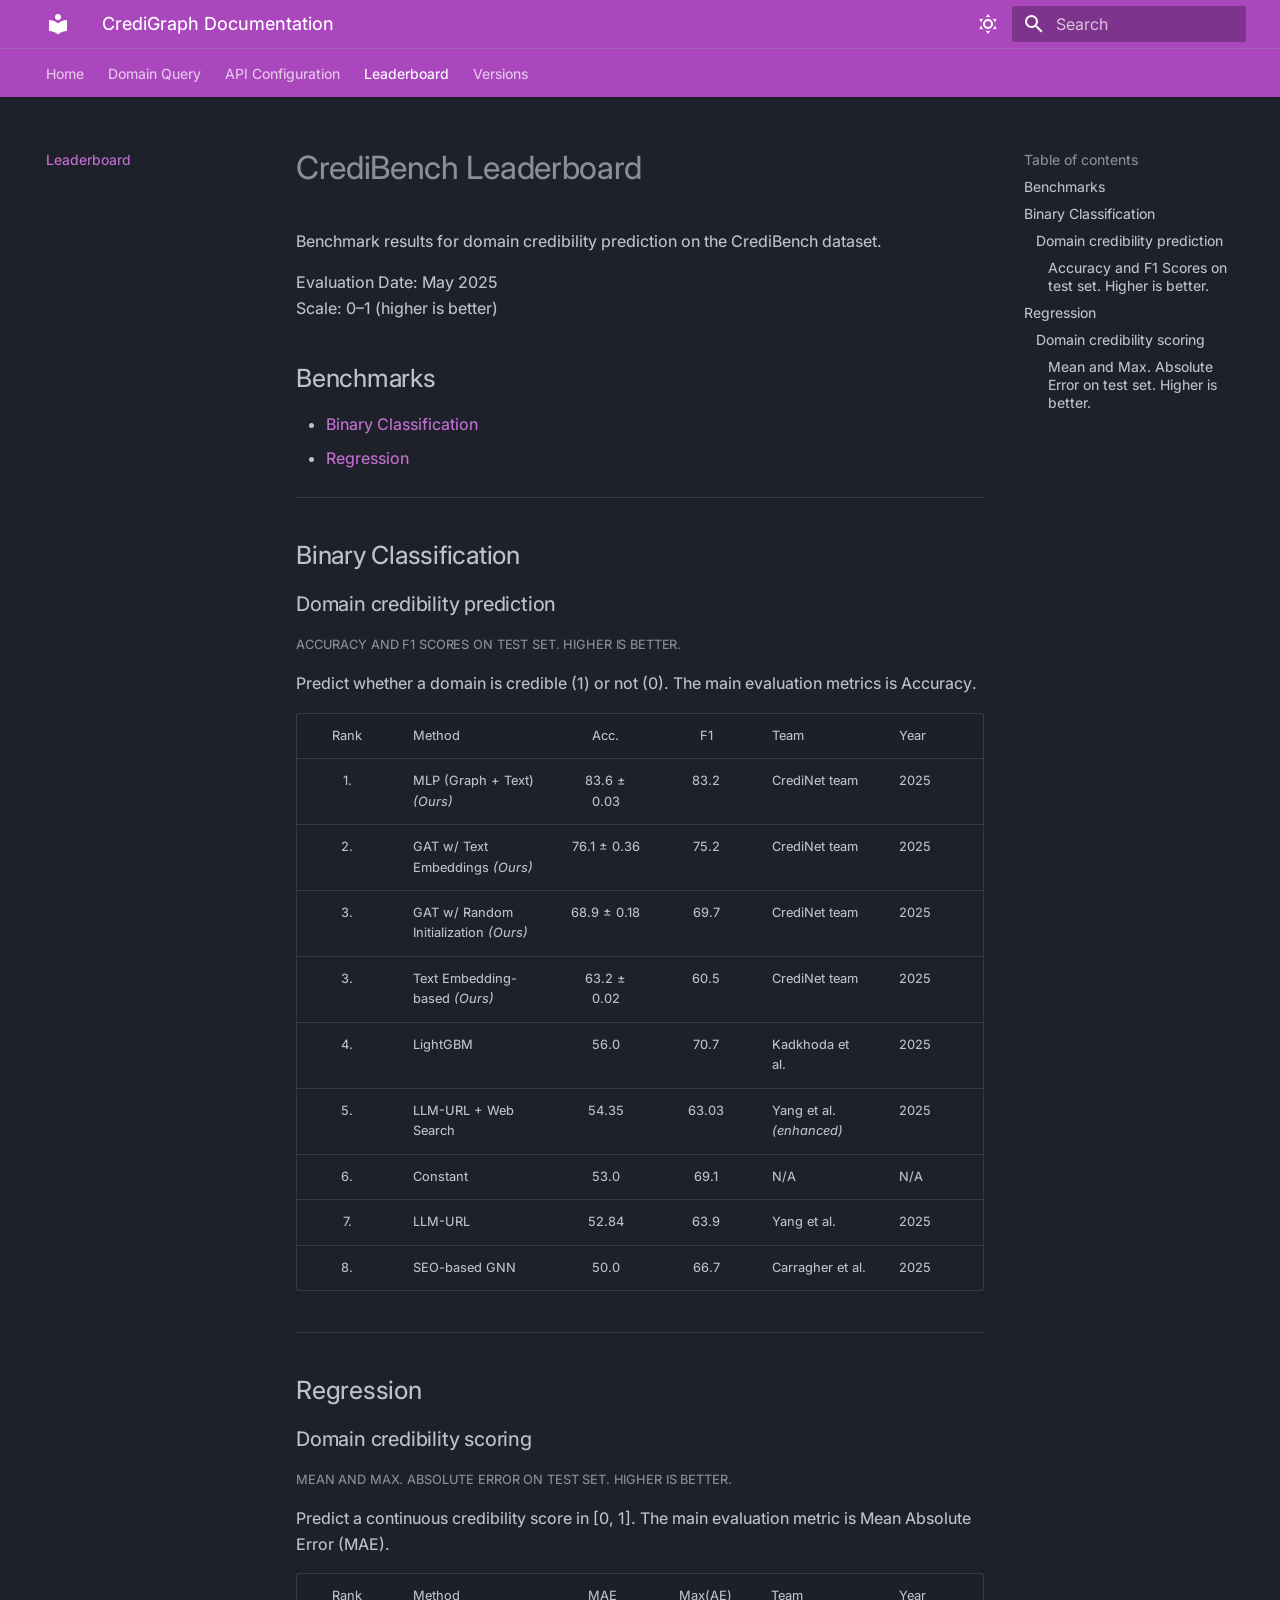
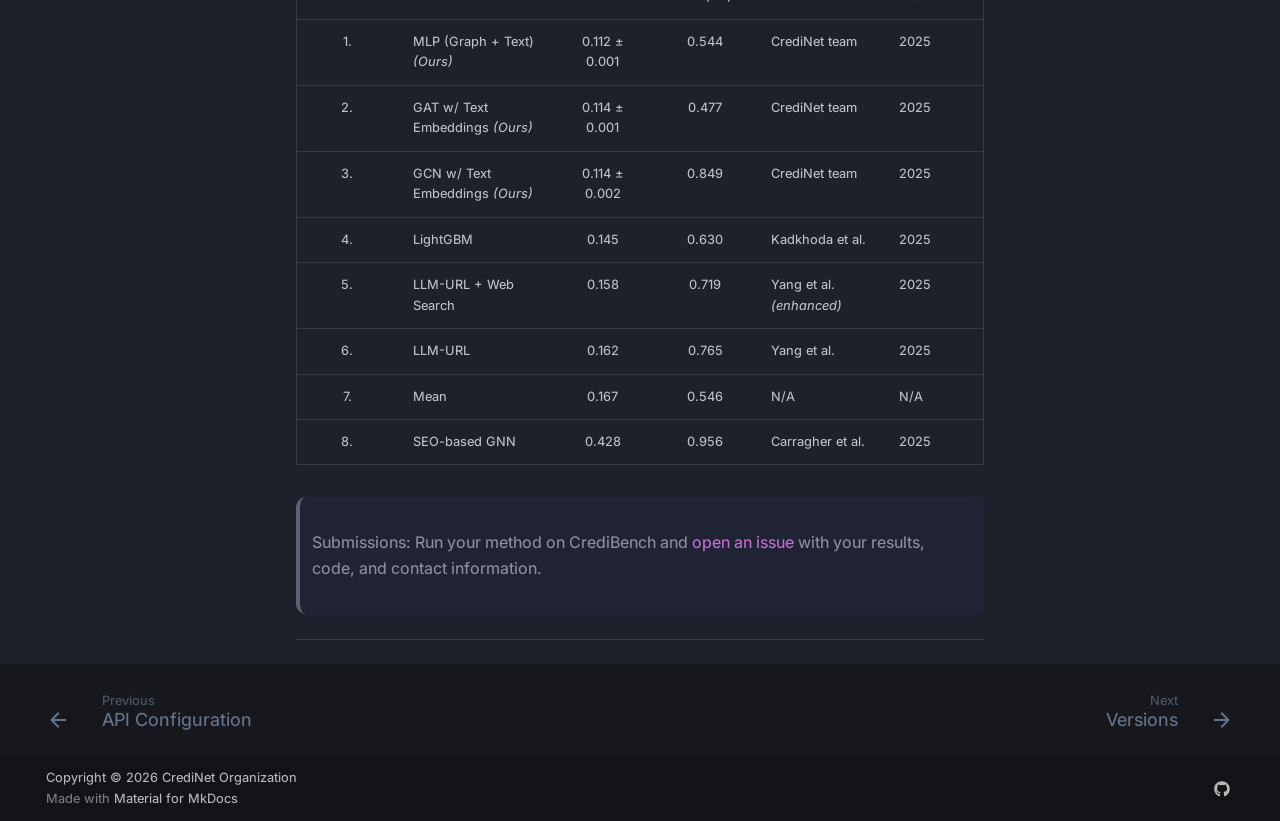
<file: leaderboard/index.html>
<!doctype html>
<html lang="en" class="no-js">
  <head>
    
      <meta charset="utf-8">
      <meta name="viewport" content="width=device-width,initial-scale=1">
      
      
      
        <link rel="canonical" href="https://sitename.example/leaderboard/">
      
      
        <link rel="prev" href="../api-configuration/">
      
      
        <link rel="next" href="../versions/">
      
      
        
      
      
      <link rel="icon" href="../assets/images/favicon.png">
      <meta name="generator" content="mkdocs-1.6.1, mkdocs-material-9.7.6">
    
    
      
        <title>Leaderboard - CrediGraph Documentation</title>
      
    
    
      <link rel="stylesheet" href="../assets/stylesheets/main.484c7ddc.min.css">
      
        
        <link rel="stylesheet" href="../assets/stylesheets/palette.ab4e12ef.min.css">
      
      


    
    
      
    
    
      
        
        
        <link rel="preconnect" href="https://fonts.gstatic.com" crossorigin>
        <link rel="stylesheet" href="https://fonts.googleapis.com/css?family=Inter:300,300i,400,400i,700,700i%7CRed+Hat+Mono:400,400i,700,700i&display=fallback">
        <style>:root{--md-text-font:"Inter";--md-code-font:"Red Hat Mono"}</style>
      
    
    
      <link rel="stylesheet" href="../stylesheets/custom.css">
    
    <script>__md_scope=new URL("..",location),__md_hash=e=>[...e].reduce(((e,_)=>(e<<5)-e+_.charCodeAt(0)),0),__md_get=(e,_=localStorage,t=__md_scope)=>JSON.parse(_.getItem(t.pathname+"."+e)),__md_set=(e,_,t=localStorage,a=__md_scope)=>{try{t.setItem(a.pathname+"."+e,JSON.stringify(_))}catch(e){}}</script>
    
      

    
    
  </head>
  
  
    
    
      
    
    
    
    
    <body dir="ltr" data-md-color-scheme="slate" data-md-color-primary="purple" data-md-color-accent="amber">
  
    
    <input class="md-toggle" data-md-toggle="drawer" type="checkbox" id="__drawer" autocomplete="off">
    <input class="md-toggle" data-md-toggle="search" type="checkbox" id="__search" autocomplete="off">
    <label class="md-overlay" for="__drawer"></label>
    <div data-md-component="skip">
      
        
        <a href="#credibench-leaderboard" class="md-skip">
          Skip to content
        </a>
      
    </div>
    <div data-md-component="announce">
      
    </div>
    
    
      

<header class="md-header" data-md-component="header">
  <nav class="md-header__inner md-grid" aria-label="Header">
    <a href=".." title="CrediGraph Documentation" class="md-header__button md-logo" aria-label="CrediGraph Documentation" data-md-component="logo">
      
  
  <svg xmlns="http://www.w3.org/2000/svg" viewBox="0 0 24 24"><path d="M12 8a3 3 0 0 0 3-3 3 3 0 0 0-3-3 3 3 0 0 0-3 3 3 3 0 0 0 3 3m0 3.54C9.64 9.35 6.5 8 3 8v11c3.5 0 6.64 1.35 9 3.54 2.36-2.19 5.5-3.54 9-3.54V8c-3.5 0-6.64 1.35-9 3.54"/></svg>

    </a>
    <label class="md-header__button md-icon" for="__drawer">
      
      <svg xmlns="http://www.w3.org/2000/svg" viewBox="0 0 24 24"><path d="M3 6h18v2H3zm0 5h18v2H3zm0 5h18v2H3z"/></svg>
    </label>
    <div class="md-header__title" data-md-component="header-title">
      <div class="md-header__ellipsis">
        <div class="md-header__topic">
          <span class="md-ellipsis">
            CrediGraph Documentation
          </span>
        </div>
        <div class="md-header__topic" data-md-component="header-topic">
          <span class="md-ellipsis">
            
              Leaderboard
            
          </span>
        </div>
      </div>
    </div>
    
      
        <form class="md-header__option" data-md-component="palette">
  
    
    
    
    <input class="md-option" data-md-color-media="" data-md-color-scheme="slate" data-md-color-primary="purple" data-md-color-accent="amber"  aria-label="Switch to light mode"  type="radio" name="__palette" id="__palette_0">
    
      <label class="md-header__button md-icon" title="Switch to light mode" for="__palette_1" hidden>
        <svg xmlns="http://www.w3.org/2000/svg" viewBox="0 0 24 24"><path d="M12 7a5 5 0 0 1 5 5 5 5 0 0 1-5 5 5 5 0 0 1-5-5 5 5 0 0 1 5-5m0 2a3 3 0 0 0-3 3 3 3 0 0 0 3 3 3 3 0 0 0 3-3 3 3 0 0 0-3-3m0-7 2.39 3.42C13.65 5.15 12.84 5 12 5s-1.65.15-2.39.42zM3.34 7l4.16-.35A7.2 7.2 0 0 0 5.94 8.5c-.44.74-.69 1.5-.83 2.29zm.02 10 1.76-3.77a7.131 7.131 0 0 0 2.38 4.14zM20.65 7l-1.77 3.79a7.02 7.02 0 0 0-2.38-4.15zm-.01 10-4.14.36c.59-.51 1.12-1.14 1.54-1.86.42-.73.69-1.5.83-2.29zM12 22l-2.41-3.44c.74.27 1.55.44 2.41.44.82 0 1.63-.17 2.37-.44z"/></svg>
      </label>
    
  
    
    
    
    <input class="md-option" data-md-color-media="" data-md-color-scheme="default" data-md-color-primary="indigo" data-md-color-accent="teal"  aria-label="Switch to dark mode"  type="radio" name="__palette" id="__palette_1">
    
      <label class="md-header__button md-icon" title="Switch to dark mode" for="__palette_0" hidden>
        <svg xmlns="http://www.w3.org/2000/svg" viewBox="0 0 24 24"><path d="m17.75 4.09-2.53 1.94.91 3.06-2.63-1.81-2.63 1.81.91-3.06-2.53-1.94L12.44 4l1.06-3 1.06 3zm3.5 6.91-1.64 1.25.59 1.98-1.7-1.17-1.7 1.17.59-1.98L15.75 11l2.06-.05L18.5 9l.69 1.95zm-2.28 4.95c.83-.08 1.72 1.1 1.19 1.85-.32.45-.66.87-1.08 1.27C15.17 23 8.84 23 4.94 19.07c-3.91-3.9-3.91-10.24 0-14.14.4-.4.82-.76 1.27-1.08.75-.53 1.93.36 1.85 1.19-.27 2.86.69 5.83 2.89 8.02a9.96 9.96 0 0 0 8.02 2.89m-1.64 2.02a12.08 12.08 0 0 1-7.8-3.47c-2.17-2.19-3.33-5-3.49-7.82-2.81 3.14-2.7 7.96.31 10.98 3.02 3.01 7.84 3.12 10.98.31"/></svg>
      </label>
    
  
</form>
      
    
    
      <script>var palette=__md_get("__palette");if(palette&&palette.color){if("(prefers-color-scheme)"===palette.color.media){var media=matchMedia("(prefers-color-scheme: light)"),input=document.querySelector(media.matches?"[data-md-color-media='(prefers-color-scheme: light)']":"[data-md-color-media='(prefers-color-scheme: dark)']");palette.color.media=input.getAttribute("data-md-color-media"),palette.color.scheme=input.getAttribute("data-md-color-scheme"),palette.color.primary=input.getAttribute("data-md-color-primary"),palette.color.accent=input.getAttribute("data-md-color-accent")}for(var[key,value]of Object.entries(palette.color))document.body.setAttribute("data-md-color-"+key,value)}</script>
    
    
    
      
      
        <label class="md-header__button md-icon" for="__search">
          
          <svg xmlns="http://www.w3.org/2000/svg" viewBox="0 0 24 24"><path d="M9.5 3A6.5 6.5 0 0 1 16 9.5c0 1.61-.59 3.09-1.56 4.23l.27.27h.79l5 5-1.5 1.5-5-5v-.79l-.27-.27A6.52 6.52 0 0 1 9.5 16 6.5 6.5 0 0 1 3 9.5 6.5 6.5 0 0 1 9.5 3m0 2C7 5 5 7 5 9.5S7 14 9.5 14 14 12 14 9.5 12 5 9.5 5"/></svg>
        </label>
        <div class="md-search" data-md-component="search" role="dialog">
  <label class="md-search__overlay" for="__search"></label>
  <div class="md-search__inner" role="search">
    <form class="md-search__form" name="search">
      <input type="text" class="md-search__input" name="query" aria-label="Search" placeholder="Search" autocapitalize="off" autocorrect="off" autocomplete="off" spellcheck="false" data-md-component="search-query" required>
      <label class="md-search__icon md-icon" for="__search">
        
        <svg xmlns="http://www.w3.org/2000/svg" viewBox="0 0 24 24"><path d="M9.5 3A6.5 6.5 0 0 1 16 9.5c0 1.61-.59 3.09-1.56 4.23l.27.27h.79l5 5-1.5 1.5-5-5v-.79l-.27-.27A6.52 6.52 0 0 1 9.5 16 6.5 6.5 0 0 1 3 9.5 6.5 6.5 0 0 1 9.5 3m0 2C7 5 5 7 5 9.5S7 14 9.5 14 14 12 14 9.5 12 5 9.5 5"/></svg>
        
        <svg xmlns="http://www.w3.org/2000/svg" viewBox="0 0 24 24"><path d="M20 11v2H8l5.5 5.5-1.42 1.42L4.16 12l7.92-7.92L13.5 5.5 8 11z"/></svg>
      </label>
      <nav class="md-search__options" aria-label="Search">
        
        <button type="reset" class="md-search__icon md-icon" title="Clear" aria-label="Clear" tabindex="-1">
          
          <svg xmlns="http://www.w3.org/2000/svg" viewBox="0 0 24 24"><path d="M19 6.41 17.59 5 12 10.59 6.41 5 5 6.41 10.59 12 5 17.59 6.41 19 12 13.41 17.59 19 19 17.59 13.41 12z"/></svg>
        </button>
      </nav>
      
    </form>
    <div class="md-search__output">
      <div class="md-search__scrollwrap" tabindex="0" data-md-scrollfix>
        <div class="md-search-result" data-md-component="search-result">
          <div class="md-search-result__meta">
            Initializing search
          </div>
          <ol class="md-search-result__list" role="presentation"></ol>
        </div>
      </div>
    </div>
  </div>
</div>
      
    
    
  </nav>
  
</header>
    
    <div class="md-container" data-md-component="container">
      
      
        
          
            
<nav class="md-tabs" aria-label="Tabs" data-md-component="tabs">
  <div class="md-grid">
    <ul class="md-tabs__list">
      
        
  
  
  
  
    <li class="md-tabs__item">
      <a href=".." class="md-tabs__link">
        
  
  
    
  
  Home

      </a>
    </li>
  

      
        
  
  
  
  
    <li class="md-tabs__item">
      <a href="../domain-query/" class="md-tabs__link">
        
  
  
    
  
  Domain Query

      </a>
    </li>
  

      
        
  
  
  
  
    <li class="md-tabs__item">
      <a href="../api-configuration/" class="md-tabs__link">
        
  
  
    
  
  API Configuration

      </a>
    </li>
  

      
        
  
  
  
    
  
  
    <li class="md-tabs__item md-tabs__item--active">
      <a href="./" class="md-tabs__link">
        
  
  
    
  
  Leaderboard

      </a>
    </li>
  

      
        
  
  
  
  
    <li class="md-tabs__item">
      <a href="../versions/" class="md-tabs__link">
        
  
  
    
  
  Versions

      </a>
    </li>
  

      
    </ul>
  </div>
</nav>
          
        
      
      <main class="md-main" data-md-component="main">
        <div class="md-main__inner md-grid">
          
            
              
              <div class="md-sidebar md-sidebar--primary" data-md-component="sidebar" data-md-type="navigation" >
                <div class="md-sidebar__scrollwrap">
                  <div class="md-sidebar__inner">
                    


  


<nav class="md-nav md-nav--primary md-nav--lifted" aria-label="Navigation" data-md-level="0">
  <label class="md-nav__title" for="__drawer">
    <a href=".." title="CrediGraph Documentation" class="md-nav__button md-logo" aria-label="CrediGraph Documentation" data-md-component="logo">
      
  
  <svg xmlns="http://www.w3.org/2000/svg" viewBox="0 0 24 24"><path d="M12 8a3 3 0 0 0 3-3 3 3 0 0 0-3-3 3 3 0 0 0-3 3 3 3 0 0 0 3 3m0 3.54C9.64 9.35 6.5 8 3 8v11c3.5 0 6.64 1.35 9 3.54 2.36-2.19 5.5-3.54 9-3.54V8c-3.5 0-6.64 1.35-9 3.54"/></svg>

    </a>
    CrediGraph Documentation
  </label>
  
  <ul class="md-nav__list" data-md-scrollfix>
    
      
      
  
  
  
  
    <li class="md-nav__item">
      <a href=".." class="md-nav__link">
        
  
  
  <span class="md-ellipsis">
    
  
    Home
  

    
  </span>
  
  

      </a>
    </li>
  

    
      
      
  
  
  
  
    <li class="md-nav__item">
      <a href="../domain-query/" class="md-nav__link">
        
  
  
  <span class="md-ellipsis">
    
  
    Domain Query
  

    
  </span>
  
  

      </a>
    </li>
  

    
      
      
  
  
  
  
    <li class="md-nav__item">
      <a href="../api-configuration/" class="md-nav__link">
        
  
  
  <span class="md-ellipsis">
    
  
    API Configuration
  

    
  </span>
  
  

      </a>
    </li>
  

    
      
      
  
  
    
  
  
  
    <li class="md-nav__item md-nav__item--active">
      
      <input class="md-nav__toggle md-toggle" type="checkbox" id="__toc">
      
      
        
      
      
        <label class="md-nav__link md-nav__link--active" for="__toc">
          
  
  
  <span class="md-ellipsis">
    
  
    Leaderboard
  

    
  </span>
  
  

          <span class="md-nav__icon md-icon"></span>
        </label>
      
      <a href="./" class="md-nav__link md-nav__link--active">
        
  
  
  <span class="md-ellipsis">
    
  
    Leaderboard
  

    
  </span>
  
  

      </a>
      
        

<nav class="md-nav md-nav--secondary" aria-label="Table of contents">
  
  
  
    
  
  
    <label class="md-nav__title" for="__toc">
      <span class="md-nav__icon md-icon"></span>
      Table of contents
    </label>
    <ul class="md-nav__list" data-md-component="toc" data-md-scrollfix>
      
        <li class="md-nav__item">
  <a href="#benchmarks" class="md-nav__link">
    <span class="md-ellipsis">
      
        Benchmarks
      
    </span>
  </a>
  
</li>
      
        <li class="md-nav__item">
  <a href="#binary-classification" class="md-nav__link">
    <span class="md-ellipsis">
      
        Binary Classification
      
    </span>
  </a>
  
    <nav class="md-nav" aria-label="Binary Classification">
      <ul class="md-nav__list">
        
          <li class="md-nav__item">
  <a href="#domain-credibility-prediction" class="md-nav__link">
    <span class="md-ellipsis">
      
        Domain credibility prediction
      
    </span>
  </a>
  
    <nav class="md-nav" aria-label="Domain credibility prediction">
      <ul class="md-nav__list">
        
          <li class="md-nav__item">
  <a href="#accuracy-and-f1-scores-on-test-set-higher-is-better" class="md-nav__link">
    <span class="md-ellipsis">
      
        Accuracy and F1 Scores on test set. Higher is better.
      
    </span>
  </a>
  
</li>
        
      </ul>
    </nav>
  
</li>
        
      </ul>
    </nav>
  
</li>
      
        <li class="md-nav__item">
  <a href="#regression" class="md-nav__link">
    <span class="md-ellipsis">
      
        Regression
      
    </span>
  </a>
  
    <nav class="md-nav" aria-label="Regression">
      <ul class="md-nav__list">
        
          <li class="md-nav__item">
  <a href="#domain-credibility-scoring" class="md-nav__link">
    <span class="md-ellipsis">
      
        Domain credibility scoring
      
    </span>
  </a>
  
    <nav class="md-nav" aria-label="Domain credibility scoring">
      <ul class="md-nav__list">
        
          <li class="md-nav__item">
  <a href="#mean-and-max-absolute-error-on-test-set-higher-is-better" class="md-nav__link">
    <span class="md-ellipsis">
      
        Mean and Max. Absolute Error on test set. Higher is better.
      
    </span>
  </a>
  
</li>
        
      </ul>
    </nav>
  
</li>
        
      </ul>
    </nav>
  
</li>
      
    </ul>
  
</nav>
      
    </li>
  

    
      
      
  
  
  
  
    <li class="md-nav__item">
      <a href="../versions/" class="md-nav__link">
        
  
  
  <span class="md-ellipsis">
    
  
    Versions
  

    
  </span>
  
  

      </a>
    </li>
  

    
  </ul>
</nav>
                  </div>
                </div>
              </div>
            
            
              
              <div class="md-sidebar md-sidebar--secondary" data-md-component="sidebar" data-md-type="toc" >
                <div class="md-sidebar__scrollwrap">
                  <div class="md-sidebar__inner">
                    

<nav class="md-nav md-nav--secondary" aria-label="Table of contents">
  
  
  
    
  
  
    <label class="md-nav__title" for="__toc">
      <span class="md-nav__icon md-icon"></span>
      Table of contents
    </label>
    <ul class="md-nav__list" data-md-component="toc" data-md-scrollfix>
      
        <li class="md-nav__item">
  <a href="#benchmarks" class="md-nav__link">
    <span class="md-ellipsis">
      
        Benchmarks
      
    </span>
  </a>
  
</li>
      
        <li class="md-nav__item">
  <a href="#binary-classification" class="md-nav__link">
    <span class="md-ellipsis">
      
        Binary Classification
      
    </span>
  </a>
  
    <nav class="md-nav" aria-label="Binary Classification">
      <ul class="md-nav__list">
        
          <li class="md-nav__item">
  <a href="#domain-credibility-prediction" class="md-nav__link">
    <span class="md-ellipsis">
      
        Domain credibility prediction
      
    </span>
  </a>
  
    <nav class="md-nav" aria-label="Domain credibility prediction">
      <ul class="md-nav__list">
        
          <li class="md-nav__item">
  <a href="#accuracy-and-f1-scores-on-test-set-higher-is-better" class="md-nav__link">
    <span class="md-ellipsis">
      
        Accuracy and F1 Scores on test set. Higher is better.
      
    </span>
  </a>
  
</li>
        
      </ul>
    </nav>
  
</li>
        
      </ul>
    </nav>
  
</li>
      
        <li class="md-nav__item">
  <a href="#regression" class="md-nav__link">
    <span class="md-ellipsis">
      
        Regression
      
    </span>
  </a>
  
    <nav class="md-nav" aria-label="Regression">
      <ul class="md-nav__list">
        
          <li class="md-nav__item">
  <a href="#domain-credibility-scoring" class="md-nav__link">
    <span class="md-ellipsis">
      
        Domain credibility scoring
      
    </span>
  </a>
  
    <nav class="md-nav" aria-label="Domain credibility scoring">
      <ul class="md-nav__list">
        
          <li class="md-nav__item">
  <a href="#mean-and-max-absolute-error-on-test-set-higher-is-better" class="md-nav__link">
    <span class="md-ellipsis">
      
        Mean and Max. Absolute Error on test set. Higher is better.
      
    </span>
  </a>
  
</li>
        
      </ul>
    </nav>
  
</li>
        
      </ul>
    </nav>
  
</li>
      
    </ul>
  
</nav>
                  </div>
                </div>
              </div>
            
          
          
            <div class="md-content" data-md-component="content">
              
              <article class="md-content__inner md-typeset">
                
                  



<h1 id="credibench-leaderboard">CrediBench Leaderboard</h1>
<p>Benchmark results for domain credibility prediction on the CrediBench dataset.</p>
<p><strong>Evaluation Date:</strong> May 2025<br />
<strong>Scale:</strong> 0–1 (higher is better)</p>
<h2 id="benchmarks">Benchmarks</h2>
<ul>
<li><a href="#binary-classification">Binary Classification</a></li>
<li><a href="#regression">Regression</a></li>
</ul>
<hr />
<h2 id="binary-classification">Binary Classification</h2>
<h3 id="domain-credibility-prediction">Domain credibility prediction</h3>
<h5 id="accuracy-and-f1-scores-on-test-set-higher-is-better">Accuracy and F1 Scores on test set. <strong>Higher is better.</strong></h5>
<p>Predict whether a domain is credible (1) or not (0).
The main evaluation metrics is <strong>Accuracy</strong>.</p>
<table>
<thead>
<tr>
<th style="text-align: center;">Rank</th>
<th>Method</th>
<th style="text-align: center;">Acc.</th>
<th style="text-align: center;">F1</th>
<th>Team</th>
<th>Year</th>
</tr>
</thead>
<tbody>
<tr>
<td style="text-align: center;"><strong>1.</strong></td>
<td><strong>MLP (Graph + Text) <em>(Ours)</em></strong></td>
<td style="text-align: center;"><strong>83.6 ± 0.03</strong></td>
<td style="text-align: center;"><strong>83.2</strong></td>
<td><strong>CrediNet team</strong></td>
<td><strong>2025</strong></td>
</tr>
<tr>
<td style="text-align: center;">2.</td>
<td>GAT w/ Text Embeddings <em>(Ours)</em></td>
<td style="text-align: center;">76.1 ± 0.36</td>
<td style="text-align: center;">75.2</td>
<td>CrediNet team</td>
<td>2025</td>
</tr>
<tr>
<td style="text-align: center;">3.</td>
<td>GAT w/ Random Initialization <em>(Ours)</em></td>
<td style="text-align: center;">68.9 ± 0.18</td>
<td style="text-align: center;">69.7</td>
<td>CrediNet team</td>
<td>2025</td>
</tr>
<tr>
<td style="text-align: center;">3.</td>
<td>Text Embedding-based <em>(Ours)</em></td>
<td style="text-align: center;">63.2 ± 0.02</td>
<td style="text-align: center;">60.5</td>
<td>CrediNet team</td>
<td>2025</td>
</tr>
<tr>
<td style="text-align: center;">4.</td>
<td>LightGBM</td>
<td style="text-align: center;">56.0</td>
<td style="text-align: center;">70.7</td>
<td>Kadkhoda et al.</td>
<td>2025</td>
</tr>
<tr>
<td style="text-align: center;">5.</td>
<td>LLM-URL + Web Search</td>
<td style="text-align: center;">54.35</td>
<td style="text-align: center;">63.03</td>
<td>Yang et al. <em>(enhanced)</em></td>
<td>2025</td>
</tr>
<tr>
<td style="text-align: center;">6.</td>
<td>Constant</td>
<td style="text-align: center;">53.0</td>
<td style="text-align: center;">69.1</td>
<td>N/A</td>
<td>N/A</td>
</tr>
<tr>
<td style="text-align: center;">7.</td>
<td>LLM-URL</td>
<td style="text-align: center;">52.84</td>
<td style="text-align: center;">63.9</td>
<td>Yang et al.</td>
<td>2025</td>
</tr>
<tr>
<td style="text-align: center;">8.</td>
<td>SEO-based GNN</td>
<td style="text-align: center;">50.0</td>
<td style="text-align: center;">66.7</td>
<td>Carragher et al.</td>
<td>2025</td>
</tr>
</tbody>
</table>
<hr />
<h2 id="regression">Regression</h2>
<h3 id="domain-credibility-scoring">Domain credibility scoring</h3>
<h5 id="mean-and-max-absolute-error-on-test-set-higher-is-better">Mean and Max. Absolute Error on test set. <strong>Higher is better.</strong></h5>
<p>Predict a continuous credibility score in <strong>[0, 1]</strong>.
The main evaluation metric is <strong>Mean Absolute Error (MAE)</strong>.</p>
<table>
<thead>
<tr>
<th style="text-align: center;">Rank</th>
<th>Method</th>
<th style="text-align: center;">MAE</th>
<th style="text-align: center;">Max(AE)</th>
<th>Team</th>
<th>Year</th>
</tr>
</thead>
<tbody>
<tr>
<td style="text-align: center;"><strong>1.</strong></td>
<td><strong>MLP (Graph + Text) <em>(Ours)</em></strong></td>
<td style="text-align: center;"><strong>0.112 ± 0.001</strong></td>
<td style="text-align: center;"><strong>0.544</strong></td>
<td><strong>CrediNet team</strong></td>
<td><strong>2025</strong></td>
</tr>
<tr>
<td style="text-align: center;">2.</td>
<td>GAT w/ Text Embeddings <em>(Ours)</em></td>
<td style="text-align: center;">0.114 ± 0.001</td>
<td style="text-align: center;">0.477</td>
<td>CrediNet team</td>
<td>2025</td>
</tr>
<tr>
<td style="text-align: center;">3.</td>
<td>GCN w/ Text Embeddings <em>(Ours)</em></td>
<td style="text-align: center;">0.114 ± 0.002</td>
<td style="text-align: center;">0.849</td>
<td>CrediNet team</td>
<td>2025</td>
</tr>
<tr>
<td style="text-align: center;">4.</td>
<td>LightGBM</td>
<td style="text-align: center;">0.145</td>
<td style="text-align: center;">0.630</td>
<td>Kadkhoda et al.</td>
<td>2025</td>
</tr>
<tr>
<td style="text-align: center;">5.</td>
<td>LLM-URL + Web Search</td>
<td style="text-align: center;">0.158</td>
<td style="text-align: center;">0.719</td>
<td>Yang et al. <em>(enhanced)</em></td>
<td>2025</td>
</tr>
<tr>
<td style="text-align: center;">6.</td>
<td>LLM-URL</td>
<td style="text-align: center;">0.162</td>
<td style="text-align: center;">0.765</td>
<td>Yang et al.</td>
<td>2025</td>
</tr>
<tr>
<td style="text-align: center;">7.</td>
<td>Mean</td>
<td style="text-align: center;">0.167</td>
<td style="text-align: center;">0.546</td>
<td>N/A</td>
<td>N/A</td>
</tr>
<tr>
<td style="text-align: center;">8.</td>
<td>SEO-based GNN</td>
<td style="text-align: center;">0.428</td>
<td style="text-align: center;">0.956</td>
<td>Carragher et al.</td>
<td>2025</td>
</tr>
</tbody>
</table>
<blockquote>
<p><strong>Submissions:</strong> Run your method on CrediBench and <a href="https://github.com/credi-net/CrediNet/issues">open an issue</a> with your results, code, and contact information.</p>
</blockquote>
<hr />












                
              </article>
            </div>
          
          
<script>var target=document.getElementById(location.hash.slice(1));target&&target.name&&(target.checked=target.name.startsWith("__tabbed_"))</script>
        </div>
        
      </main>
      
        <footer class="md-footer">
  
    
      
      <nav class="md-footer__inner md-grid" aria-label="Footer" >
        
          
          <a href="../api-configuration/" class="md-footer__link md-footer__link--prev" aria-label="Previous: API Configuration">
            <div class="md-footer__button md-icon">
              
              <svg xmlns="http://www.w3.org/2000/svg" viewBox="0 0 24 24"><path d="M20 11v2H8l5.5 5.5-1.42 1.42L4.16 12l7.92-7.92L13.5 5.5 8 11z"/></svg>
            </div>
            <div class="md-footer__title">
              <span class="md-footer__direction">
                Previous
              </span>
              <div class="md-ellipsis">
                API Configuration
              </div>
            </div>
          </a>
        
        
          
          <a href="../versions/" class="md-footer__link md-footer__link--next" aria-label="Next: Versions">
            <div class="md-footer__title">
              <span class="md-footer__direction">
                Next
              </span>
              <div class="md-ellipsis">
                Versions
              </div>
            </div>
            <div class="md-footer__button md-icon">
              
              <svg xmlns="http://www.w3.org/2000/svg" viewBox="0 0 24 24"><path d="M4 11v2h12l-5.5 5.5 1.42 1.42L19.84 12l-7.92-7.92L10.5 5.5 16 11z"/></svg>
            </div>
          </a>
        
      </nav>
    
  
  <div class="md-footer-meta md-typeset">
    <div class="md-footer-meta__inner md-grid">
      <div class="md-copyright">
  
    <div class="md-copyright__highlight">
      Copyright &copy; 2026 CrediNet Organization
    </div>
  
  
    Made with
    <a href="https://squidfunk.github.io/mkdocs-material/" target="_blank" rel="noopener">
      Material for MkDocs
    </a>
  
</div>
      
        
<div class="md-social">
  
    
    
    
    
      
      
    
    <a href="https://github.com/your-org/your-repo" target="_blank" rel="noopener" title="github.com" class="md-social__link">
      <svg xmlns="http://www.w3.org/2000/svg" viewBox="0 0 512 512"><!--! Font Awesome Free 7.1.0 by @fontawesome - https://fontawesome.com License - https://fontawesome.com/license/free (Icons: CC BY 4.0, Fonts: SIL OFL 1.1, Code: MIT License) Copyright 2025 Fonticons, Inc.--><path d="M173.9 397.4c0 2-2.3 3.6-5.2 3.6-3.3.3-5.6-1.3-5.6-3.6 0-2 2.3-3.6 5.2-3.6 3-.3 5.6 1.3 5.6 3.6m-31.1-4.5c-.7 2 1.3 4.3 4.3 4.9 2.6 1 5.6 0 6.2-2s-1.3-4.3-4.3-5.2c-2.6-.7-5.5.3-6.2 2.3m44.2-1.7c-2.9.7-4.9 2.6-4.6 4.9.3 2 2.9 3.3 5.9 2.6 2.9-.7 4.9-2.6 4.6-4.6-.3-1.9-3-3.2-5.9-2.9M252.8 8C114.1 8 8 113.3 8 252c0 110.9 69.8 205.8 169.5 239.2 12.8 2.3 17.3-5.6 17.3-12.1 0-6.2-.3-40.4-.3-61.4 0 0-70 15-84.7-29.8 0 0-11.4-29.1-27.8-36.6 0 0-22.9-15.7 1.6-15.4 0 0 24.9 2 38.6 25.8 21.9 38.6 58.6 27.5 72.9 20.9 2.3-16 8.8-27.1 16-33.7-55.9-6.2-112.3-14.3-112.3-110.5 0-27.5 7.6-41.3 23.6-58.9-2.6-6.5-11.1-33.3 2.6-67.9 20.9-6.5 69 27 69 27 20-5.6 41.5-8.5 62.8-8.5s42.8 2.9 62.8 8.5c0 0 48.1-33.6 69-27 13.7 34.7 5.2 61.4 2.6 67.9 16 17.7 25.8 31.5 25.8 58.9 0 96.5-58.9 104.2-114.8 110.5 9.2 7.9 17 22.9 17 46.4 0 33.7-.3 75.4-.3 83.6 0 6.5 4.6 14.4 17.3 12.1C436.2 457.8 504 362.9 504 252 504 113.3 391.5 8 252.8 8M105.2 352.9c-1.3 1-1 3.3.7 5.2 1.6 1.6 3.9 2.3 5.2 1 1.3-1 1-3.3-.7-5.2-1.6-1.6-3.9-2.3-5.2-1m-10.8-8.1c-.7 1.3.3 2.9 2.3 3.9 1.6 1 3.6.7 4.3-.7.7-1.3-.3-2.9-2.3-3.9-2-.6-3.6-.3-4.3.7m32.4 35.6c-1.6 1.3-1 4.3 1.3 6.2 2.3 2.3 5.2 2.6 6.5 1 1.3-1.3.7-4.3-1.3-6.2-2.2-2.3-5.2-2.6-6.5-1m-11.4-14.7c-1.6 1-1.6 3.6 0 5.9s4.3 3.3 5.6 2.3c1.6-1.3 1.6-3.9 0-6.2-1.4-2.3-4-3.3-5.6-2"/></svg>
    </a>
  
</div>
      
    </div>
  </div>
</footer>
      
    </div>
    <div class="md-dialog" data-md-component="dialog">
      <div class="md-dialog__inner md-typeset"></div>
    </div>
    
    
    
      
      
      <script id="__config" type="application/json">{"annotate": null, "base": "..", "features": ["navigation.instant", "navigation.tabs", "content.code.copy", "navigation.footer", "content.table.caption"], "search": "../assets/javascripts/workers/search.2c215733.min.js", "tags": null, "translations": {"clipboard.copied": "Copied to clipboard", "clipboard.copy": "Copy to clipboard", "search.result.more.one": "1 more on this page", "search.result.more.other": "# more on this page", "search.result.none": "No matching documents", "search.result.one": "1 matching document", "search.result.other": "# matching documents", "search.result.placeholder": "Type to start searching", "search.result.term.missing": "Missing", "select.version": "Select version"}, "version": null}</script>
    
    
      <script src="../assets/javascripts/bundle.79ae519e.min.js"></script>
      
    
  </body>
</html>
</file>
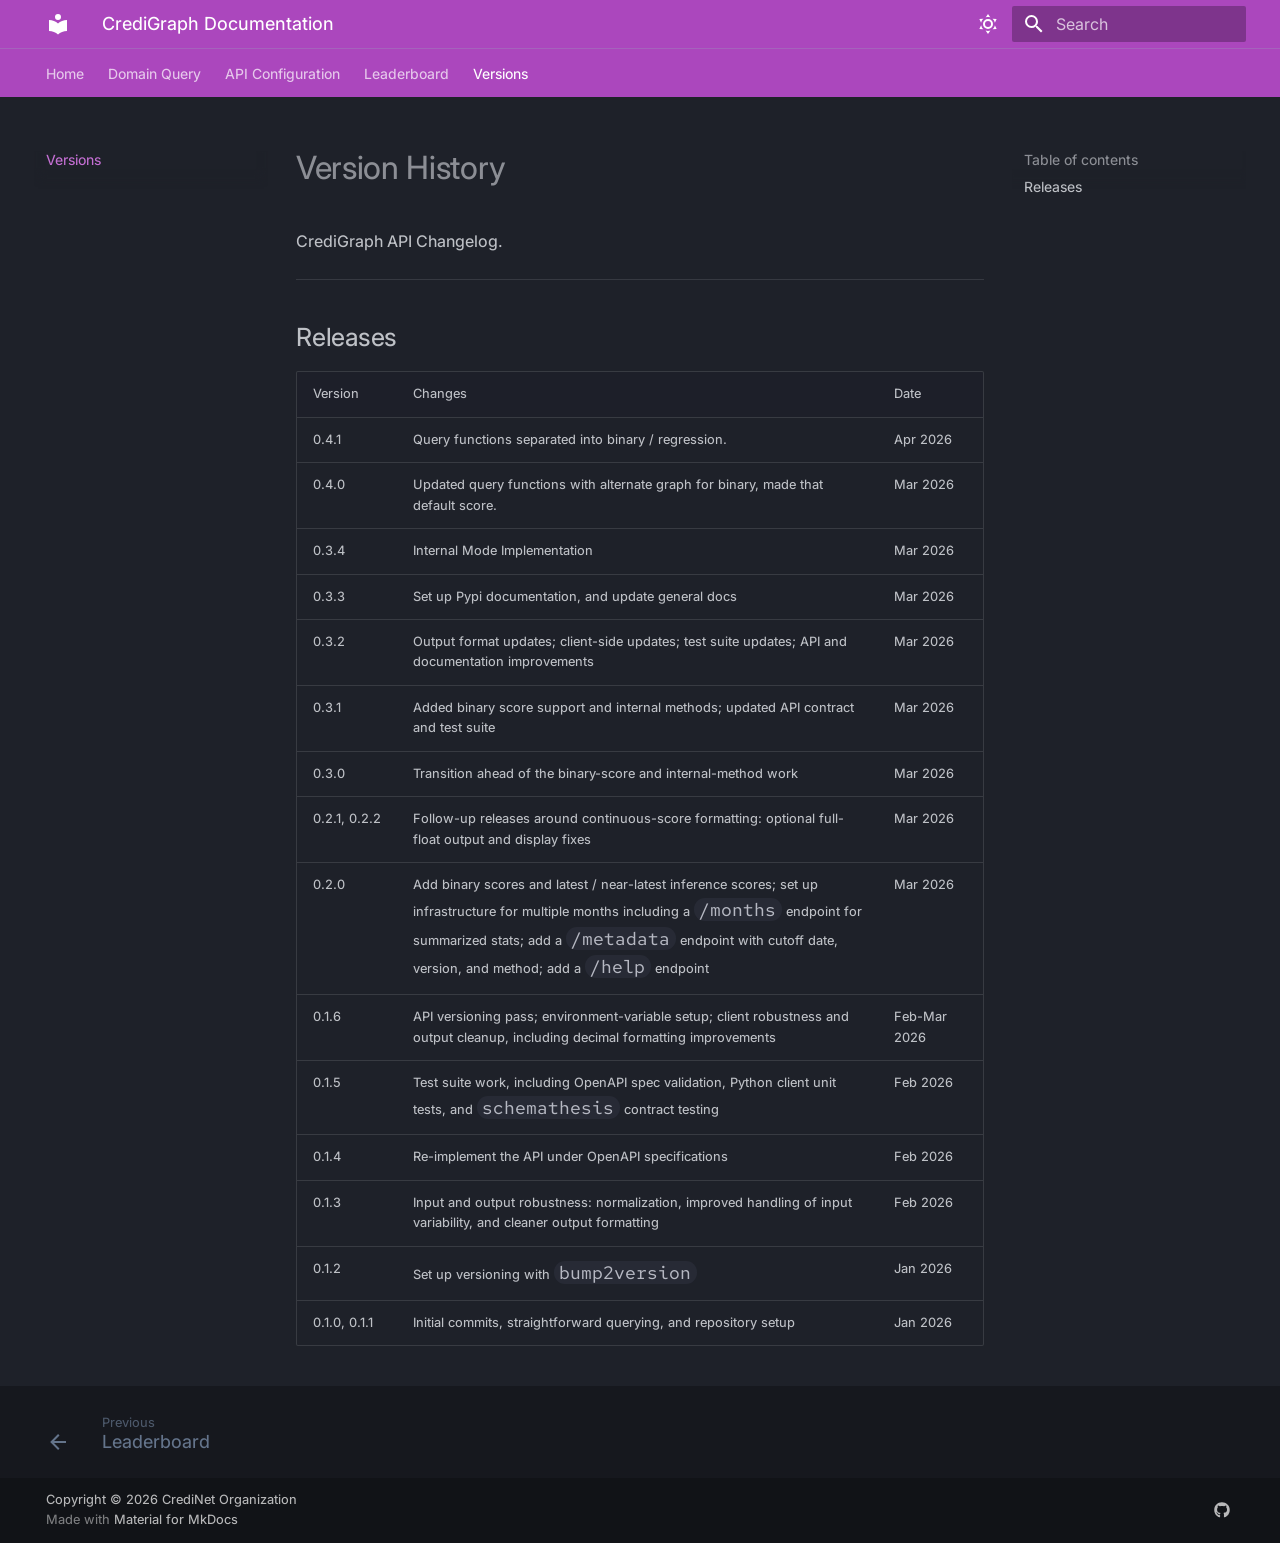
<file: versions/index.html>
<!doctype html>
<html lang="en" class="no-js">
  <head>
    
      <meta charset="utf-8">
      <meta name="viewport" content="width=device-width,initial-scale=1">
      
      
      
        <link rel="canonical" href="https://sitename.example/versions/">
      
      
        <link rel="prev" href="../leaderboard/">
      
      
      
        
      
      
      <link rel="icon" href="../assets/images/favicon.png">
      <meta name="generator" content="mkdocs-1.6.1, mkdocs-material-9.7.6">
    
    
      
        <title>Versions - CrediGraph Documentation</title>
      
    
    
      <link rel="stylesheet" href="../assets/stylesheets/main.484c7ddc.min.css">
      
        
        <link rel="stylesheet" href="../assets/stylesheets/palette.ab4e12ef.min.css">
      
      


    
    
      
    
    
      
        
        
        <link rel="preconnect" href="https://fonts.gstatic.com" crossorigin>
        <link rel="stylesheet" href="https://fonts.googleapis.com/css?family=Inter:300,300i,400,400i,700,700i%7CRed+Hat+Mono:400,400i,700,700i&display=fallback">
        <style>:root{--md-text-font:"Inter";--md-code-font:"Red Hat Mono"}</style>
      
    
    
      <link rel="stylesheet" href="../stylesheets/custom.css">
    
    <script>__md_scope=new URL("..",location),__md_hash=e=>[...e].reduce(((e,_)=>(e<<5)-e+_.charCodeAt(0)),0),__md_get=(e,_=localStorage,t=__md_scope)=>JSON.parse(_.getItem(t.pathname+"."+e)),__md_set=(e,_,t=localStorage,a=__md_scope)=>{try{t.setItem(a.pathname+"."+e,JSON.stringify(_))}catch(e){}}</script>
    
      

    
    
  </head>
  
  
    
    
      
    
    
    
    
    <body dir="ltr" data-md-color-scheme="slate" data-md-color-primary="purple" data-md-color-accent="amber">
  
    
    <input class="md-toggle" data-md-toggle="drawer" type="checkbox" id="__drawer" autocomplete="off">
    <input class="md-toggle" data-md-toggle="search" type="checkbox" id="__search" autocomplete="off">
    <label class="md-overlay" for="__drawer"></label>
    <div data-md-component="skip">
      
        
        <a href="#version-history" class="md-skip">
          Skip to content
        </a>
      
    </div>
    <div data-md-component="announce">
      
    </div>
    
    
      

<header class="md-header" data-md-component="header">
  <nav class="md-header__inner md-grid" aria-label="Header">
    <a href=".." title="CrediGraph Documentation" class="md-header__button md-logo" aria-label="CrediGraph Documentation" data-md-component="logo">
      
  
  <svg xmlns="http://www.w3.org/2000/svg" viewBox="0 0 24 24"><path d="M12 8a3 3 0 0 0 3-3 3 3 0 0 0-3-3 3 3 0 0 0-3 3 3 3 0 0 0 3 3m0 3.54C9.64 9.35 6.5 8 3 8v11c3.5 0 6.64 1.35 9 3.54 2.36-2.19 5.5-3.54 9-3.54V8c-3.5 0-6.64 1.35-9 3.54"/></svg>

    </a>
    <label class="md-header__button md-icon" for="__drawer">
      
      <svg xmlns="http://www.w3.org/2000/svg" viewBox="0 0 24 24"><path d="M3 6h18v2H3zm0 5h18v2H3zm0 5h18v2H3z"/></svg>
    </label>
    <div class="md-header__title" data-md-component="header-title">
      <div class="md-header__ellipsis">
        <div class="md-header__topic">
          <span class="md-ellipsis">
            CrediGraph Documentation
          </span>
        </div>
        <div class="md-header__topic" data-md-component="header-topic">
          <span class="md-ellipsis">
            
              Versions
            
          </span>
        </div>
      </div>
    </div>
    
      
        <form class="md-header__option" data-md-component="palette">
  
    
    
    
    <input class="md-option" data-md-color-media="" data-md-color-scheme="slate" data-md-color-primary="purple" data-md-color-accent="amber"  aria-label="Switch to light mode"  type="radio" name="__palette" id="__palette_0">
    
      <label class="md-header__button md-icon" title="Switch to light mode" for="__palette_1" hidden>
        <svg xmlns="http://www.w3.org/2000/svg" viewBox="0 0 24 24"><path d="M12 7a5 5 0 0 1 5 5 5 5 0 0 1-5 5 5 5 0 0 1-5-5 5 5 0 0 1 5-5m0 2a3 3 0 0 0-3 3 3 3 0 0 0 3 3 3 3 0 0 0 3-3 3 3 0 0 0-3-3m0-7 2.39 3.42C13.65 5.15 12.84 5 12 5s-1.65.15-2.39.42zM3.34 7l4.16-.35A7.2 7.2 0 0 0 5.94 8.5c-.44.74-.69 1.5-.83 2.29zm.02 10 1.76-3.77a7.131 7.131 0 0 0 2.38 4.14zM20.65 7l-1.77 3.79a7.02 7.02 0 0 0-2.38-4.15zm-.01 10-4.14.36c.59-.51 1.12-1.14 1.54-1.86.42-.73.69-1.5.83-2.29zM12 22l-2.41-3.44c.74.27 1.55.44 2.41.44.82 0 1.63-.17 2.37-.44z"/></svg>
      </label>
    
  
    
    
    
    <input class="md-option" data-md-color-media="" data-md-color-scheme="default" data-md-color-primary="indigo" data-md-color-accent="teal"  aria-label="Switch to dark mode"  type="radio" name="__palette" id="__palette_1">
    
      <label class="md-header__button md-icon" title="Switch to dark mode" for="__palette_0" hidden>
        <svg xmlns="http://www.w3.org/2000/svg" viewBox="0 0 24 24"><path d="m17.75 4.09-2.53 1.94.91 3.06-2.63-1.81-2.63 1.81.91-3.06-2.53-1.94L12.44 4l1.06-3 1.06 3zm3.5 6.91-1.64 1.25.59 1.98-1.7-1.17-1.7 1.17.59-1.98L15.75 11l2.06-.05L18.5 9l.69 1.95zm-2.28 4.95c.83-.08 1.72 1.1 1.19 1.85-.32.45-.66.87-1.08 1.27C15.17 23 8.84 23 4.94 19.07c-3.91-3.9-3.91-10.24 0-14.14.4-.4.82-.76 1.27-1.08.75-.53 1.93.36 1.85 1.19-.27 2.86.69 5.83 2.89 8.02a9.96 9.96 0 0 0 8.02 2.89m-1.64 2.02a12.08 12.08 0 0 1-7.8-3.47c-2.17-2.19-3.33-5-3.49-7.82-2.81 3.14-2.7 7.96.31 10.98 3.02 3.01 7.84 3.12 10.98.31"/></svg>
      </label>
    
  
</form>
      
    
    
      <script>var palette=__md_get("__palette");if(palette&&palette.color){if("(prefers-color-scheme)"===palette.color.media){var media=matchMedia("(prefers-color-scheme: light)"),input=document.querySelector(media.matches?"[data-md-color-media='(prefers-color-scheme: light)']":"[data-md-color-media='(prefers-color-scheme: dark)']");palette.color.media=input.getAttribute("data-md-color-media"),palette.color.scheme=input.getAttribute("data-md-color-scheme"),palette.color.primary=input.getAttribute("data-md-color-primary"),palette.color.accent=input.getAttribute("data-md-color-accent")}for(var[key,value]of Object.entries(palette.color))document.body.setAttribute("data-md-color-"+key,value)}</script>
    
    
    
      
      
        <label class="md-header__button md-icon" for="__search">
          
          <svg xmlns="http://www.w3.org/2000/svg" viewBox="0 0 24 24"><path d="M9.5 3A6.5 6.5 0 0 1 16 9.5c0 1.61-.59 3.09-1.56 4.23l.27.27h.79l5 5-1.5 1.5-5-5v-.79l-.27-.27A6.52 6.52 0 0 1 9.5 16 6.5 6.5 0 0 1 3 9.5 6.5 6.5 0 0 1 9.5 3m0 2C7 5 5 7 5 9.5S7 14 9.5 14 14 12 14 9.5 12 5 9.5 5"/></svg>
        </label>
        <div class="md-search" data-md-component="search" role="dialog">
  <label class="md-search__overlay" for="__search"></label>
  <div class="md-search__inner" role="search">
    <form class="md-search__form" name="search">
      <input type="text" class="md-search__input" name="query" aria-label="Search" placeholder="Search" autocapitalize="off" autocorrect="off" autocomplete="off" spellcheck="false" data-md-component="search-query" required>
      <label class="md-search__icon md-icon" for="__search">
        
        <svg xmlns="http://www.w3.org/2000/svg" viewBox="0 0 24 24"><path d="M9.5 3A6.5 6.5 0 0 1 16 9.5c0 1.61-.59 3.09-1.56 4.23l.27.27h.79l5 5-1.5 1.5-5-5v-.79l-.27-.27A6.52 6.52 0 0 1 9.5 16 6.5 6.5 0 0 1 3 9.5 6.5 6.5 0 0 1 9.5 3m0 2C7 5 5 7 5 9.5S7 14 9.5 14 14 12 14 9.5 12 5 9.5 5"/></svg>
        
        <svg xmlns="http://www.w3.org/2000/svg" viewBox="0 0 24 24"><path d="M20 11v2H8l5.5 5.5-1.42 1.42L4.16 12l7.92-7.92L13.5 5.5 8 11z"/></svg>
      </label>
      <nav class="md-search__options" aria-label="Search">
        
        <button type="reset" class="md-search__icon md-icon" title="Clear" aria-label="Clear" tabindex="-1">
          
          <svg xmlns="http://www.w3.org/2000/svg" viewBox="0 0 24 24"><path d="M19 6.41 17.59 5 12 10.59 6.41 5 5 6.41 10.59 12 5 17.59 6.41 19 12 13.41 17.59 19 19 17.59 13.41 12z"/></svg>
        </button>
      </nav>
      
    </form>
    <div class="md-search__output">
      <div class="md-search__scrollwrap" tabindex="0" data-md-scrollfix>
        <div class="md-search-result" data-md-component="search-result">
          <div class="md-search-result__meta">
            Initializing search
          </div>
          <ol class="md-search-result__list" role="presentation"></ol>
        </div>
      </div>
    </div>
  </div>
</div>
      
    
    
  </nav>
  
</header>
    
    <div class="md-container" data-md-component="container">
      
      
        
          
            
<nav class="md-tabs" aria-label="Tabs" data-md-component="tabs">
  <div class="md-grid">
    <ul class="md-tabs__list">
      
        
  
  
  
  
    <li class="md-tabs__item">
      <a href=".." class="md-tabs__link">
        
  
  
    
  
  Home

      </a>
    </li>
  

      
        
  
  
  
  
    <li class="md-tabs__item">
      <a href="../domain-query/" class="md-tabs__link">
        
  
  
    
  
  Domain Query

      </a>
    </li>
  

      
        
  
  
  
  
    <li class="md-tabs__item">
      <a href="../api-configuration/" class="md-tabs__link">
        
  
  
    
  
  API Configuration

      </a>
    </li>
  

      
        
  
  
  
  
    <li class="md-tabs__item">
      <a href="../leaderboard/" class="md-tabs__link">
        
  
  
    
  
  Leaderboard

      </a>
    </li>
  

      
        
  
  
  
    
  
  
    <li class="md-tabs__item md-tabs__item--active">
      <a href="./" class="md-tabs__link">
        
  
  
    
  
  Versions

      </a>
    </li>
  

      
    </ul>
  </div>
</nav>
          
        
      
      <main class="md-main" data-md-component="main">
        <div class="md-main__inner md-grid">
          
            
              
              <div class="md-sidebar md-sidebar--primary" data-md-component="sidebar" data-md-type="navigation" >
                <div class="md-sidebar__scrollwrap">
                  <div class="md-sidebar__inner">
                    


  


<nav class="md-nav md-nav--primary md-nav--lifted" aria-label="Navigation" data-md-level="0">
  <label class="md-nav__title" for="__drawer">
    <a href=".." title="CrediGraph Documentation" class="md-nav__button md-logo" aria-label="CrediGraph Documentation" data-md-component="logo">
      
  
  <svg xmlns="http://www.w3.org/2000/svg" viewBox="0 0 24 24"><path d="M12 8a3 3 0 0 0 3-3 3 3 0 0 0-3-3 3 3 0 0 0-3 3 3 3 0 0 0 3 3m0 3.54C9.64 9.35 6.5 8 3 8v11c3.5 0 6.64 1.35 9 3.54 2.36-2.19 5.5-3.54 9-3.54V8c-3.5 0-6.64 1.35-9 3.54"/></svg>

    </a>
    CrediGraph Documentation
  </label>
  
  <ul class="md-nav__list" data-md-scrollfix>
    
      
      
  
  
  
  
    <li class="md-nav__item">
      <a href=".." class="md-nav__link">
        
  
  
  <span class="md-ellipsis">
    
  
    Home
  

    
  </span>
  
  

      </a>
    </li>
  

    
      
      
  
  
  
  
    <li class="md-nav__item">
      <a href="../domain-query/" class="md-nav__link">
        
  
  
  <span class="md-ellipsis">
    
  
    Domain Query
  

    
  </span>
  
  

      </a>
    </li>
  

    
      
      
  
  
  
  
    <li class="md-nav__item">
      <a href="../api-configuration/" class="md-nav__link">
        
  
  
  <span class="md-ellipsis">
    
  
    API Configuration
  

    
  </span>
  
  

      </a>
    </li>
  

    
      
      
  
  
  
  
    <li class="md-nav__item">
      <a href="../leaderboard/" class="md-nav__link">
        
  
  
  <span class="md-ellipsis">
    
  
    Leaderboard
  

    
  </span>
  
  

      </a>
    </li>
  

    
      
      
  
  
    
  
  
  
    <li class="md-nav__item md-nav__item--active">
      
      <input class="md-nav__toggle md-toggle" type="checkbox" id="__toc">
      
      
        
      
      
        <label class="md-nav__link md-nav__link--active" for="__toc">
          
  
  
  <span class="md-ellipsis">
    
  
    Versions
  

    
  </span>
  
  

          <span class="md-nav__icon md-icon"></span>
        </label>
      
      <a href="./" class="md-nav__link md-nav__link--active">
        
  
  
  <span class="md-ellipsis">
    
  
    Versions
  

    
  </span>
  
  

      </a>
      
        

<nav class="md-nav md-nav--secondary" aria-label="Table of contents">
  
  
  
    
  
  
    <label class="md-nav__title" for="__toc">
      <span class="md-nav__icon md-icon"></span>
      Table of contents
    </label>
    <ul class="md-nav__list" data-md-component="toc" data-md-scrollfix>
      
        <li class="md-nav__item">
  <a href="#releases" class="md-nav__link">
    <span class="md-ellipsis">
      
        Releases
      
    </span>
  </a>
  
</li>
      
    </ul>
  
</nav>
      
    </li>
  

    
  </ul>
</nav>
                  </div>
                </div>
              </div>
            
            
              
              <div class="md-sidebar md-sidebar--secondary" data-md-component="sidebar" data-md-type="toc" >
                <div class="md-sidebar__scrollwrap">
                  <div class="md-sidebar__inner">
                    

<nav class="md-nav md-nav--secondary" aria-label="Table of contents">
  
  
  
    
  
  
    <label class="md-nav__title" for="__toc">
      <span class="md-nav__icon md-icon"></span>
      Table of contents
    </label>
    <ul class="md-nav__list" data-md-component="toc" data-md-scrollfix>
      
        <li class="md-nav__item">
  <a href="#releases" class="md-nav__link">
    <span class="md-ellipsis">
      
        Releases
      
    </span>
  </a>
  
</li>
      
    </ul>
  
</nav>
                  </div>
                </div>
              </div>
            
          
          
            <div class="md-content" data-md-component="content">
              
              <article class="md-content__inner md-typeset">
                
                  



<h1 id="version-history">Version History</h1>
<p>CrediGraph API Changelog.</p>
<hr />
<h2 id="releases">Releases</h2>
<table>
<thead>
<tr>
<th>Version</th>
<th>Changes</th>
<th>Date</th>
</tr>
</thead>
<tbody>
<tr>
<td>0.4.1</td>
<td>Query functions separated into binary / regression.</td>
<td>Apr 2026</td>
</tr>
<tr>
<td>0.4.0</td>
<td>Updated query functions with alternate graph for binary, made that default score.</td>
<td>Mar 2026</td>
</tr>
<tr>
<td>0.3.4</td>
<td>Internal Mode Implementation</td>
<td>Mar 2026</td>
</tr>
<tr>
<td>0.3.3</td>
<td>Set up Pypi documentation, and update general docs</td>
<td>Mar 2026</td>
</tr>
<tr>
<td>0.3.2</td>
<td>Output format updates; client-side updates; test suite updates; API and documentation improvements</td>
<td>Mar 2026</td>
</tr>
<tr>
<td>0.3.1</td>
<td>Added binary score support and internal methods; updated API contract and test suite</td>
<td>Mar 2026</td>
</tr>
<tr>
<td>0.3.0</td>
<td>Transition ahead of the binary-score and internal-method work</td>
<td>Mar 2026</td>
</tr>
<tr>
<td>0.2.1, 0.2.2</td>
<td>Follow-up releases around continuous-score formatting: optional full-float output and display fixes</td>
<td>Mar 2026</td>
</tr>
<tr>
<td>0.2.0</td>
<td>Add binary scores and latest / near-latest inference scores; set up infrastructure for multiple months including a <code>/months</code> endpoint for summarized stats; add a <code>/metadata</code> endpoint with cutoff date, version, and method; add a <code>/help</code> endpoint</td>
<td>Mar 2026</td>
</tr>
<tr>
<td>0.1.6</td>
<td>API versioning pass; environment-variable setup; client robustness and output cleanup, including decimal formatting improvements</td>
<td>Feb-Mar 2026</td>
</tr>
<tr>
<td>0.1.5</td>
<td>Test suite work, including OpenAPI spec validation, Python client unit tests, and <code>schemathesis</code> contract testing</td>
<td>Feb 2026</td>
</tr>
<tr>
<td>0.1.4</td>
<td>Re-implement the API under OpenAPI specifications</td>
<td>Feb 2026</td>
</tr>
<tr>
<td>0.1.3</td>
<td>Input and output robustness: normalization, improved handling of input variability, and cleaner output formatting</td>
<td>Feb 2026</td>
</tr>
<tr>
<td>0.1.2</td>
<td>Set up versioning with <code>bump2version</code></td>
<td>Jan 2026</td>
</tr>
<tr>
<td>0.1.0, 0.1.1</td>
<td>Initial commits, straightforward querying, and repository setup</td>
<td>Jan 2026</td>
</tr>
</tbody>
</table>












                
              </article>
            </div>
          
          
<script>var target=document.getElementById(location.hash.slice(1));target&&target.name&&(target.checked=target.name.startsWith("__tabbed_"))</script>
        </div>
        
      </main>
      
        <footer class="md-footer">
  
    
      
      <nav class="md-footer__inner md-grid" aria-label="Footer" >
        
          
          <a href="../leaderboard/" class="md-footer__link md-footer__link--prev" aria-label="Previous: Leaderboard">
            <div class="md-footer__button md-icon">
              
              <svg xmlns="http://www.w3.org/2000/svg" viewBox="0 0 24 24"><path d="M20 11v2H8l5.5 5.5-1.42 1.42L4.16 12l7.92-7.92L13.5 5.5 8 11z"/></svg>
            </div>
            <div class="md-footer__title">
              <span class="md-footer__direction">
                Previous
              </span>
              <div class="md-ellipsis">
                Leaderboard
              </div>
            </div>
          </a>
        
        
      </nav>
    
  
  <div class="md-footer-meta md-typeset">
    <div class="md-footer-meta__inner md-grid">
      <div class="md-copyright">
  
    <div class="md-copyright__highlight">
      Copyright &copy; 2026 CrediNet Organization
    </div>
  
  
    Made with
    <a href="https://squidfunk.github.io/mkdocs-material/" target="_blank" rel="noopener">
      Material for MkDocs
    </a>
  
</div>
      
        
<div class="md-social">
  
    
    
    
    
      
      
    
    <a href="https://github.com/your-org/your-repo" target="_blank" rel="noopener" title="github.com" class="md-social__link">
      <svg xmlns="http://www.w3.org/2000/svg" viewBox="0 0 512 512"><!--! Font Awesome Free 7.1.0 by @fontawesome - https://fontawesome.com License - https://fontawesome.com/license/free (Icons: CC BY 4.0, Fonts: SIL OFL 1.1, Code: MIT License) Copyright 2025 Fonticons, Inc.--><path d="M173.9 397.4c0 2-2.3 3.6-5.2 3.6-3.3.3-5.6-1.3-5.6-3.6 0-2 2.3-3.6 5.2-3.6 3-.3 5.6 1.3 5.6 3.6m-31.1-4.5c-.7 2 1.3 4.3 4.3 4.9 2.6 1 5.6 0 6.2-2s-1.3-4.3-4.3-5.2c-2.6-.7-5.5.3-6.2 2.3m44.2-1.7c-2.9.7-4.9 2.6-4.6 4.9.3 2 2.9 3.3 5.9 2.6 2.9-.7 4.9-2.6 4.6-4.6-.3-1.9-3-3.2-5.9-2.9M252.8 8C114.1 8 8 113.3 8 252c0 110.9 69.8 205.8 169.5 239.2 12.8 2.3 17.3-5.6 17.3-12.1 0-6.2-.3-40.4-.3-61.4 0 0-70 15-84.7-29.8 0 0-11.4-29.1-27.8-36.6 0 0-22.9-15.7 1.6-15.4 0 0 24.9 2 38.6 25.8 21.9 38.6 58.6 27.5 72.9 20.9 2.3-16 8.8-27.1 16-33.7-55.9-6.2-112.3-14.3-112.3-110.5 0-27.5 7.6-41.3 23.6-58.9-2.6-6.5-11.1-33.3 2.6-67.9 20.9-6.5 69 27 69 27 20-5.6 41.5-8.5 62.8-8.5s42.8 2.9 62.8 8.5c0 0 48.1-33.6 69-27 13.7 34.7 5.2 61.4 2.6 67.9 16 17.7 25.8 31.5 25.8 58.9 0 96.5-58.9 104.2-114.8 110.5 9.2 7.9 17 22.9 17 46.4 0 33.7-.3 75.4-.3 83.6 0 6.5 4.6 14.4 17.3 12.1C436.2 457.8 504 362.9 504 252 504 113.3 391.5 8 252.8 8M105.2 352.9c-1.3 1-1 3.3.7 5.2 1.6 1.6 3.9 2.3 5.2 1 1.3-1 1-3.3-.7-5.2-1.6-1.6-3.9-2.3-5.2-1m-10.8-8.1c-.7 1.3.3 2.9 2.3 3.9 1.6 1 3.6.7 4.3-.7.7-1.3-.3-2.9-2.3-3.9-2-.6-3.6-.3-4.3.7m32.4 35.6c-1.6 1.3-1 4.3 1.3 6.2 2.3 2.3 5.2 2.6 6.5 1 1.3-1.3.7-4.3-1.3-6.2-2.2-2.3-5.2-2.6-6.5-1m-11.4-14.7c-1.6 1-1.6 3.6 0 5.9s4.3 3.3 5.6 2.3c1.6-1.3 1.6-3.9 0-6.2-1.4-2.3-4-3.3-5.6-2"/></svg>
    </a>
  
</div>
      
    </div>
  </div>
</footer>
      
    </div>
    <div class="md-dialog" data-md-component="dialog">
      <div class="md-dialog__inner md-typeset"></div>
    </div>
    
    
    
      
      
      <script id="__config" type="application/json">{"annotate": null, "base": "..", "features": ["navigation.instant", "navigation.tabs", "content.code.copy", "navigation.footer", "content.table.caption"], "search": "../assets/javascripts/workers/search.2c215733.min.js", "tags": null, "translations": {"clipboard.copied": "Copied to clipboard", "clipboard.copy": "Copy to clipboard", "search.result.more.one": "1 more on this page", "search.result.more.other": "# more on this page", "search.result.none": "No matching documents", "search.result.one": "1 matching document", "search.result.other": "# matching documents", "search.result.placeholder": "Type to start searching", "search.result.term.missing": "Missing", "select.version": "Select version"}, "version": null}</script>
    
    
      <script src="../assets/javascripts/bundle.79ae519e.min.js"></script>
      
    
  </body>
</html>
</file>
<file: stylesheets/custom.css>
:root {
  --md-default-fg-color: #111827;
  --md-default-bg-color: #f5f7ff;
  --md-typeset-body-1: 1.02rem;
  --md-typeset-font: Inter, system-ui, -apple-system, Segoe UI, Roboto, Helvetica, Arial, sans-serif;
}

body {
  font-variation-settings: 'wght' 450;
}

.md-content {
  max-width: 980px;
  margin: 0 auto;
  line-height: 1.6;
}

.md-header {
  border-bottom: 1px solid rgba(148, 163, 184, 0.3);
}

.md-footer {
  color: #64748b;
  font-size: 0.9rem;
}

.md-typeset blockquote {
  border-left: 4px solid var(--md-primary-fg-color);
  background: rgba(79, 70, 229, 0.06);
  border-radius: 10px;
  padding: 0.85rem 1rem;
}

.admonition {
  border-radius: 0.8rem;
  padding: 0.8rem 1rem;
  border: 1px solid rgba(148, 163, 184, 0.2);
  background: rgba(236, 241, 255, 0.55);
}

.admonition.note {
  border-left: 4px solid #6366f1;
}

.admonition.tip {
  border-left: 4px solid #10b981;
}

.md-typeset pre, .md-typeset code {
  border-radius: 0.55rem;
  font-size: 0.9rem;
}

.md-typeset pre {
  background: rgba(15, 23, 42, 0.9);
  border: 1px solid rgba(148, 163, 184, 0.2);
}

.md-typeset table {
  border-radius: 0.6rem;
  overflow: hidden;
  border: 1px solid rgba(148, 163, 184, 0.2);
}

.md-typeset th {
  background: rgba(15, 23, 42, 0.08);
}

.md-content .md-card {
  box-shadow: 0 6px 20px rgba(15, 23, 42, 0.06);
}

@media (prefers-color-scheme: dark) {
  :root {
    --md-default-fg-color: #e2e8f0;
    --md-default-bg-color: #0b1220;
  }
  body {
    background: #040617;
  }
  .md-typeset pre {
    background: #111827;
  }
  .admonition {
    background: rgba(30, 41, 59, 0.5);
    border: 1px solid rgba(100, 116, 139, 0.3);
  }
  .md-typeset th {
    background: rgba(55, 65, 81, 0.7);
  }
}
</file>
<file: assets/stylesheets/main.484c7ddc.min.css>
@charset "UTF-8";html{-webkit-text-size-adjust:none;-moz-text-size-adjust:none;text-size-adjust:none;box-sizing:border-box}*,:after,:before{box-sizing:inherit}@media (prefers-reduced-motion){*,:after,:before{transition:none!important}}body{margin:0}a,button,input,label{-webkit-tap-highlight-color:transparent}a{color:inherit;text-decoration:none}hr{border:0;box-sizing:initial;display:block;height:.05rem;overflow:visible;padding:0}small{font-size:80%}sub,sup{line-height:1em}img{border-style:none}table{border-collapse:initial;border-spacing:0}td,th{font-weight:400;vertical-align:top}button{background:#0000;border:0;font-family:inherit;font-size:inherit;margin:0;padding:0}input{border:0;outline:none}:root{--md-primary-fg-color:#4051b5;--md-primary-fg-color--light:#5d6cc0;--md-primary-fg-color--dark:#303fa1;--md-primary-bg-color:#fff;--md-primary-bg-color--light:#ffffffb3;--md-accent-fg-color:#526cfe;--md-accent-fg-color--transparent:#526cfe1a;--md-accent-bg-color:#fff;--md-accent-bg-color--light:#ffffffb3}[data-md-color-scheme=default]{color-scheme:light}[data-md-color-scheme=default] img[src$="#gh-dark-mode-only"],[data-md-color-scheme=default] img[src$="#only-dark"]{display:none}:root,[data-md-color-scheme=default]{--md-hue:225deg;--md-default-fg-color:#000000de;--md-default-fg-color--light:#0000008a;--md-default-fg-color--lighter:#00000052;--md-default-fg-color--lightest:#00000012;--md-default-bg-color:#fff;--md-default-bg-color--light:#ffffffb3;--md-default-bg-color--lighter:#ffffff4d;--md-default-bg-color--lightest:#ffffff1f;--md-code-fg-color:#36464e;--md-code-bg-color:#f5f5f5;--md-code-bg-color--light:#f5f5f5b3;--md-code-bg-color--lighter:#f5f5f54d;--md-code-hl-color:#4287ff;--md-code-hl-color--light:#4287ff1a;--md-code-hl-number-color:#d52a2a;--md-code-hl-special-color:#db1457;--md-code-hl-function-color:#a846b9;--md-code-hl-constant-color:#6e59d9;--md-code-hl-keyword-color:#3f6ec6;--md-code-hl-string-color:#1c7d4d;--md-code-hl-name-color:var(--md-code-fg-color);--md-code-hl-operator-color:var(--md-default-fg-color--light);--md-code-hl-punctuation-color:var(--md-default-fg-color--light);--md-code-hl-comment-color:var(--md-default-fg-color--light);--md-code-hl-generic-color:var(--md-default-fg-color--light);--md-code-hl-variable-color:var(--md-default-fg-color--light);--md-typeset-color:var(--md-default-fg-color);--md-typeset-a-color:var(--md-primary-fg-color);--md-typeset-del-color:#f5503d26;--md-typeset-ins-color:#0bd57026;--md-typeset-kbd-color:#fafafa;--md-typeset-kbd-accent-color:#fff;--md-typeset-kbd-border-color:#b8b8b8;--md-typeset-mark-color:#ffff0080;--md-typeset-table-color:#0000001f;--md-typeset-table-color--light:rgba(0,0,0,.035);--md-admonition-fg-color:var(--md-default-fg-color);--md-admonition-bg-color:var(--md-default-bg-color);--md-warning-fg-color:#000000de;--md-warning-bg-color:#ff9;--md-footer-fg-color:#fff;--md-footer-fg-color--light:#ffffffb3;--md-footer-fg-color--lighter:#ffffff73;--md-footer-bg-color:#000000de;--md-footer-bg-color--dark:#00000052;--md-shadow-z1:0 0.2rem 0.5rem #0000000d,0 0 0.05rem #0000001a;--md-shadow-z2:0 0.2rem 0.5rem #0000001a,0 0 0.05rem #00000040;--md-shadow-z3:0 0.2rem 0.5rem #0003,0 0 0.05rem #00000059}.md-icon svg{fill:currentcolor;display:block;height:1.2rem;width:1.2rem}body{-webkit-font-smoothing:antialiased;-moz-osx-font-smoothing:grayscale;--md-text-font-family:var(--md-text-font,_),-apple-system,BlinkMacSystemFont,Helvetica,Arial,sans-serif;--md-code-font-family:var(--md-code-font,_),SFMono-Regular,Consolas,Menlo,monospace}aside,body,input{font-feature-settings:"kern","liga";color:var(--md-typeset-color);font-family:var(--md-text-font-family)}code,kbd,pre{font-feature-settings:"kern";font-family:var(--md-code-font-family)}:root{--md-typeset-table-sort-icon:url('data:image/svg+xml;charset=utf-8,<svg xmlns="http://www.w3.org/2000/svg" viewBox="0 0 24 24"><path d="m18 21-4-4h3V7h-3l4-4 4 4h-3v10h3M2 19v-2h10v2M2 13v-2h7v2M2 7V5h4v2z"/></svg>');--md-typeset-table-sort-icon--asc:url('data:image/svg+xml;charset=utf-8,<svg xmlns="http://www.w3.org/2000/svg" viewBox="0 0 24 24"><path d="M19 17h3l-4 4-4-4h3V3h2M2 17h10v2H2M6 5v2H2V5m0 6h7v2H2z"/></svg>');--md-typeset-table-sort-icon--desc:url('data:image/svg+xml;charset=utf-8,<svg xmlns="http://www.w3.org/2000/svg" viewBox="0 0 24 24"><path d="M19 7h3l-4-4-4 4h3v14h2M2 17h10v2H2M6 5v2H2V5m0 6h7v2H2z"/></svg>')}.md-typeset{-webkit-print-color-adjust:exact;color-adjust:exact;font-size:.8rem;line-height:1.6;overflow-wrap:break-word}@media print{.md-typeset{font-size:.68rem}}.md-typeset blockquote,.md-typeset dl,.md-typeset figure,.md-typeset ol,.md-typeset pre,.md-typeset ul{margin-bottom:1em;margin-top:1em}.md-typeset h1{color:var(--md-default-fg-color--light);font-size:2em;line-height:1.3;margin:0 0 1.25em}.md-typeset h1,.md-typeset h2{font-weight:300;letter-spacing:-.01em}.md-typeset h2{font-size:1.5625em;line-height:1.4;margin:1.6em 0 .64em}.md-typeset h3{font-size:1.25em;font-weight:400;letter-spacing:-.01em;line-height:1.5;margin:1.6em 0 .8em}.md-typeset h2+h3{margin-top:.8em}.md-typeset h4{font-weight:700;letter-spacing:-.01em;margin:1em 0}.md-typeset h5,.md-typeset h6{color:var(--md-default-fg-color--light);font-size:.8em;font-weight:700;letter-spacing:-.01em;margin:1.25em 0}.md-typeset h5{text-transform:uppercase}.md-typeset h5 code{text-transform:none}.md-typeset hr{border-bottom:.05rem solid var(--md-default-fg-color--lightest);display:flow-root;margin:1.5em 0}.md-typeset a{color:var(--md-typeset-a-color);word-break:break-word}.md-typeset a,.md-typeset a:before{transition:color 125ms}.md-typeset a:focus,.md-typeset a:hover{color:var(--md-accent-fg-color)}.md-typeset a:focus code,.md-typeset a:hover code{background-color:var(--md-accent-fg-color--transparent);color:var(--md-accent-fg-color)}.md-typeset a code{color:var(--md-typeset-a-color)}.md-typeset a.focus-visible{outline-color:var(--md-accent-fg-color);outline-offset:.2rem}.md-typeset code,.md-typeset kbd,.md-typeset pre{color:var(--md-code-fg-color);direction:ltr;font-variant-ligatures:none;transition:background-color 125ms}@media print{.md-typeset code,.md-typeset kbd,.md-typeset pre{white-space:pre-wrap}}.md-typeset code{background-color:var(--md-code-bg-color);border-radius:.1rem;-webkit-box-decoration-break:clone;box-decoration-break:clone;font-size:.85em;padding:0 .2941176471em;transition:color 125ms,background-color 125ms;word-break:break-word}.md-typeset code:not(.focus-visible){-webkit-tap-highlight-color:transparent;outline:none}.md-typeset pre{display:flow-root;line-height:1.4;position:relative}.md-typeset pre>code{-webkit-box-decoration-break:slice;box-decoration-break:slice;box-shadow:none;display:block;margin:0;outline-color:var(--md-accent-fg-color);overflow:auto;padding:.7720588235em 1.1764705882em;scrollbar-color:var(--md-default-fg-color--lighter) #0000;scrollbar-width:thin;touch-action:auto;word-break:normal}.md-typeset pre>code:hover{scrollbar-color:var(--md-accent-fg-color) #0000}.md-typeset pre>code::-webkit-scrollbar{height:.2rem;width:.2rem}.md-typeset pre>code::-webkit-scrollbar-thumb{background-color:var(--md-default-fg-color--lighter)}.md-typeset pre>code::-webkit-scrollbar-thumb:hover{background-color:var(--md-accent-fg-color)}.md-typeset kbd{background-color:var(--md-typeset-kbd-color);border-radius:.1rem;box-shadow:0 .1rem 0 .05rem var(--md-typeset-kbd-border-color),0 .1rem 0 var(--md-typeset-kbd-border-color),0 -.1rem .2rem var(--md-typeset-kbd-accent-color) inset;color:var(--md-default-fg-color);display:inline-block;font-size:.75em;padding:0 .6666666667em;vertical-align:text-top;word-break:break-word}.md-typeset mark{background-color:var(--md-typeset-mark-color);-webkit-box-decoration-break:clone;box-decoration-break:clone;color:inherit;word-break:break-word}.md-typeset abbr{cursor:help;text-decoration:none}.md-typeset [data-preview],.md-typeset abbr{border-bottom:.05rem dotted var(--md-default-fg-color--light)}.md-typeset small{opacity:.75}[dir=ltr] .md-typeset sub,[dir=ltr] .md-typeset sup{margin-left:.078125em}[dir=rtl] .md-typeset sub,[dir=rtl] .md-typeset sup{margin-right:.078125em}[dir=ltr] .md-typeset blockquote{padding-left:.6rem}[dir=rtl] .md-typeset blockquote{padding-right:.6rem}[dir=ltr] .md-typeset blockquote{border-left:.2rem solid var(--md-default-fg-color--lighter)}[dir=rtl] .md-typeset blockquote{border-right:.2rem solid var(--md-default-fg-color--lighter)}.md-typeset blockquote{color:var(--md-default-fg-color--light);margin-left:0;margin-right:0}.md-typeset ul{list-style-type:disc}.md-typeset ul[type]{list-style-type:revert-layer}[dir=ltr] .md-typeset ol,[dir=ltr] .md-typeset ul{margin-left:.625em}[dir=rtl] .md-typeset ol,[dir=rtl] .md-typeset ul{margin-right:.625em}.md-typeset ol,.md-typeset ul{padding:0}.md-typeset ol:not([hidden]),.md-typeset ul:not([hidden]){display:flow-root}.md-typeset ol ol,.md-typeset ul ol{list-style-type:lower-alpha}.md-typeset ol ol ol,.md-typeset ul ol ol{list-style-type:lower-roman}.md-typeset ol ol ol ol,.md-typeset ul ol ol ol{list-style-type:upper-alpha}.md-typeset ol ol ol ol ol,.md-typeset ul ol ol ol ol{list-style-type:upper-roman}.md-typeset ol[type],.md-typeset ul[type]{list-style-type:revert-layer}[dir=ltr] .md-typeset ol li,[dir=ltr] .md-typeset ul li{margin-left:1.25em}[dir=rtl] .md-typeset ol li,[dir=rtl] .md-typeset ul li{margin-right:1.25em}.md-typeset ol li,.md-typeset ul li{margin-bottom:.5em}.md-typeset ol li blockquote,.md-typeset ol li p,.md-typeset ul li blockquote,.md-typeset ul li p{margin:.5em 0}.md-typeset ol li:last-child,.md-typeset ul li:last-child{margin-bottom:0}[dir=ltr] .md-typeset ol li ol,[dir=ltr] .md-typeset ol li ul,[dir=ltr] .md-typeset ul li ol,[dir=ltr] .md-typeset ul li ul{margin-left:.625em}[dir=rtl] .md-typeset ol li ol,[dir=rtl] .md-typeset ol li ul,[dir=rtl] .md-typeset ul li ol,[dir=rtl] .md-typeset ul li ul{margin-right:.625em}.md-typeset ol li ol,.md-typeset ol li ul,.md-typeset ul li ol,.md-typeset ul li ul{margin-bottom:.5em;margin-top:.5em}[dir=ltr] .md-typeset dd{margin-left:1.875em}[dir=rtl] .md-typeset dd{margin-right:1.875em}.md-typeset dd{margin-bottom:1.5em;margin-top:1em}.md-typeset img,.md-typeset svg,.md-typeset video{height:auto;max-width:100%}.md-typeset img[align=left]{margin:1em 1em 1em 0}.md-typeset img[align=right]{margin:1em 0 1em 1em}.md-typeset img[align]:only-child{margin-top:0}.md-typeset figure{display:flow-root;margin:1em auto;max-width:100%;text-align:center;width:fit-content}.md-typeset figure img{display:block;margin:0 auto}.md-typeset figcaption{font-style:italic;margin:1em auto;max-width:24rem}.md-typeset iframe{max-width:100%}.md-typeset table:not([class]){background-color:var(--md-default-bg-color);border:.05rem solid var(--md-typeset-table-color);border-radius:.1rem;display:inline-block;font-size:.64rem;max-width:100%;overflow:auto;touch-action:auto}@media print{.md-typeset table:not([class]){display:table}}.md-typeset table:not([class])+*{margin-top:1.5em}.md-typeset table:not([class]) td>:first-child,.md-typeset table:not([class]) th>:first-child{margin-top:0}.md-typeset table:not([class]) td>:last-child,.md-typeset table:not([class]) th>:last-child{margin-bottom:0}.md-typeset table:not([class]) td:not([align]),.md-typeset table:not([class]) th:not([align]){text-align:left}[dir=rtl] .md-typeset table:not([class]) td:not([align]),[dir=rtl] .md-typeset table:not([class]) th:not([align]){text-align:right}.md-typeset table:not([class]) th{font-weight:700;min-width:5rem;padding:.9375em 1.25em;vertical-align:top}.md-typeset table:not([class]) td{border-top:.05rem solid var(--md-typeset-table-color);padding:.9375em 1.25em;vertical-align:top}.md-typeset table:not([class]) tbody tr{transition:background-color 125ms}.md-typeset table:not([class]) tbody tr:hover{background-color:var(--md-typeset-table-color--light);box-shadow:0 .05rem 0 var(--md-default-bg-color) inset}.md-typeset table:not([class]) a{word-break:normal}.md-typeset table th[role=columnheader]{cursor:pointer}[dir=ltr] .md-typeset table th[role=columnheader]:after{margin-left:.5em}[dir=rtl] .md-typeset table th[role=columnheader]:after{margin-right:.5em}.md-typeset table th[role=columnheader]:after{content:"";display:inline-block;height:1.2em;-webkit-mask-image:var(--md-typeset-table-sort-icon);mask-image:var(--md-typeset-table-sort-icon);-webkit-mask-repeat:no-repeat;mask-repeat:no-repeat;-webkit-mask-size:contain;mask-size:contain;transition:background-color 125ms;vertical-align:text-bottom;width:1.2em}.md-typeset table th[role=columnheader]:hover:after{background-color:var(--md-default-fg-color--lighter)}.md-typeset table th[role=columnheader][aria-sort=ascending]:after{background-color:var(--md-default-fg-color--light);-webkit-mask-image:var(--md-typeset-table-sort-icon--asc);mask-image:var(--md-typeset-table-sort-icon--asc)}.md-typeset table th[role=columnheader][aria-sort=descending]:after{background-color:var(--md-default-fg-color--light);-webkit-mask-image:var(--md-typeset-table-sort-icon--desc);mask-image:var(--md-typeset-table-sort-icon--desc)}.md-typeset__scrollwrap{margin:1em -.8rem;overflow-x:auto;touch-action:auto}.md-typeset__table{display:inline-block;margin-bottom:.5em;padding:0 .8rem}@media print{.md-typeset__table{display:block}}html .md-typeset__table table{display:table;margin:0;overflow:hidden;width:100%}@media screen and (max-width:44.984375em){.md-content__inner>pre{margin:1em -.8rem}.md-content__inner>pre code{border-radius:0}}.md-typeset .md-author{border-radius:100%;display:block;flex-shrink:0;height:1.6rem;overflow:hidden;position:relative;transition:color 125ms,transform 125ms;width:1.6rem}.md-typeset .md-author img{display:block}.md-typeset .md-author--more{background:var(--md-default-fg-color--lightest);color:var(--md-default-fg-color--lighter);font-size:.6rem;font-weight:700;line-height:1.6rem;text-align:center}.md-typeset .md-author--long{height:2.4rem;width:2.4rem}.md-typeset a.md-author{transform:scale(1)}.md-typeset a.md-author img{border-radius:100%;filter:grayscale(100%) opacity(75%);transition:filter 125ms}.md-typeset a.md-author:focus,.md-typeset a.md-author:hover{transform:scale(1.1);z-index:1}.md-typeset a.md-author:focus img,.md-typeset a.md-author:hover img{filter:grayscale(0)}.md-banner{background-color:var(--md-footer-bg-color);color:var(--md-footer-fg-color);overflow:auto}@media print{.md-banner{display:none}}.md-banner--warning{background-color:var(--md-warning-bg-color);color:var(--md-warning-fg-color)}.md-banner__inner{font-size:.7rem;margin:.6rem auto;padding:0 .8rem}[dir=ltr] .md-banner__button{float:right}[dir=rtl] .md-banner__button{float:left}.md-banner__button{color:inherit;cursor:pointer;transition:opacity .25s}.no-js .md-banner__button{display:none}.md-banner__button:hover{opacity:.7}html{font-size:125%;height:100%;overflow-x:hidden}@media screen and (min-width:100em){html{font-size:137.5%}}@media screen and (min-width:125em){html{font-size:150%}}body{background-color:var(--md-default-bg-color);display:flex;flex-direction:column;font-size:.5rem;min-height:100%;position:relative;width:100%}@media print{body{display:block}}@media screen and (max-width:59.984375em){body[data-md-scrolllock]{position:fixed}}.md-grid{margin-left:auto;margin-right:auto;max-width:61rem}.md-container{display:flex;flex-direction:column;flex-grow:1}@media print{.md-container{display:block}}.md-main{flex-grow:1}.md-main__inner{display:flex;height:100%;margin-top:1.5rem}.md-ellipsis{overflow:hidden;text-overflow:ellipsis}.md-toggle{display:none}.md-option{height:0;opacity:0;position:absolute;width:0}.md-option:checked+label:not([hidden]){display:block}.md-option.focus-visible+label{outline-color:var(--md-accent-fg-color);outline-style:auto}.md-skip{background-color:var(--md-default-fg-color);border-radius:.1rem;color:var(--md-default-bg-color);font-size:.64rem;margin:.5rem;opacity:0;outline-color:var(--md-accent-fg-color);padding:.3rem .5rem;position:fixed;transform:translateY(.4rem);z-index:-1}.md-skip:focus{opacity:1;transform:translateY(0);transition:transform .25s cubic-bezier(.4,0,.2,1),opacity 175ms 75ms;z-index:10}@page{margin:25mm}:root{--md-clipboard-icon:url('data:image/svg+xml;charset=utf-8,<svg xmlns="http://www.w3.org/2000/svg" viewBox="0 0 24 24"><path d="M19 21H8V7h11m0-2H8a2 2 0 0 0-2 2v14a2 2 0 0 0 2 2h11a2 2 0 0 0 2-2V7a2 2 0 0 0-2-2m-3-4H4a2 2 0 0 0-2 2v14h2V3h12z"/></svg>')}.md-clipboard{border-radius:.1rem;color:var(--md-default-fg-color--lightest);cursor:pointer;height:1.5em;outline-color:var(--md-accent-fg-color);outline-offset:.1rem;transition:color .25s;width:1.5em;z-index:1}@media print{.md-clipboard{display:none}}.md-clipboard:not(.focus-visible){-webkit-tap-highlight-color:transparent;outline:none}:hover>.md-clipboard{color:var(--md-default-fg-color--light)}.md-clipboard:focus,.md-clipboard:hover{color:var(--md-accent-fg-color)}.md-clipboard:after{background-color:currentcolor;content:"";display:block;height:1.125em;margin:0 auto;-webkit-mask-image:var(--md-clipboard-icon);mask-image:var(--md-clipboard-icon);-webkit-mask-position:center;mask-position:center;-webkit-mask-repeat:no-repeat;mask-repeat:no-repeat;-webkit-mask-size:contain;mask-size:contain;width:1.125em}.md-clipboard--inline{cursor:pointer}.md-clipboard--inline code{transition:color .25s,background-color .25s}.md-clipboard--inline:focus code,.md-clipboard--inline:hover code{background-color:var(--md-accent-fg-color--transparent);color:var(--md-accent-fg-color)}:root{--md-code-select-icon:url('data:image/svg+xml;charset=utf-8,<svg xmlns="http://www.w3.org/2000/svg" viewBox="0 0 24 24"><path d="M19 19h-4v2h4c1.1 0 2-.9 2-2v-4h-2m0-12h-4v2h4v4h2V5c0-1.1-.9-2-2-2M5 5h4V3H5c-1.1 0-2 .9-2 2v4h2m0 6H3v4c0 1.1.9 2 2 2h4v-2H5zm2-4h2v2H7zm4 0h2v2h-2zm4 0h2v2h-2zM7 7h2v2H7zm4 0h2v2h-2zm4 0h2v2h-2zm-8 8h2v2H7zm4 0h2v2h-2zm4 0h2v2h-2z"/></svg>');--md-code-copy-icon:url('data:image/svg+xml;charset=utf-8,<svg xmlns="http://www.w3.org/2000/svg" viewBox="0 0 24 24"><path d="M19 21H8V7h11m0-2H8a2 2 0 0 0-2 2v14a2 2 0 0 0 2 2h11a2 2 0 0 0 2-2V7a2 2 0 0 0-2-2m-3-4H4a2 2 0 0 0-2 2v14h2V3h12z"/></svg>')}.md-typeset .md-code__content{display:grid}.md-code__nav{background-color:var(--md-code-bg-color--lighter);border-radius:.1rem;display:flex;gap:.2rem;padding:.2rem;position:absolute;right:.25em;top:.25em;transition:background-color .25s;z-index:1}:hover>.md-code__nav{background-color:var(--md-code-bg-color--light)}.md-code__button{color:var(--md-default-fg-color--lightest);cursor:pointer;display:block;height:1.5em;outline-color:var(--md-accent-fg-color);outline-offset:.1rem;transition:color .25s;width:1.5em}:hover>*>.md-code__button{color:var(--md-default-fg-color--light)}.md-code__button.focus-visible,.md-code__button:hover{color:var(--md-accent-fg-color)}.md-code__button--active{color:var(--md-default-fg-color)!important}.md-code__button:after{background-color:currentcolor;content:"";display:block;height:1.125em;margin:0 auto;-webkit-mask-position:center;mask-position:center;-webkit-mask-repeat:no-repeat;mask-repeat:no-repeat;-webkit-mask-size:contain;mask-size:contain;width:1.125em}.md-code__button[data-md-type=select]:after{-webkit-mask-image:var(--md-code-select-icon);mask-image:var(--md-code-select-icon)}.md-code__button[data-md-type=copy]:after{-webkit-mask-image:var(--md-code-copy-icon);mask-image:var(--md-code-copy-icon)}@keyframes consent{0%{opacity:0;transform:translateY(100%)}to{opacity:1;transform:translateY(0)}}@keyframes overlay{0%{opacity:0}to{opacity:1}}.md-consent__overlay{animation:overlay .25s both;-webkit-backdrop-filter:blur(.1rem);backdrop-filter:blur(.1rem);background-color:#0000008a;height:100%;opacity:1;position:fixed;top:0;width:100%;z-index:5}.md-consent__inner{animation:consent .5s cubic-bezier(.1,.7,.1,1) both;background-color:var(--md-default-bg-color);border:0;border-radius:.1rem;bottom:0;box-shadow:0 0 .2rem #0000001a,0 .2rem .4rem #0003;max-height:100%;overflow:auto;padding:0;position:fixed;width:100%;z-index:5}.md-consent__form{padding:.8rem}.md-consent__settings{display:none;margin:1em 0}input:checked+.md-consent__settings{display:block}.md-consent__controls{margin-bottom:.8rem}.md-typeset .md-consent__controls .md-button{display:inline}@media screen and (max-width:44.984375em){.md-typeset .md-consent__controls .md-button{display:block;margin-top:.4rem;text-align:center;width:100%}}.md-consent label{cursor:pointer}.md-content{flex-grow:1;min-width:0}.md-content__inner{margin:0 .8rem 1.2rem;padding-top:.6rem}@media screen and (min-width:76.25em){[dir=ltr] .md-sidebar--primary:not([hidden])~.md-content>.md-content__inner{margin-left:1.2rem}[dir=ltr] .md-sidebar--secondary:not([hidden])~.md-content>.md-content__inner,[dir=rtl] .md-sidebar--primary:not([hidden])~.md-content>.md-content__inner{margin-right:1.2rem}[dir=rtl] .md-sidebar--secondary:not([hidden])~.md-content>.md-content__inner{margin-left:1.2rem}}.md-content__inner:before{content:"";display:block;height:.4rem}.md-content__inner>:last-child{margin-bottom:0}[dir=ltr] .md-content__button{float:right}[dir=rtl] .md-content__button{float:left}[dir=ltr] .md-content__button{margin-left:.4rem}[dir=rtl] .md-content__button{margin-right:.4rem}.md-content__button{margin:.4rem 0;padding:0}@media print{.md-content__button{display:none}}.md-typeset .md-content__button{color:var(--md-default-fg-color--lighter)}.md-content__button svg{display:inline;vertical-align:top}[dir=rtl] .md-content__button svg{transform:scaleX(-1)}[dir=ltr] .md-dialog{right:.8rem}[dir=rtl] .md-dialog{left:.8rem}.md-dialog{background-color:var(--md-default-fg-color);border-radius:.1rem;bottom:.8rem;box-shadow:var(--md-shadow-z3);min-width:11.1rem;opacity:0;padding:.4rem .6rem;pointer-events:none;position:fixed;transform:translateY(100%);transition:transform 0ms .4s,opacity .4s;z-index:4}@media print{.md-dialog{display:none}}.md-dialog--active{opacity:1;pointer-events:auto;transform:translateY(0);transition:transform .4s cubic-bezier(.075,.85,.175,1),opacity .4s}.md-dialog__inner{color:var(--md-default-bg-color);font-size:.7rem}.md-feedback{margin:2em 0 1em;text-align:center}.md-feedback fieldset{border:none;margin:0;padding:0}.md-feedback__title{font-weight:700;margin:1em auto}.md-feedback__inner{position:relative}.md-feedback__list{display:flex;flex-wrap:wrap;place-content:baseline center;position:relative}.md-feedback__list:hover .md-icon:not(:disabled){color:var(--md-default-fg-color--lighter)}:disabled .md-feedback__list{min-height:1.8rem}.md-feedback__icon{color:var(--md-default-fg-color--light);cursor:pointer;flex-shrink:0;margin:0 .1rem;transition:color 125ms}.md-feedback__icon:not(:disabled).md-icon:hover{color:var(--md-accent-fg-color)}.md-feedback__icon:disabled{color:var(--md-default-fg-color--lightest);pointer-events:none}.md-feedback__note{opacity:0;position:relative;transform:translateY(.4rem);transition:transform .4s cubic-bezier(.1,.7,.1,1),opacity .15s}.md-feedback__note>*{margin:0 auto;max-width:16rem}:disabled .md-feedback__note{opacity:1;transform:translateY(0)}@media print{.md-feedback{display:none}}.md-footer{background-color:var(--md-footer-bg-color);color:var(--md-footer-fg-color)}@media print{.md-footer{display:none}}.md-footer__inner{justify-content:space-between;overflow:auto;padding:.2rem}.md-footer__inner:not([hidden]){display:flex}.md-footer__link{align-items:end;display:flex;flex-grow:0.01;margin-bottom:.4rem;margin-top:1rem;max-width:100%;outline-color:var(--md-accent-fg-color);overflow:hidden;transition:opacity .25s}.md-footer__link:focus,.md-footer__link:hover{opacity:.7}[dir=rtl] .md-footer__link svg{transform:scaleX(-1)}@media screen and (max-width:44.984375em){.md-footer__link--prev{flex-shrink:0}.md-footer__link--prev .md-footer__title{display:none}}[dir=ltr] .md-footer__link--next{margin-left:auto}[dir=rtl] .md-footer__link--next{margin-right:auto}.md-footer__link--next{text-align:right}[dir=rtl] .md-footer__link--next{text-align:left}.md-footer__title{flex-grow:1;font-size:.9rem;margin-bottom:.7rem;max-width:calc(100% - 2.4rem);padding:0 1rem;white-space:nowrap}.md-footer__button{margin:.2rem;padding:.4rem}.md-footer__direction{font-size:.64rem;opacity:.7}.md-footer-meta{background-color:var(--md-footer-bg-color--dark)}.md-footer-meta__inner{display:flex;flex-wrap:wrap;justify-content:space-between;padding:.2rem}html .md-footer-meta.md-typeset a{color:var(--md-footer-fg-color--light)}html .md-footer-meta.md-typeset a:focus,html .md-footer-meta.md-typeset a:hover{color:var(--md-footer-fg-color)}.md-copyright{color:var(--md-footer-fg-color--lighter);font-size:.64rem;margin:auto .6rem;padding:.4rem 0;width:100%}@media screen and (min-width:45em){.md-copyright{width:auto}}.md-copyright__highlight{color:var(--md-footer-fg-color--light)}.md-social{display:inline-flex;gap:.2rem;margin:0 .4rem;padding:.2rem 0 .6rem}@media screen and (min-width:45em){.md-social{padding:.6rem 0}}.md-social__link{display:inline-block;height:1.6rem;text-align:center;width:1.6rem}.md-social__link:before{line-height:1.9}.md-social__link svg{fill:currentcolor;max-height:.8rem;vertical-align:-25%}.md-typeset .md-button{border:.1rem solid;border-radius:.1rem;color:var(--md-primary-fg-color);cursor:pointer;display:inline-block;font-weight:700;padding:.625em 2em;transition:color 125ms,background-color 125ms,border-color 125ms}.md-typeset .md-button--primary{background-color:var(--md-primary-fg-color);border-color:var(--md-primary-fg-color);color:var(--md-primary-bg-color)}.md-typeset .md-button:focus,.md-typeset .md-button:hover{background-color:var(--md-accent-fg-color);border-color:var(--md-accent-fg-color);color:var(--md-accent-bg-color)}[dir=ltr] .md-typeset .md-input{border-top-left-radius:.1rem}[dir=ltr] .md-typeset .md-input,[dir=rtl] .md-typeset .md-input{border-top-right-radius:.1rem}[dir=rtl] .md-typeset .md-input{border-top-left-radius:.1rem}.md-typeset .md-input{border-bottom:.1rem solid var(--md-default-fg-color--lighter);box-shadow:var(--md-shadow-z1);font-size:.8rem;height:1.8rem;padding:0 .6rem;transition:border .25s,box-shadow .25s}.md-typeset .md-input:focus,.md-typeset .md-input:hover{border-bottom-color:var(--md-accent-fg-color);box-shadow:var(--md-shadow-z2)}.md-typeset .md-input--stretch{width:100%}.md-header{background-color:var(--md-primary-fg-color);box-shadow:0 0 .2rem #0000,0 .2rem .4rem #0000;color:var(--md-primary-bg-color);display:block;left:0;position:sticky;right:0;top:0;z-index:4}@media print{.md-header{display:none}}.md-header[hidden]{transform:translateY(-100%);transition:transform .25s cubic-bezier(.8,0,.6,1),box-shadow .25s}.md-header--shadow{box-shadow:0 0 .2rem #0000001a,0 .2rem .4rem #0003;transition:transform .25s cubic-bezier(.1,.7,.1,1),box-shadow .25s}.md-header__inner{align-items:center;display:flex;padding:0 .2rem}.md-header__button{color:currentcolor;cursor:pointer;margin:.2rem;outline-color:var(--md-accent-fg-color);padding:.4rem;position:relative;transition:opacity .25s;vertical-align:middle;z-index:1}.md-header__button:hover{opacity:.7}.md-header__button:not([hidden]){display:inline-block}.md-header__button:not(.focus-visible){-webkit-tap-highlight-color:transparent;outline:none}.md-header__button.md-logo{margin:.2rem;padding:.4rem}@media screen and (max-width:76.234375em){.md-header__button.md-logo{display:none}}.md-header__button.md-logo img,.md-header__button.md-logo svg{fill:currentcolor;display:block;height:1.2rem;width:auto}@media screen and (min-width:60em){.md-header__button[for=__search]{display:none}}.no-js .md-header__button[for=__search]{display:none}[dir=rtl] .md-header__button[for=__search] svg{transform:scaleX(-1)}@media screen and (min-width:76.25em){.md-header__button[for=__drawer]{display:none}}.md-header__topic{display:flex;max-width:100%;position:absolute;transition:transform .4s cubic-bezier(.1,.7,.1,1),opacity .15s;white-space:nowrap}.md-header__topic+.md-header__topic{opacity:0;pointer-events:none;transform:translateX(1.25rem);transition:transform .4s cubic-bezier(1,.7,.1,.1),opacity .15s;z-index:-1}[dir=rtl] .md-header__topic+.md-header__topic{transform:translateX(-1.25rem)}.md-header__topic:first-child{font-weight:700}[dir=ltr] .md-header__title{margin-left:1rem;margin-right:.4rem}[dir=rtl] .md-header__title{margin-left:.4rem;margin-right:1rem}.md-header__title{flex-grow:1;font-size:.9rem;height:2.4rem;line-height:2.4rem}.md-header__title--active .md-header__topic{opacity:0;pointer-events:none;transform:translateX(-1.25rem);transition:transform .4s cubic-bezier(1,.7,.1,.1),opacity .15s;z-index:-1}[dir=rtl] .md-header__title--active .md-header__topic{transform:translateX(1.25rem)}.md-header__title--active .md-header__topic+.md-header__topic{opacity:1;pointer-events:auto;transform:translateX(0);transition:transform .4s cubic-bezier(.1,.7,.1,1),opacity .15s;z-index:0}.md-header__title>.md-header__ellipsis{height:100%;position:relative;width:100%}.md-header__option{display:flex;flex-shrink:0;max-width:100%;transition:max-width 0ms .25s,opacity .25s .25s;white-space:nowrap}[data-md-toggle=search]:checked~.md-header .md-header__option{max-width:0;opacity:0;transition:max-width 0ms,opacity 0ms}.md-header__option>input{bottom:0}.md-header__source{display:none}@media screen and (min-width:60em){[dir=ltr] .md-header__source{margin-left:1rem}[dir=rtl] .md-header__source{margin-right:1rem}.md-header__source{display:block;max-width:11.7rem;width:11.7rem}}@media screen and (min-width:76.25em){[dir=ltr] .md-header__source{margin-left:1.4rem}[dir=rtl] .md-header__source{margin-right:1.4rem}}.md-meta{color:var(--md-default-fg-color--light);font-size:.7rem;line-height:1.3}.md-meta__list{display:inline-flex;flex-wrap:wrap;list-style:none;margin:0;padding:0}.md-meta__item:not(:last-child):after{content:"·";margin-left:.2rem;margin-right:.2rem}.md-meta__link{color:var(--md-typeset-a-color)}.md-meta__link:focus,.md-meta__link:hover{color:var(--md-accent-fg-color)}.md-draft{background-color:#ff1744;border-radius:.125em;color:#fff;display:inline-block;font-weight:700;padding-left:.5714285714em;padding-right:.5714285714em}:root{--md-nav-icon--prev:url('data:image/svg+xml;charset=utf-8,<svg xmlns="http://www.w3.org/2000/svg" viewBox="0 0 24 24"><path d="M20 11v2H8l5.5 5.5-1.42 1.42L4.16 12l7.92-7.92L13.5 5.5 8 11z"/></svg>');--md-nav-icon--next:url('data:image/svg+xml;charset=utf-8,<svg xmlns="http://www.w3.org/2000/svg" viewBox="0 0 24 24"><path d="M8.59 16.58 13.17 12 8.59 7.41 10 6l6 6-6 6z"/></svg>');--md-toc-icon:url('data:image/svg+xml;charset=utf-8,<svg xmlns="http://www.w3.org/2000/svg" viewBox="0 0 24 24"><path d="M3 9h14V7H3zm0 4h14v-2H3zm0 4h14v-2H3zm16 0h2v-2h-2zm0-10v2h2V7zm0 6h2v-2h-2z"/></svg>')}.md-nav{font-size:.7rem;line-height:1.3}.md-nav__title{color:var(--md-default-fg-color--light);display:block;font-weight:700;overflow:hidden;padding:0 .6rem;text-overflow:ellipsis}.md-nav__title .md-nav__button{display:none}.md-nav__title .md-nav__button img{height:100%;width:auto}.md-nav__title .md-nav__button.md-logo img,.md-nav__title .md-nav__button.md-logo svg{fill:currentcolor;display:block;height:2.4rem;max-width:100%;object-fit:contain;width:auto}.md-nav__list{list-style:none;margin:0;padding:0}.md-nav__link{align-items:flex-start;display:flex;gap:.4rem;margin-top:.625em;scroll-snap-align:start;transition:color 125ms}.md-nav__link--passed,.md-nav__link--passed code{color:var(--md-default-fg-color--light)}.md-nav__item .md-nav__link--active,.md-nav__item .md-nav__link--active code{color:var(--md-typeset-a-color)}.md-nav__link .md-ellipsis{position:relative}.md-nav__link .md-ellipsis code{word-break:normal}[dir=ltr] .md-nav__link .md-icon:last-child{margin-left:auto}[dir=rtl] .md-nav__link .md-icon:last-child{margin-right:auto}.md-nav__link .md-typeset{font-size:.7rem;line-height:1.3}.md-nav__link svg{fill:currentcolor;flex-shrink:0;height:1.3em;position:relative}.md-nav__link[for]:focus,.md-nav__link[for]:hover,.md-nav__link[href]:focus,.md-nav__link[href]:hover{color:var(--md-accent-fg-color);cursor:pointer}.md-nav__link[for]:focus code,.md-nav__link[for]:hover code,.md-nav__link[href]:focus code,.md-nav__link[href]:hover code{background-color:var(--md-accent-fg-color--transparent);color:var(--md-accent-fg-color)}.md-nav__link.focus-visible{outline-color:var(--md-accent-fg-color);outline-offset:.2rem}.md-nav--primary .md-nav__link[for=__toc]{display:none}.md-nav--primary .md-nav__link[for=__toc] .md-icon:after{background-color:currentcolor;display:block;height:100%;-webkit-mask-image:var(--md-toc-icon);mask-image:var(--md-toc-icon);width:100%}.md-nav--primary .md-nav__link[for=__toc]~.md-nav{display:none}.md-nav__container>.md-nav__link{margin-top:0}.md-nav__container>.md-nav__link:first-child{flex-grow:1;min-width:0}.md-nav__icon{flex-shrink:0}.md-nav__source{display:none}@media screen and (max-width:76.234375em){.md-nav--primary,.md-nav--primary .md-nav{background-color:var(--md-default-bg-color);display:flex;flex-direction:column;height:100%;left:0;position:absolute;right:0;top:0;z-index:1}.md-nav--primary .md-nav__item,.md-nav--primary .md-nav__title{font-size:.8rem;line-height:1.5}.md-nav--primary .md-nav__title{background-color:var(--md-default-fg-color--lightest);color:var(--md-default-fg-color--light);cursor:pointer;height:5.6rem;line-height:2.4rem;padding:3rem .8rem .2rem;position:relative;white-space:nowrap}[dir=ltr] .md-nav--primary .md-nav__title .md-nav__icon{left:.4rem}[dir=rtl] .md-nav--primary .md-nav__title .md-nav__icon{right:.4rem}.md-nav--primary .md-nav__title .md-nav__icon{display:block;height:1.2rem;margin:.2rem;position:absolute;top:.4rem;width:1.2rem}.md-nav--primary .md-nav__title .md-nav__icon:after{background-color:currentcolor;content:"";display:block;height:100%;-webkit-mask-image:var(--md-nav-icon--prev);mask-image:var(--md-nav-icon--prev);-webkit-mask-position:center;mask-position:center;-webkit-mask-repeat:no-repeat;mask-repeat:no-repeat;-webkit-mask-size:contain;mask-size:contain;width:100%}.md-nav--primary .md-nav__title~.md-nav__list{background-color:var(--md-default-bg-color);box-shadow:0 .05rem 0 var(--md-default-fg-color--lightest) inset;overflow-y:auto;scroll-snap-type:y mandatory;touch-action:pan-y}.md-nav--primary .md-nav__title~.md-nav__list>:first-child{border-top:0}.md-nav--primary .md-nav__title[for=__drawer]{background-color:var(--md-primary-fg-color);color:var(--md-primary-bg-color);font-weight:700}.md-nav--primary .md-nav__title .md-logo{display:block;left:.2rem;margin:.2rem;padding:.4rem;position:absolute;right:.2rem;top:.2rem}.md-nav--primary .md-nav__list{flex:1}.md-nav--primary .md-nav__item{border-top:.05rem solid var(--md-default-fg-color--lightest)}.md-nav--primary .md-nav__item--active>.md-nav__link{color:var(--md-typeset-a-color)}.md-nav--primary .md-nav__item--active>.md-nav__link:focus,.md-nav--primary .md-nav__item--active>.md-nav__link:hover{color:var(--md-accent-fg-color)}.md-nav--primary .md-nav__link{margin-top:0;padding:.6rem .8rem}.md-nav--primary .md-nav__link svg{margin-top:.1em}.md-nav--primary .md-nav__link>.md-nav__link{padding:0}[dir=ltr] .md-nav--primary .md-nav__link .md-nav__icon{margin-right:-.2rem}[dir=rtl] .md-nav--primary .md-nav__link .md-nav__icon{margin-left:-.2rem}.md-nav--primary .md-nav__link .md-nav__icon{font-size:1.2rem;height:1.2rem;width:1.2rem}.md-nav--primary .md-nav__link .md-nav__icon:after{background-color:currentcolor;content:"";display:block;height:100%;-webkit-mask-image:var(--md-nav-icon--next);mask-image:var(--md-nav-icon--next);-webkit-mask-position:center;mask-position:center;-webkit-mask-repeat:no-repeat;mask-repeat:no-repeat;-webkit-mask-size:contain;mask-size:contain;width:100%}[dir=rtl] .md-nav--primary .md-nav__icon:after{transform:scale(-1)}.md-nav--primary .md-nav--secondary .md-nav{background-color:initial;position:static}[dir=ltr] .md-nav--primary .md-nav--secondary .md-nav .md-nav__link{padding-left:1.4rem}[dir=rtl] .md-nav--primary .md-nav--secondary .md-nav .md-nav__link{padding-right:1.4rem}[dir=ltr] .md-nav--primary .md-nav--secondary .md-nav .md-nav .md-nav__link{padding-left:2rem}[dir=rtl] .md-nav--primary .md-nav--secondary .md-nav .md-nav .md-nav__link{padding-right:2rem}[dir=ltr] .md-nav--primary .md-nav--secondary .md-nav .md-nav .md-nav .md-nav__link{padding-left:2.6rem}[dir=rtl] .md-nav--primary .md-nav--secondary .md-nav .md-nav .md-nav .md-nav__link{padding-right:2.6rem}[dir=ltr] .md-nav--primary .md-nav--secondary .md-nav .md-nav .md-nav .md-nav .md-nav__link{padding-left:3.2rem}[dir=rtl] .md-nav--primary .md-nav--secondary .md-nav .md-nav .md-nav .md-nav .md-nav__link{padding-right:3.2rem}.md-nav--secondary{background-color:initial}.md-nav__toggle~.md-nav{display:flex;opacity:0;transform:translateX(100%);transition:transform .25s cubic-bezier(.8,0,.6,1),opacity 125ms 50ms}[dir=rtl] .md-nav__toggle~.md-nav{transform:translateX(-100%)}.md-nav__toggle:checked~.md-nav{opacity:1;transform:translateX(0);transition:transform .25s cubic-bezier(.4,0,.2,1),opacity 125ms 125ms}.md-nav__toggle:checked~.md-nav>.md-nav__list{backface-visibility:hidden}}@media screen and (max-width:59.984375em){.md-nav--primary .md-nav__link[for=__toc]{display:flex}.md-nav--primary .md-nav__link[for=__toc] .md-icon:after{content:""}.md-nav--primary .md-nav__link[for=__toc]+.md-nav__link{display:none}.md-nav--primary .md-nav__link[for=__toc]~.md-nav{display:flex}.md-nav__source{background-color:var(--md-primary-fg-color--dark);color:var(--md-primary-bg-color);display:block;padding:0 .2rem}}@media screen and (min-width:60em) and (max-width:76.234375em){.md-nav--integrated .md-nav__link[for=__toc]{display:flex}.md-nav--integrated .md-nav__link[for=__toc] .md-icon:after{content:""}.md-nav--integrated .md-nav__link[for=__toc]+.md-nav__link{display:none}.md-nav--integrated .md-nav__link[for=__toc]~.md-nav{display:flex}}@media screen and (min-width:60em){.md-nav{margin-bottom:-.4rem}.md-nav--secondary .md-nav__title{background:var(--md-default-bg-color);box-shadow:0 0 .4rem .4rem var(--md-default-bg-color);position:sticky;top:0;z-index:1}.md-nav--secondary .md-nav__title[for=__toc]{scroll-snap-align:start}.md-nav--secondary .md-nav__title .md-nav__icon{display:none}[dir=ltr] .md-nav--secondary .md-nav__list{padding-left:.6rem}[dir=rtl] .md-nav--secondary .md-nav__list{padding-right:.6rem}.md-nav--secondary .md-nav__list{padding-bottom:.4rem}[dir=ltr] .md-nav--secondary .md-nav__item>.md-nav__link{margin-right:.4rem}[dir=rtl] .md-nav--secondary .md-nav__item>.md-nav__link{margin-left:.4rem}}@media screen and (min-width:76.25em){.md-nav{margin-bottom:-.4rem;transition:max-height .25s cubic-bezier(.86,0,.07,1)}.md-nav--primary .md-nav__title{background:var(--md-default-bg-color);box-shadow:0 0 .4rem .4rem var(--md-default-bg-color);position:sticky;top:0;z-index:1}.md-nav--primary .md-nav__title[for=__drawer]{scroll-snap-align:start}.md-nav--primary .md-nav__title .md-nav__icon{display:none}[dir=ltr] .md-nav--primary .md-nav__list{padding-left:.6rem}[dir=rtl] .md-nav--primary .md-nav__list{padding-right:.6rem}.md-nav--primary .md-nav__list{padding-bottom:.4rem}[dir=ltr] .md-nav--primary .md-nav__item>.md-nav__link{margin-right:.4rem}[dir=rtl] .md-nav--primary .md-nav__item>.md-nav__link{margin-left:.4rem}.md-nav__toggle~.md-nav{display:grid;grid-template-rows:minmax(.4rem,0fr);opacity:0;transition:grid-template-rows .25s cubic-bezier(.86,0,.07,1),opacity .25s,visibility 0ms .25s;visibility:collapse}.md-nav__toggle~.md-nav>.md-nav__list{overflow:hidden}.md-nav__toggle.md-toggle--indeterminate~.md-nav,.md-nav__toggle:checked~.md-nav{grid-template-rows:minmax(.4rem,1fr);opacity:1;transition:grid-template-rows .25s cubic-bezier(.86,0,.07,1),opacity .15s .1s,visibility 0ms;visibility:visible}.md-nav__toggle.md-toggle--indeterminate~.md-nav{transition:none}.md-nav__item--nested>.md-nav>.md-nav__title{display:none}.md-nav__item--section{display:block;margin:1.25em 0}.md-nav__item--section:last-child{margin-bottom:0}.md-nav__item--section>.md-nav__link{font-weight:700}.md-nav__item--section>.md-nav__link[for]{color:var(--md-default-fg-color--light)}.md-nav__item--section>.md-nav__link:not(.md-nav__container){pointer-events:none}.md-nav__item--section>.md-nav__link .md-icon,.md-nav__item--section>.md-nav__link>[for]{display:none}[dir=ltr] .md-nav__item--section>.md-nav{margin-left:-.6rem}[dir=rtl] .md-nav__item--section>.md-nav{margin-right:-.6rem}.md-nav__item--section>.md-nav{display:block;opacity:1;visibility:visible}.md-nav__item--section>.md-nav>.md-nav__list>.md-nav__item{padding:0}.md-nav__icon{border-radius:100%;height:.9rem;transition:background-color .25s;width:.9rem}.md-nav__icon:hover{background-color:var(--md-accent-fg-color--transparent)}.md-nav__icon:after{background-color:currentcolor;border-radius:100%;content:"";display:inline-block;height:100%;-webkit-mask-image:var(--md-nav-icon--next);mask-image:var(--md-nav-icon--next);-webkit-mask-position:center;mask-position:center;-webkit-mask-repeat:no-repeat;mask-repeat:no-repeat;-webkit-mask-size:contain;mask-size:contain;transition:transform .25s;vertical-align:-.1rem;width:100%}[dir=rtl] .md-nav__icon:after{transform:rotate(180deg)}.md-nav__item--nested .md-nav__toggle:checked~.md-nav__link .md-nav__icon:after,.md-nav__item--nested .md-toggle--indeterminate~.md-nav__link .md-nav__icon:after{transform:rotate(90deg)}.md-nav--lifted>.md-nav__list>.md-nav__item,.md-nav--lifted>.md-nav__title{display:none}.md-nav--lifted>.md-nav__list>.md-nav__item--active{display:block}.md-nav--lifted>.md-nav__list>.md-nav__item--active>.md-nav__link{background:var(--md-default-bg-color);box-shadow:0 0 .4rem .4rem var(--md-default-bg-color);margin-top:0;position:sticky;top:0;z-index:1}.md-nav--lifted>.md-nav__list>.md-nav__item--active>.md-nav__link:not(.md-nav__container){pointer-events:none}.md-nav--lifted>.md-nav__list>.md-nav__item--active.md-nav__item--section{margin:0}[dir=ltr] .md-nav--lifted>.md-nav__list>.md-nav__item>.md-nav:not(.md-nav--secondary){margin-left:-.6rem}[dir=rtl] .md-nav--lifted>.md-nav__list>.md-nav__item>.md-nav:not(.md-nav--secondary){margin-right:-.6rem}.md-nav--lifted>.md-nav__list>.md-nav__item>[for]{color:var(--md-default-fg-color--light)}.md-nav--lifted .md-nav[data-md-level="1"]{grid-template-rows:minmax(.4rem,1fr);opacity:1;visibility:visible}[dir=ltr] .md-nav--integrated>.md-nav__list>.md-nav__item--active .md-nav--secondary{border-left:.05rem solid var(--md-primary-fg-color)}[dir=rtl] .md-nav--integrated>.md-nav__list>.md-nav__item--active .md-nav--secondary{border-right:.05rem solid var(--md-primary-fg-color)}.md-nav--integrated>.md-nav__list>.md-nav__item--active .md-nav--secondary{display:block;margin-bottom:1.25em;opacity:1;visibility:visible}.md-nav--integrated>.md-nav__list>.md-nav__item--active .md-nav--secondary>.md-nav__list{overflow:visible;padding-bottom:0}.md-nav--integrated>.md-nav__list>.md-nav__item--active .md-nav--secondary>.md-nav__title{display:none}}.md-pagination{font-size:.8rem;font-weight:700;gap:.4rem}.md-pagination,.md-pagination>*{align-items:center;display:flex;justify-content:center}.md-pagination>*{border-radius:.2rem;height:1.8rem;min-width:1.8rem;text-align:center}.md-pagination__current{background-color:var(--md-default-fg-color--lightest);color:var(--md-default-fg-color--light)}.md-pagination__link{transition:color 125ms,background-color 125ms}.md-pagination__link:focus,.md-pagination__link:hover{background-color:var(--md-accent-fg-color--transparent);color:var(--md-accent-fg-color)}.md-pagination__link:focus svg,.md-pagination__link:hover svg{color:var(--md-accent-fg-color)}.md-pagination__link.focus-visible{outline-color:var(--md-accent-fg-color);outline-offset:.2rem}.md-pagination__link svg{fill:currentcolor;color:var(--md-default-fg-color--lighter);display:block;max-height:100%;width:1.2rem}:root{--md-path-icon:url('data:image/svg+xml;charset=utf-8,<svg xmlns="http://www.w3.org/2000/svg" viewBox="0 0 24 24"><path d="M8.59 16.58 13.17 12 8.59 7.41 10 6l6 6-6 6z"/></svg>')}.md-path{font-size:.7rem;margin:0 .8rem;overflow:auto;padding-top:1.2rem}.md-path:not([hidden]){display:block}@media screen and (min-width:76.25em){.md-path{margin:0 1.2rem}}.md-path__list{align-items:center;display:flex;gap:.2rem;list-style:none;margin:0;padding:0}.md-path__item:not(:first-child){display:inline-flex;gap:.2rem;white-space:nowrap}.md-path__item:not(:first-child):before{background-color:var(--md-default-fg-color--lighter);content:"";display:inline;height:.8rem;-webkit-mask-image:var(--md-path-icon);mask-image:var(--md-path-icon);width:.8rem}.md-path__link{align-items:center;color:var(--md-default-fg-color--light);display:flex}.md-path__link:focus,.md-path__link:hover{color:var(--md-accent-fg-color)}:root{--md-post-pin-icon:url('data:image/svg+xml;charset=utf-8,<svg xmlns="http://www.w3.org/2000/svg" viewBox="0 0 24 24"><path d="M16 12V4h1V2H7v2h1v8l-2 2v2h5.2v6h1.6v-6H18v-2z"/></svg>')}.md-post__back{border-bottom:.05rem solid var(--md-default-fg-color--lightest);margin-bottom:1.2rem;padding-bottom:1.2rem}@media screen and (max-width:76.234375em){.md-post__back{display:none}}[dir=rtl] .md-post__back svg{transform:scaleX(-1)}.md-post__authors{display:flex;flex-direction:column;gap:.6rem;margin:0 .6rem 1.2rem}.md-post .md-post__meta a{transition:color 125ms}.md-post .md-post__meta a:focus,.md-post .md-post__meta a:hover{color:var(--md-accent-fg-color)}.md-post__title{color:var(--md-default-fg-color--light);font-weight:700}.md-post--excerpt{margin-bottom:3.2rem}.md-post--excerpt .md-post__header{align-items:center;display:flex;gap:.6rem;min-height:1.6rem}.md-post--excerpt .md-post__authors{align-items:center;display:inline-flex;flex-direction:row;gap:.2rem;margin:0;min-height:2.4rem}[dir=ltr] .md-post--excerpt .md-post__meta .md-meta__list{margin-right:.4rem}[dir=rtl] .md-post--excerpt .md-post__meta .md-meta__list{margin-left:.4rem}.md-post--excerpt .md-post__content>:first-child{--md-scroll-margin:6rem;margin-top:0}.md-post>.md-nav--secondary{margin:1em 0}.md-pin{background:var(--md-default-fg-color--lightest);border-radius:1rem;margin-top:-.05rem;padding:.2rem}.md-pin:after{background-color:currentcolor;content:"";display:block;height:.6rem;margin:0 auto;-webkit-mask-image:var(--md-post-pin-icon);mask-image:var(--md-post-pin-icon);-webkit-mask-position:center;mask-position:center;-webkit-mask-repeat:no-repeat;mask-repeat:no-repeat;-webkit-mask-size:contain;mask-size:contain;width:.6rem}.md-profile{align-items:center;display:flex;font-size:.7rem;gap:.6rem;line-height:1.4;width:100%}.md-profile__description{flex-grow:1}.md-content--post{display:flex}@media screen and (max-width:76.234375em){.md-content--post{flex-flow:column-reverse}}.md-content--post>.md-content__inner{flex-grow:1;min-width:0}@media screen and (min-width:76.25em){[dir=ltr] .md-content--post>.md-content__inner{margin-left:1.2rem}[dir=rtl] .md-content--post>.md-content__inner{margin-right:1.2rem}}@media screen and (max-width:76.234375em){.md-sidebar.md-sidebar--post{padding:0;position:static;width:100%}.md-sidebar.md-sidebar--post .md-sidebar__scrollwrap{overflow:visible}.md-sidebar.md-sidebar--post .md-sidebar__inner{padding:0}.md-sidebar.md-sidebar--post .md-post__meta{margin-left:.6rem;margin-right:.6rem}.md-sidebar.md-sidebar--post .md-nav__item{border:none;display:inline}.md-sidebar.md-sidebar--post .md-nav__list{display:inline-flex;flex-wrap:wrap;gap:.6rem;padding-bottom:.6rem;padding-top:.6rem}.md-sidebar.md-sidebar--post .md-nav__link{padding:0}.md-sidebar.md-sidebar--post .md-nav{height:auto;margin-bottom:0;position:static}}:root{--md-progress-value:0;--md-progress-delay:400ms}.md-progress{background:var(--md-primary-bg-color);height:.075rem;opacity:min(clamp(0,var(--md-progress-value),1),clamp(0,100 - var(--md-progress-value),1));position:fixed;top:0;transform:scaleX(calc(var(--md-progress-value)*1%));transform-origin:left;transition:transform .5s cubic-bezier(.19,1,.22,1),opacity .25s var(--md-progress-delay);width:100%;z-index:4}:root{--md-search-result-icon:url('data:image/svg+xml;charset=utf-8,<svg xmlns="http://www.w3.org/2000/svg" viewBox="0 0 24 24"><path d="M14 2H6a2 2 0 0 0-2 2v16a2 2 0 0 0 2 2h7c-.41-.25-.8-.56-1.14-.9-.33-.33-.61-.7-.86-1.1H6V4h7v5h5v1.18c.71.16 1.39.43 2 .82V8zm6.31 16.9c1.33-2.11.69-4.9-1.4-6.22-2.11-1.33-4.91-.68-6.22 1.4-1.34 2.11-.69 4.89 1.4 6.22 1.46.93 3.32.93 4.79.02L22 23.39 23.39 22zm-3.81.1a2.5 2.5 0 0 1-2.5-2.5 2.5 2.5 0 0 1 2.5-2.5 2.5 2.5 0 0 1 2.5 2.5 2.5 2.5 0 0 1-2.5 2.5"/></svg>')}.md-search{position:relative}@media screen and (min-width:60em){.md-search{padding:.2rem 0}}.no-js .md-search{display:none}.md-search__overlay{opacity:0;z-index:1}@media screen and (max-width:59.984375em){[dir=ltr] .md-search__overlay{left:-2.2rem}[dir=rtl] .md-search__overlay{right:-2.2rem}.md-search__overlay{background-color:var(--md-default-bg-color);border-radius:1rem;height:2rem;overflow:hidden;pointer-events:none;position:absolute;top:-1rem;transform-origin:center;transition:transform .3s .1s,opacity .2s .2s;width:2rem}[data-md-toggle=search]:checked~.md-header .md-search__overlay{opacity:1;transition:transform .4s,opacity .1s}}@media screen and (min-width:60em){[dir=ltr] .md-search__overlay{left:0}[dir=rtl] .md-search__overlay{right:0}.md-search__overlay{background-color:#0000008a;cursor:pointer;height:0;position:fixed;top:0;transition:width 0ms .25s,height 0ms .25s,opacity .25s;width:0}[data-md-toggle=search]:checked~.md-header .md-search__overlay{height:200vh;opacity:1;transition:width 0ms,height 0ms,opacity .25s;width:100%}}@media screen and (max-width:29.984375em){[data-md-toggle=search]:checked~.md-header .md-search__overlay{transform:scale(45)}}@media screen and (min-width:30em) and (max-width:44.984375em){[data-md-toggle=search]:checked~.md-header .md-search__overlay{transform:scale(60)}}@media screen and (min-width:45em) and (max-width:59.984375em){[data-md-toggle=search]:checked~.md-header .md-search__overlay{transform:scale(75)}}.md-search__inner{backface-visibility:hidden}@media screen and (max-width:59.984375em){[dir=ltr] .md-search__inner{left:0}[dir=rtl] .md-search__inner{right:0}.md-search__inner{height:0;opacity:0;overflow:hidden;position:fixed;top:0;transform:translateX(5%);transition:width 0ms .3s,height 0ms .3s,transform .15s cubic-bezier(.4,0,.2,1) .15s,opacity .15s .15s;width:0;z-index:2}[dir=rtl] .md-search__inner{transform:translateX(-5%)}[data-md-toggle=search]:checked~.md-header .md-search__inner{height:100%;opacity:1;transform:translateX(0);transition:width 0ms 0ms,height 0ms 0ms,transform .15s cubic-bezier(.1,.7,.1,1) .15s,opacity .15s .15s;width:100%}}@media screen and (min-width:60em){[dir=ltr] .md-search__inner{float:right}[dir=rtl] .md-search__inner{float:left}.md-search__inner{padding:.1rem 0;position:relative;transition:width .25s cubic-bezier(.1,.7,.1,1);width:11.7rem}}@media screen and (min-width:60em) and (max-width:76.234375em){[data-md-toggle=search]:checked~.md-header .md-search__inner{width:23.4rem}}@media screen and (min-width:76.25em){[data-md-toggle=search]:checked~.md-header .md-search__inner{width:34.4rem}}.md-search__form{background-color:var(--md-default-bg-color);box-shadow:0 0 .6rem #0000;height:2.4rem;position:relative;transition:color .25s,background-color .25s;z-index:2}@media screen and (min-width:60em){.md-search__form{background-color:#00000042;border-radius:.1rem;height:1.8rem}.md-search__form:hover{background-color:#ffffff1f}}[data-md-toggle=search]:checked~.md-header .md-search__form{background-color:var(--md-default-bg-color);border-radius:.1rem .1rem 0 0;box-shadow:0 0 .6rem #00000012;color:var(--md-default-fg-color)}[dir=ltr] .md-search__input{padding-left:3.6rem;padding-right:2.2rem}[dir=rtl] .md-search__input{padding-left:2.2rem;padding-right:3.6rem}.md-search__input{background:#0000;font-size:.9rem;height:100%;position:relative;text-overflow:ellipsis;width:100%;z-index:2}.md-search__input::placeholder{transition:color .25s}.md-search__input::placeholder,.md-search__input~.md-search__icon{color:var(--md-default-fg-color--light)}.md-search__input::-ms-clear{display:none}@media screen and (max-width:59.984375em){.md-search__input{font-size:.9rem;height:2.4rem;width:100%}}@media screen and (min-width:60em){[dir=ltr] .md-search__input{padding-left:2.2rem}[dir=rtl] .md-search__input{padding-right:2.2rem}.md-search__input{color:inherit;font-size:.8rem}.md-search__input::placeholder{color:var(--md-primary-bg-color--light)}.md-search__input+.md-search__icon{color:var(--md-primary-bg-color)}[data-md-toggle=search]:checked~.md-header .md-search__input{text-overflow:clip}[data-md-toggle=search]:checked~.md-header .md-search__input+.md-search__icon{color:var(--md-default-fg-color--light)}[data-md-toggle=search]:checked~.md-header .md-search__input::placeholder{color:#0000}}.md-search__icon{cursor:pointer;display:inline-block;height:1.2rem;transition:color .25s,opacity .25s;width:1.2rem}.md-search__icon:hover{opacity:.7}[dir=ltr] .md-search__icon[for=__search]{left:.5rem}[dir=rtl] .md-search__icon[for=__search]{right:.5rem}.md-search__icon[for=__search]{position:absolute;top:.3rem;z-index:2}[dir=rtl] .md-search__icon[for=__search] svg{transform:scaleX(-1)}@media screen and (max-width:59.984375em){[dir=ltr] .md-search__icon[for=__search]{left:.8rem}[dir=rtl] .md-search__icon[for=__search]{right:.8rem}.md-search__icon[for=__search]{top:.6rem}.md-search__icon[for=__search] svg:first-child{display:none}}@media screen and (min-width:60em){.md-search__icon[for=__search]{pointer-events:none}.md-search__icon[for=__search] svg:last-child{display:none}}[dir=ltr] .md-search__options{right:.5rem}[dir=rtl] .md-search__options{left:.5rem}.md-search__options{pointer-events:none;position:absolute;top:.3rem;z-index:2}@media screen and (max-width:59.984375em){[dir=ltr] .md-search__options{right:.8rem}[dir=rtl] .md-search__options{left:.8rem}.md-search__options{top:.6rem}}[dir=ltr] .md-search__options>.md-icon{margin-left:.2rem}[dir=rtl] .md-search__options>.md-icon{margin-right:.2rem}.md-search__options>.md-icon{color:var(--md-default-fg-color--light);opacity:0;transform:scale(.75);transition:transform .15s cubic-bezier(.1,.7,.1,1),opacity .15s}.md-search__options>.md-icon:not(.focus-visible){-webkit-tap-highlight-color:transparent;outline:none}[data-md-toggle=search]:checked~.md-header .md-search__input:valid~.md-search__options>.md-icon{opacity:1;pointer-events:auto;transform:scale(1)}[data-md-toggle=search]:checked~.md-header .md-search__input:valid~.md-search__options>.md-icon:hover{opacity:.7}[dir=ltr] .md-search__suggest{padding-left:3.6rem;padding-right:2.2rem}[dir=rtl] .md-search__suggest{padding-left:2.2rem;padding-right:3.6rem}.md-search__suggest{align-items:center;color:var(--md-default-fg-color--lighter);display:flex;font-size:.9rem;height:100%;opacity:0;position:absolute;top:0;transition:opacity 50ms;white-space:nowrap;width:100%}@media screen and (min-width:60em){[dir=ltr] .md-search__suggest{padding-left:2.2rem}[dir=rtl] .md-search__suggest{padding-right:2.2rem}.md-search__suggest{font-size:.8rem}}[data-md-toggle=search]:checked~.md-header .md-search__suggest{opacity:1;transition:opacity .3s .1s}[dir=ltr] .md-search__output{border-bottom-left-radius:.1rem}[dir=ltr] .md-search__output,[dir=rtl] .md-search__output{border-bottom-right-radius:.1rem}[dir=rtl] .md-search__output{border-bottom-left-radius:.1rem}.md-search__output{overflow:hidden;position:absolute;width:100%;z-index:1}@media screen and (max-width:59.984375em){.md-search__output{bottom:0;top:2.4rem}}@media screen and (min-width:60em){.md-search__output{opacity:0;top:1.9rem;transition:opacity .4s}[data-md-toggle=search]:checked~.md-header .md-search__output{box-shadow:var(--md-shadow-z3);opacity:1}}.md-search__scrollwrap{backface-visibility:hidden;background-color:var(--md-default-bg-color);height:100%;overflow-y:auto;touch-action:pan-y}@media (-webkit-max-device-pixel-ratio:1),(max-resolution:1dppx){.md-search__scrollwrap{transform:translateZ(0)}}@media screen and (min-width:60em) and (max-width:76.234375em){.md-search__scrollwrap{width:23.4rem}}@media screen and (min-width:76.25em){.md-search__scrollwrap{width:34.4rem}}@media screen and (min-width:60em){.md-search__scrollwrap{max-height:0;scrollbar-color:var(--md-default-fg-color--lighter) #0000;scrollbar-width:thin}[data-md-toggle=search]:checked~.md-header .md-search__scrollwrap{max-height:75vh}.md-search__scrollwrap:hover{scrollbar-color:var(--md-accent-fg-color) #0000}.md-search__scrollwrap::-webkit-scrollbar{height:.2rem;width:.2rem}.md-search__scrollwrap::-webkit-scrollbar-thumb{background-color:var(--md-default-fg-color--lighter)}.md-search__scrollwrap::-webkit-scrollbar-thumb:hover{background-color:var(--md-accent-fg-color)}}.md-search-result{color:var(--md-default-fg-color);word-break:break-word}.md-search-result__meta{background-color:var(--md-default-fg-color--lightest);color:var(--md-default-fg-color--light);font-size:.64rem;line-height:1.8rem;padding:0 .8rem;scroll-snap-align:start}@media screen and (min-width:60em){[dir=ltr] .md-search-result__meta{padding-left:2.2rem}[dir=rtl] .md-search-result__meta{padding-right:2.2rem}}.md-search-result__list{list-style:none;margin:0;padding:0;-webkit-user-select:none;user-select:none}.md-search-result__item{box-shadow:0 -.05rem var(--md-default-fg-color--lightest)}.md-search-result__item:first-child{box-shadow:none}.md-search-result__link{display:block;outline:none;scroll-snap-align:start;transition:background-color .25s}.md-search-result__link:focus,.md-search-result__link:hover{background-color:var(--md-accent-fg-color--transparent)}.md-search-result__link:last-child p:last-child{margin-bottom:.6rem}.md-search-result__more>summary{cursor:pointer;display:block;outline:none;position:sticky;scroll-snap-align:start;top:0;z-index:1}.md-search-result__more>summary::marker{display:none}.md-search-result__more>summary::-webkit-details-marker{display:none}.md-search-result__more>summary>div{color:var(--md-typeset-a-color);font-size:.64rem;padding:.75em .8rem;transition:color .25s,background-color .25s}@media screen and (min-width:60em){[dir=ltr] .md-search-result__more>summary>div{padding-left:2.2rem}[dir=rtl] .md-search-result__more>summary>div{padding-right:2.2rem}}.md-search-result__more>summary:focus>div,.md-search-result__more>summary:hover>div{background-color:var(--md-accent-fg-color--transparent);color:var(--md-accent-fg-color)}.md-search-result__more[open]>summary{background-color:var(--md-default-bg-color)}.md-search-result__article{overflow:hidden;padding:0 .8rem;position:relative}@media screen and (min-width:60em){[dir=ltr] .md-search-result__article{padding-left:2.2rem}[dir=rtl] .md-search-result__article{padding-right:2.2rem}}[dir=ltr] .md-search-result__icon{left:0}[dir=rtl] .md-search-result__icon{right:0}.md-search-result__icon{color:var(--md-default-fg-color--light);height:1.2rem;margin:.5rem;position:absolute;width:1.2rem}@media screen and (max-width:59.984375em){.md-search-result__icon{display:none}}.md-search-result__icon:after{background-color:currentcolor;content:"";display:inline-block;height:100%;-webkit-mask-image:var(--md-search-result-icon);mask-image:var(--md-search-result-icon);-webkit-mask-position:center;mask-position:center;-webkit-mask-repeat:no-repeat;mask-repeat:no-repeat;-webkit-mask-size:contain;mask-size:contain;width:100%}[dir=rtl] .md-search-result__icon:after{transform:scaleX(-1)}.md-search-result .md-typeset{color:var(--md-default-fg-color--light);font-size:.64rem;line-height:1.6}.md-search-result .md-typeset h1{color:var(--md-default-fg-color);font-size:.8rem;font-weight:400;line-height:1.4;margin:.55rem 0}.md-search-result .md-typeset h1 mark{text-decoration:none}.md-search-result .md-typeset h2{color:var(--md-default-fg-color);font-size:.64rem;font-weight:700;line-height:1.6;margin:.5em 0}.md-search-result .md-typeset h2 mark{text-decoration:none}.md-search-result__terms{color:var(--md-default-fg-color);display:block;font-size:.64rem;font-style:italic;margin:.5em 0}.md-search-result mark{background-color:initial;color:var(--md-accent-fg-color);text-decoration:underline}.md-select{position:relative;z-index:1}.md-select__inner{background-color:var(--md-default-bg-color);border-radius:.1rem;box-shadow:var(--md-shadow-z2);color:var(--md-default-fg-color);left:50%;margin-top:.2rem;max-height:0;opacity:0;position:absolute;top:calc(100% - .2rem);transform:translate3d(-50%,.3rem,0);transition:transform .25s 375ms,opacity .25s .25s,max-height 0ms .5s}.md-select:focus-within .md-select__inner,.md-select:hover .md-select__inner{max-height:10rem;opacity:1;transform:translate3d(-50%,0,0);transition:transform .25s cubic-bezier(.1,.7,.1,1),opacity .25s,max-height 0ms}.md-select__inner:after{border-bottom:.2rem solid #0000;border-bottom-color:var(--md-default-bg-color);border-left:.2rem solid #0000;border-right:.2rem solid #0000;border-top:0;content:"";height:0;left:50%;margin-left:-.2rem;margin-top:-.2rem;position:absolute;top:0;width:0}.md-select__list{border-radius:.1rem;font-size:.8rem;list-style-type:none;margin:0;max-height:inherit;overflow:auto;padding:0}.md-select__item{line-height:1.8rem}[dir=ltr] .md-select__link{padding-left:.6rem;padding-right:1.2rem}[dir=rtl] .md-select__link{padding-left:1.2rem;padding-right:.6rem}.md-select__link{cursor:pointer;display:block;outline:none;scroll-snap-align:start;transition:background-color .25s,color .25s;width:100%}.md-select__link:focus,.md-select__link:hover{color:var(--md-accent-fg-color)}.md-select__link:focus{background-color:var(--md-default-fg-color--lightest)}.md-sidebar{align-self:flex-start;flex-shrink:0;padding:1.2rem 0;position:sticky;top:2.4rem;width:12.1rem}@media print{.md-sidebar{display:none}}@media screen and (max-width:76.234375em){[dir=ltr] .md-sidebar--primary{left:-12.1rem}[dir=rtl] .md-sidebar--primary{right:-12.1rem}.md-sidebar--primary{background-color:var(--md-default-bg-color);display:block;height:100%;position:fixed;top:0;transform:translateX(0);transition:transform .25s cubic-bezier(.4,0,.2,1),box-shadow .25s;width:12.1rem;z-index:5}[data-md-toggle=drawer]:checked~.md-container .md-sidebar--primary{box-shadow:var(--md-shadow-z3);transform:translateX(12.1rem)}[dir=rtl] [data-md-toggle=drawer]:checked~.md-container .md-sidebar--primary{transform:translateX(-12.1rem)}.md-sidebar--primary .md-sidebar__scrollwrap{bottom:0;left:0;margin:0;overflow:hidden;position:absolute;right:0;scroll-snap-type:none;top:0}}@media screen and (min-width:76.25em){.md-sidebar{height:0}.no-js .md-sidebar{height:auto}.md-header--lifted~.md-container .md-sidebar{top:4.8rem}}.md-sidebar--secondary{display:none;order:2}@media screen and (min-width:60em){.md-sidebar--secondary{height:0}.no-js .md-sidebar--secondary{height:auto}.md-sidebar--secondary:not([hidden]){display:block}.md-sidebar--secondary .md-sidebar__scrollwrap{touch-action:pan-y}}.md-sidebar__scrollwrap{backface-visibility:hidden;margin:0 .2rem;overflow-y:auto;scrollbar-color:var(--md-default-fg-color--lighter) #0000}@media screen and (min-width:60em){.md-sidebar__scrollwrap{scrollbar-gutter:stable;scrollbar-width:thin}}.md-sidebar__scrollwrap::-webkit-scrollbar{height:.2rem;width:.2rem}.md-sidebar__scrollwrap:focus-within,.md-sidebar__scrollwrap:hover{scrollbar-color:var(--md-accent-fg-color) #0000}.md-sidebar__scrollwrap:focus-within::-webkit-scrollbar-thumb,.md-sidebar__scrollwrap:hover::-webkit-scrollbar-thumb{background-color:var(--md-default-fg-color--lighter)}.md-sidebar__scrollwrap:focus-within::-webkit-scrollbar-thumb:hover,.md-sidebar__scrollwrap:hover::-webkit-scrollbar-thumb:hover{background-color:var(--md-accent-fg-color)}@supports selector(::-webkit-scrollbar){.md-sidebar__scrollwrap{scrollbar-gutter:auto}[dir=ltr] .md-sidebar__inner{padding-right:calc(100% - 11.5rem)}[dir=rtl] .md-sidebar__inner{padding-left:calc(100% - 11.5rem)}}@media screen and (max-width:76.234375em){.md-overlay{background-color:#0000008a;height:0;opacity:0;position:fixed;top:0;transition:width 0ms .25s,height 0ms .25s,opacity .25s;width:0;z-index:5}[data-md-toggle=drawer]:checked~.md-overlay{height:100%;opacity:1;transition:width 0ms,height 0ms,opacity .25s;width:100%}}@keyframes facts{0%{height:0}to{height:.65rem}}@keyframes fact{0%{opacity:0;transform:translateY(100%)}50%{opacity:0}to{opacity:1;transform:translateY(0)}}:root{--md-source-forks-icon:url('data:image/svg+xml;charset=utf-8,<svg xmlns="http://www.w3.org/2000/svg" viewBox="0 0 16 16"><path d="M5 5.372v.878c0 .414.336.75.75.75h4.5a.75.75 0 0 0 .75-.75v-.878a2.25 2.25 0 1 1 1.5 0v.878a2.25 2.25 0 0 1-2.25 2.25h-1.5v2.128a2.251 2.251 0 1 1-1.5 0V8.5h-1.5A2.25 2.25 0 0 1 3.5 6.25v-.878a2.25 2.25 0 1 1 1.5 0M5 3.25a.75.75 0 1 0-1.5 0 .75.75 0 0 0 1.5 0m6.75.75a.75.75 0 1 0 0-1.5.75.75 0 0 0 0 1.5m-3 8.75a.75.75 0 1 0-1.5 0 .75.75 0 0 0 1.5 0"/></svg>');--md-source-repositories-icon:url('data:image/svg+xml;charset=utf-8,<svg xmlns="http://www.w3.org/2000/svg" viewBox="0 0 16 16"><path d="M2 2.5A2.5 2.5 0 0 1 4.5 0h8.75a.75.75 0 0 1 .75.75v12.5a.75.75 0 0 1-.75.75h-2.5a.75.75 0 0 1 0-1.5h1.75v-2h-8a1 1 0 0 0-.714 1.7.75.75 0 1 1-1.072 1.05A2.5 2.5 0 0 1 2 11.5Zm10.5-1h-8a1 1 0 0 0-1 1v6.708A2.5 2.5 0 0 1 4.5 9h8ZM5 12.25a.25.25 0 0 1 .25-.25h3.5a.25.25 0 0 1 .25.25v3.25a.25.25 0 0 1-.4.2l-1.45-1.087a.25.25 0 0 0-.3 0L5.4 15.7a.25.25 0 0 1-.4-.2Z"/></svg>');--md-source-stars-icon:url('data:image/svg+xml;charset=utf-8,<svg xmlns="http://www.w3.org/2000/svg" viewBox="0 0 16 16"><path d="M8 .25a.75.75 0 0 1 .673.418l1.882 3.815 4.21.612a.75.75 0 0 1 .416 1.279l-3.046 2.97.719 4.192a.751.751 0 0 1-1.088.791L8 12.347l-3.766 1.98a.75.75 0 0 1-1.088-.79l.72-4.194L.818 6.374a.75.75 0 0 1 .416-1.28l4.21-.611L7.327.668A.75.75 0 0 1 8 .25m0 2.445L6.615 5.5a.75.75 0 0 1-.564.41l-3.097.45 2.24 2.184a.75.75 0 0 1 .216.664l-.528 3.084 2.769-1.456a.75.75 0 0 1 .698 0l2.77 1.456-.53-3.084a.75.75 0 0 1 .216-.664l2.24-2.183-3.096-.45a.75.75 0 0 1-.564-.41z"/></svg>');--md-source-version-icon:url('data:image/svg+xml;charset=utf-8,<svg xmlns="http://www.w3.org/2000/svg" viewBox="0 0 16 16"><path d="M1 7.775V2.75C1 1.784 1.784 1 2.75 1h5.025c.464 0 .91.184 1.238.513l6.25 6.25a1.75 1.75 0 0 1 0 2.474l-5.026 5.026a1.75 1.75 0 0 1-2.474 0l-6.25-6.25A1.75 1.75 0 0 1 1 7.775m1.5 0c0 .066.026.13.073.177l6.25 6.25a.25.25 0 0 0 .354 0l5.025-5.025a.25.25 0 0 0 0-.354l-6.25-6.25a.25.25 0 0 0-.177-.073H2.75a.25.25 0 0 0-.25.25ZM6 5a1 1 0 1 1 0 2 1 1 0 0 1 0-2"/></svg>')}.md-source{backface-visibility:hidden;display:block;font-size:.65rem;line-height:1.2;outline-color:var(--md-accent-fg-color);transition:opacity .25s;white-space:nowrap}.md-source:hover{opacity:.7}.md-source__icon{display:inline-block;height:2.4rem;vertical-align:middle;width:2rem}[dir=ltr] .md-source__icon svg{margin-left:.6rem}[dir=rtl] .md-source__icon svg{margin-right:.6rem}.md-source__icon svg{margin-top:.6rem}[dir=ltr] .md-source__icon+.md-source__repository{padding-left:2rem}[dir=rtl] .md-source__icon+.md-source__repository{padding-right:2rem}[dir=ltr] .md-source__icon+.md-source__repository{margin-left:-2rem}[dir=rtl] .md-source__icon+.md-source__repository{margin-right:-2rem}[dir=ltr] .md-source__repository{margin-left:.6rem}[dir=rtl] .md-source__repository{margin-right:.6rem}.md-source__repository{display:inline-block;max-width:calc(100% - 1.2rem);overflow:hidden;text-overflow:ellipsis;vertical-align:middle}.md-source__facts{display:flex;font-size:.55rem;gap:.4rem;list-style-type:none;margin:.1rem 0 0;opacity:.75;overflow:hidden;padding:0;width:100%}.md-source__repository--active .md-source__facts{animation:facts .25s ease-in}.md-source__fact{overflow:hidden;text-overflow:ellipsis}.md-source__repository--active .md-source__fact{animation:fact .4s ease-out}[dir=ltr] .md-source__fact:before{margin-right:.1rem}[dir=rtl] .md-source__fact:before{margin-left:.1rem}.md-source__fact:before{background-color:currentcolor;content:"";display:inline-block;height:.6rem;-webkit-mask-position:center;mask-position:center;-webkit-mask-repeat:no-repeat;mask-repeat:no-repeat;-webkit-mask-size:contain;mask-size:contain;vertical-align:text-top;width:.6rem}.md-source__fact:nth-child(1n+2){flex-shrink:0}.md-source__fact--version:before{-webkit-mask-image:var(--md-source-version-icon);mask-image:var(--md-source-version-icon)}.md-source__fact--stars:before{-webkit-mask-image:var(--md-source-stars-icon);mask-image:var(--md-source-stars-icon)}.md-source__fact--forks:before{-webkit-mask-image:var(--md-source-forks-icon);mask-image:var(--md-source-forks-icon)}.md-source__fact--repositories:before{-webkit-mask-image:var(--md-source-repositories-icon);mask-image:var(--md-source-repositories-icon)}.md-source-file{margin:1em 0}[dir=ltr] .md-source-file__fact{margin-right:.6rem}[dir=rtl] .md-source-file__fact{margin-left:.6rem}.md-source-file__fact{align-items:center;color:var(--md-default-fg-color--light);display:inline-flex;font-size:.68rem;gap:.3rem}.md-source-file__fact .md-icon{flex-shrink:0;margin-bottom:.05rem}[dir=ltr] .md-source-file__fact .md-author{float:left}[dir=rtl] .md-source-file__fact .md-author{float:right}.md-source-file__fact .md-author{margin-right:.2rem}.md-source-file__fact svg{width:.9rem}:root{--md-status:url('data:image/svg+xml;charset=utf-8,<svg xmlns="http://www.w3.org/2000/svg" viewBox="0 0 24 24"><path d="M11 9h2V7h-2m1 13c-4.41 0-8-3.59-8-8s3.59-8 8-8 8 3.59 8 8-3.59 8-8 8m0-18A10 10 0 0 0 2 12a10 10 0 0 0 10 10 10 10 0 0 0 10-10A10 10 0 0 0 12 2m-1 15h2v-6h-2z"/></svg>');--md-status--new:url('data:image/svg+xml;charset=utf-8,<svg xmlns="http://www.w3.org/2000/svg" viewBox="0 0 24 24"><path d="m23 12-2.44-2.78.34-3.68-3.61-.82-1.89-3.18L12 3 8.6 1.54 6.71 4.72l-3.61.81.34 3.68L1 12l2.44 2.78-.34 3.69 3.61.82 1.89 3.18L12 21l3.4 1.46 1.89-3.18 3.61-.82-.34-3.68zm-10 5h-2v-2h2zm0-4h-2V7h2z"/></svg>');--md-status--deprecated:url('data:image/svg+xml;charset=utf-8,<svg xmlns="http://www.w3.org/2000/svg" viewBox="0 0 24 24"><path d="M9 3v1H4v2h1v13a2 2 0 0 0 2 2h10a2 2 0 0 0 2-2V6h1V4h-5V3zm0 5h2v9H9zm4 0h2v9h-2z"/></svg>');--md-status--encrypted:url('data:image/svg+xml;charset=utf-8,<svg xmlns="http://www.w3.org/2000/svg" viewBox="0 0 24 24"><path d="M12 1 3 5v6c0 5.55 3.84 10.74 9 12 5.16-1.26 9-6.45 9-12V5zm0 6c1.4 0 2.8 1.1 2.8 2.5V11c.6 0 1.2.6 1.2 1.3v3.5c0 .6-.6 1.2-1.3 1.2H9.2c-.6 0-1.2-.6-1.2-1.3v-3.5c0-.6.6-1.2 1.2-1.2V9.5C9.2 8.1 10.6 7 12 7m0 1.2c-.8 0-1.5.5-1.5 1.3V11h3V9.5c0-.8-.7-1.3-1.5-1.3"/></svg>')}.md-status:after{background-color:var(--md-default-fg-color--light);content:"";display:inline-block;height:1.125em;-webkit-mask-image:var(--md-status);mask-image:var(--md-status);-webkit-mask-position:center;mask-position:center;-webkit-mask-repeat:no-repeat;mask-repeat:no-repeat;-webkit-mask-size:contain;mask-size:contain;vertical-align:text-bottom;width:1.125em}.md-status:hover:after{background-color:currentcolor}.md-status--new:after{-webkit-mask-image:var(--md-status--new);mask-image:var(--md-status--new)}.md-status--deprecated:after{-webkit-mask-image:var(--md-status--deprecated);mask-image:var(--md-status--deprecated)}.md-status--encrypted:after{-webkit-mask-image:var(--md-status--encrypted);mask-image:var(--md-status--encrypted)}.md-tabs{background-color:var(--md-primary-fg-color);color:var(--md-primary-bg-color);display:block;line-height:1.3;overflow:auto;width:100%;z-index:3}@media print{.md-tabs{display:none}}@media screen and (max-width:76.234375em){.md-tabs{display:none}}.md-tabs[hidden]{pointer-events:none}[dir=ltr] .md-tabs__list{margin-left:.2rem}[dir=rtl] .md-tabs__list{margin-right:.2rem}.md-tabs__list{contain:content;display:flex;list-style:none;margin:0;overflow:auto;padding:0;scrollbar-width:none;white-space:nowrap}.md-tabs__list::-webkit-scrollbar{display:none}.md-tabs__item{height:2.4rem;padding-left:.6rem;padding-right:.6rem}.md-tabs__item--active .md-tabs__link{color:inherit;opacity:1}.md-tabs__link{backface-visibility:hidden;display:flex;font-size:.7rem;margin-top:.8rem;opacity:.7;outline-color:var(--md-accent-fg-color);outline-offset:.2rem;transition:transform .4s cubic-bezier(.1,.7,.1,1),opacity .25s}.md-tabs__link:focus,.md-tabs__link:hover{color:inherit;opacity:1}[dir=ltr] .md-tabs__link svg{margin-right:.4rem}[dir=rtl] .md-tabs__link svg{margin-left:.4rem}.md-tabs__link svg{fill:currentcolor;height:1.3em}.md-tabs__item:nth-child(2) .md-tabs__link{transition-delay:20ms}.md-tabs__item:nth-child(3) .md-tabs__link{transition-delay:40ms}.md-tabs__item:nth-child(4) .md-tabs__link{transition-delay:60ms}.md-tabs__item:nth-child(5) .md-tabs__link{transition-delay:80ms}.md-tabs__item:nth-child(6) .md-tabs__link{transition-delay:.1s}.md-tabs__item:nth-child(7) .md-tabs__link{transition-delay:.12s}.md-tabs__item:nth-child(8) .md-tabs__link{transition-delay:.14s}.md-tabs__item:nth-child(9) .md-tabs__link{transition-delay:.16s}.md-tabs__item:nth-child(10) .md-tabs__link{transition-delay:.18s}.md-tabs__item:nth-child(11) .md-tabs__link{transition-delay:.2s}.md-tabs__item:nth-child(12) .md-tabs__link{transition-delay:.22s}.md-tabs__item:nth-child(13) .md-tabs__link{transition-delay:.24s}.md-tabs__item:nth-child(14) .md-tabs__link{transition-delay:.26s}.md-tabs__item:nth-child(15) .md-tabs__link{transition-delay:.28s}.md-tabs__item:nth-child(16) .md-tabs__link{transition-delay:.3s}.md-tabs[hidden] .md-tabs__link{opacity:0;transform:translateY(50%);transition:transform 0ms .1s,opacity .1s}:root{--md-tag-icon:url('data:image/svg+xml;charset=utf-8,<svg xmlns="http://www.w3.org/2000/svg" viewBox="0 0 24 24"><path d="m5.41 21 .71-4h-4l.35-2h4l1.06-6h-4l.35-2h4l.71-4h2l-.71 4h6l.71-4h2l-.71 4h4l-.35 2h-4l-1.06 6h4l-.35 2h-4l-.71 4h-2l.71-4h-6l-.71 4zM9.53 9l-1.06 6h6l1.06-6z"/></svg>')}.md-typeset .md-tags:not([hidden]){display:inline-flex;flex-wrap:wrap;gap:.5em;margin-bottom:.75em;margin-top:-.125em}.md-typeset .md-tag{align-items:center;background:var(--md-default-fg-color--lightest);border-radius:2.4rem;display:inline-flex;font-size:.64rem;font-size:min(.8em,.64rem);font-weight:700;gap:.5em;letter-spacing:normal;line-height:1.6;padding:.3125em .78125em}.md-typeset .md-tag[href]{-webkit-tap-highlight-color:transparent;color:inherit;outline:none;transition:color 125ms,background-color 125ms}.md-typeset .md-tag[href]:focus,.md-typeset .md-tag[href]:hover{background-color:var(--md-accent-fg-color);color:var(--md-accent-bg-color)}[id]>.md-typeset .md-tag{vertical-align:text-top}.md-typeset .md-tag-shadow{opacity:.5}.md-typeset .md-tag-icon:before{background-color:var(--md-default-fg-color--lighter);content:"";display:inline-block;height:1.2em;-webkit-mask-image:var(--md-tag-icon);mask-image:var(--md-tag-icon);-webkit-mask-position:center;mask-position:center;-webkit-mask-repeat:no-repeat;mask-repeat:no-repeat;-webkit-mask-size:contain;mask-size:contain;transition:background-color 125ms;vertical-align:text-bottom;width:1.2em}.md-typeset .md-tag-icon[href]:focus:before,.md-typeset .md-tag-icon[href]:hover:before{background-color:var(--md-accent-bg-color)}@keyframes pulse{0%{transform:scale(.95)}75%{transform:scale(1)}to{transform:scale(.95)}}:root{--md-annotation-bg-icon:url('data:image/svg+xml;charset=utf-8,<svg xmlns="http://www.w3.org/2000/svg" viewBox="0 0 24 24"><path d="M12 2A10 10 0 0 0 2 12a10 10 0 0 0 10 10 10 10 0 0 0 10-10A10 10 0 0 0 12 2"/></svg>');--md-annotation-icon:url('data:image/svg+xml;charset=utf-8,<svg xmlns="http://www.w3.org/2000/svg" viewBox="0 0 24 24"><path d="M17 13h-4v4h-2v-4H7v-2h4V7h2v4h4m-5-9A10 10 0 0 0 2 12a10 10 0 0 0 10 10 10 10 0 0 0 10-10A10 10 0 0 0 12 2"/></svg>')}.md-tooltip{backface-visibility:hidden;background-color:var(--md-default-bg-color);border-radius:.1rem;box-shadow:var(--md-shadow-z2);color:var(--md-default-fg-color);font-family:var(--md-text-font-family);left:clamp(var(--md-tooltip-0,0rem) + .8rem,var(--md-tooltip-x),100vw + var(--md-tooltip-0,0rem) + .8rem - var(--md-tooltip-width) - 2 * .8rem);max-width:calc(100vw - 1.6rem);opacity:0;position:absolute;top:var(--md-tooltip-y);transform:translateY(-.4rem);transition:transform 0ms .25s,opacity .25s,z-index .25s;width:var(--md-tooltip-width);z-index:0}.md-tooltip--active{opacity:1;transform:translateY(0);transition:transform .25s cubic-bezier(.1,.7,.1,1),opacity .25s,z-index 0ms;z-index:2}.md-tooltip--inline{font-weight:700;-webkit-user-select:none;user-select:none;width:auto}.md-tooltip--inline:not(.md-tooltip--active){transform:translateY(.2rem) scale(.9)}.md-tooltip--inline .md-tooltip__inner{font-size:.5rem;padding:.2rem .4rem}[hidden]+.md-tooltip--inline{display:none}.focus-visible>.md-tooltip,.md-tooltip:target{outline:var(--md-accent-fg-color) auto}.md-tooltip__inner{font-size:.64rem;padding:.8rem}.md-tooltip__inner.md-typeset>:first-child{margin-top:0}.md-tooltip__inner.md-typeset>:last-child{margin-bottom:0}.md-annotation{font-style:normal;font-weight:400;outline:none;text-align:initial;vertical-align:text-bottom;white-space:normal}[dir=rtl] .md-annotation{direction:rtl}code .md-annotation{font-family:var(--md-code-font-family);font-size:inherit}.md-annotation:not([hidden]){display:inline-block;line-height:1.25}.md-annotation__index{border-radius:.01px;cursor:pointer;display:inline-block;margin-left:.4ch;margin-right:.4ch;outline:none;overflow:hidden;position:relative;-webkit-user-select:none;user-select:none;vertical-align:text-top;z-index:0}.md-annotation .md-annotation__index{transition:z-index .25s}@media screen{.md-annotation__index{width:2.2ch}[data-md-visible]>.md-annotation__index{animation:pulse 2s infinite}.md-annotation__index:before{background:var(--md-default-bg-color);-webkit-mask-image:var(--md-annotation-bg-icon);mask-image:var(--md-annotation-bg-icon)}.md-annotation__index:after,.md-annotation__index:before{content:"";height:2.2ch;-webkit-mask-position:center;mask-position:center;-webkit-mask-repeat:no-repeat;mask-repeat:no-repeat;-webkit-mask-size:contain;mask-size:contain;position:absolute;top:-.1ch;width:2.2ch;z-index:-1}.md-annotation__index:after{background-color:var(--md-default-fg-color--lighter);-webkit-mask-image:var(--md-annotation-icon);mask-image:var(--md-annotation-icon);transform:scale(1.0001);transition:background-color .25s,transform .25s}.md-tooltip--active+.md-annotation__index:after{transform:rotate(45deg)}.md-tooltip--active+.md-annotation__index:after,:hover>.md-annotation__index:after{background-color:var(--md-accent-fg-color)}}.md-tooltip--active+.md-annotation__index{animation-play-state:paused;transition-duration:0ms;z-index:2}.md-annotation__index [data-md-annotation-id]{display:inline-block}@media print{.md-annotation__index [data-md-annotation-id]{background:var(--md-default-fg-color--lighter);border-radius:2ch;color:var(--md-default-bg-color);font-weight:700;padding:0 .6ch;white-space:nowrap}.md-annotation__index [data-md-annotation-id]:after{content:attr(data-md-annotation-id)}}.md-typeset .md-annotation-list{counter-reset:annotation;list-style:none!important}.md-typeset .md-annotation-list li{position:relative}[dir=ltr] .md-typeset .md-annotation-list li:before{left:-2.125em}[dir=rtl] .md-typeset .md-annotation-list li:before{right:-2.125em}.md-typeset .md-annotation-list li:before{background:var(--md-default-fg-color--lighter);border-radius:2ch;color:var(--md-default-bg-color);content:counter(annotation);counter-increment:annotation;font-size:.8875em;font-weight:700;height:2ch;line-height:1.25;min-width:2ch;padding:0 .6ch;position:absolute;text-align:center;top:.25em}:root{--md-tooltip-width:20rem;--md-tooltip-tail:0.3rem}.md-tooltip2{backface-visibility:hidden;color:var(--md-default-fg-color);font-family:var(--md-text-font-family);opacity:0;pointer-events:none;position:absolute;top:calc(var(--md-tooltip-host-y) + var(--md-tooltip-y));transform:translateY(-.4rem);transform-origin:calc(var(--md-tooltip-host-x) + var(--md-tooltip-x)) 0;transition:transform 0ms .25s,opacity .25s,z-index .25s;width:100%;z-index:0}.md-tooltip2:before{border-left:var(--md-tooltip-tail) solid #0000;border-right:var(--md-tooltip-tail) solid #0000;content:"";display:block;left:clamp(1.5 * .8rem,var(--md-tooltip-host-x) + var(--md-tooltip-x) - var(--md-tooltip-tail),100vw - 2 * var(--md-tooltip-tail) - 1.5 * .8rem);position:absolute;z-index:1}.md-tooltip2--top:before{border-top:var(--md-tooltip-tail) solid var(--md-default-bg-color);bottom:calc(var(--md-tooltip-tail)*-1 + .025rem);filter:drop-shadow(0 1px 0 hsla(0,0%,0%,.05))}.md-tooltip2--bottom:before{border-bottom:var(--md-tooltip-tail) solid var(--md-default-bg-color);filter:drop-shadow(0 -1px 0 hsla(0,0%,0%,.05));top:calc(var(--md-tooltip-tail)*-1 + .025rem)}.md-tooltip2--active{opacity:1;transform:translateY(0);transition:transform .4s cubic-bezier(0,1,.5,1),opacity .25s,z-index 0ms;z-index:2}.md-tooltip2__inner{scrollbar-gutter:stable;background-color:var(--md-default-bg-color);border-radius:.1rem;box-shadow:var(--md-shadow-z2);left:clamp(.8rem,var(--md-tooltip-host-x) - .8rem,100vw - var(--md-tooltip-width) - .8rem);max-height:40vh;max-width:calc(100vw - 1.6rem);position:relative;scrollbar-width:thin}.md-tooltip2__inner::-webkit-scrollbar{height:.2rem;width:.2rem}.md-tooltip2__inner::-webkit-scrollbar-thumb{background-color:var(--md-default-fg-color--lighter)}.md-tooltip2__inner::-webkit-scrollbar-thumb:hover{background-color:var(--md-accent-fg-color)}[role=dialog]>.md-tooltip2__inner{font-size:.64rem;overflow:auto;padding:0 .8rem;pointer-events:auto;width:var(--md-tooltip-width)}[role=dialog]>.md-tooltip2__inner:after,[role=dialog]>.md-tooltip2__inner:before{content:"";display:block;height:.8rem;position:sticky;width:100%;z-index:10}[role=dialog]>.md-tooltip2__inner:before{background:linear-gradient(var(--md-default-bg-color),#0000 75%);top:0}[role=dialog]>.md-tooltip2__inner:after{background:linear-gradient(#0000,var(--md-default-bg-color) 75%);bottom:0}[role=tooltip]>.md-tooltip2__inner{font-size:.5rem;font-weight:700;left:clamp(.8rem,var(--md-tooltip-host-x) + var(--md-tooltip-x) - var(--md-tooltip-width)/2,100vw - var(--md-tooltip-width) - .8rem);max-width:min(100vw - 2 * .8rem,400px);padding:.2rem .4rem;-webkit-user-select:none;user-select:none;width:fit-content}.md-tooltip2__inner.md-typeset>:first-child{margin-top:0}.md-tooltip2__inner.md-typeset>:last-child{margin-bottom:0}[dir=ltr] .md-top{margin-left:50%}[dir=rtl] .md-top{margin-right:50%}.md-top{background-color:var(--md-default-bg-color);border-radius:1.6rem;box-shadow:var(--md-shadow-z2);color:var(--md-default-fg-color--light);cursor:pointer;display:block;font-size:.7rem;outline:none;padding:.4rem .8rem;position:fixed;top:3.2rem;transform:translate(-50%);transition:color 125ms,background-color 125ms,transform 125ms cubic-bezier(.4,0,.2,1),opacity 125ms;z-index:2}@media print{.md-top{display:none}}[dir=rtl] .md-top{transform:translate(50%)}.md-top[hidden]{opacity:0;pointer-events:none;transform:translate(-50%,.2rem);transition-duration:0ms}[dir=rtl] .md-top[hidden]{transform:translate(50%,.2rem)}.md-top:focus,.md-top:hover{background-color:var(--md-accent-fg-color);color:var(--md-accent-bg-color)}.md-top svg{display:inline-block;vertical-align:-.5em}@keyframes hoverfix{0%{pointer-events:none}}:root{--md-version-icon:url('data:image/svg+xml;charset=utf-8,<svg xmlns="http://www.w3.org/2000/svg" viewBox="0 0 320 512"><!--! Font Awesome Free 7.1.0 by @fontawesome - https://fontawesome.com License - https://fontawesome.com/license/free (Icons: CC BY 4.0, Fonts: SIL OFL 1.1, Code: MIT License) Copyright 2025 Fonticons, Inc.--><path d="M140.3 376.8c12.6 10.2 31.1 9.5 42.8-2.2l128-128c9.2-9.2 11.9-22.9 6.9-34.9S301.4 192 288.5 192h-256c-12.9 0-24.6 7.8-29.6 19.8s-2.2 25.7 7 34.8l128 128z"/></svg>')}.md-version{flex-shrink:0;font-size:.8rem;height:2.4rem}[dir=ltr] .md-version__current{margin-left:1.4rem;margin-right:.4rem}[dir=rtl] .md-version__current{margin-left:.4rem;margin-right:1.4rem}.md-version__current{color:inherit;cursor:pointer;outline:none;position:relative;top:.05rem}[dir=ltr] .md-version__current:after{margin-left:.4rem}[dir=rtl] .md-version__current:after{margin-right:.4rem}.md-version__current:after{background-color:currentcolor;content:"";display:inline-block;height:.6rem;-webkit-mask-image:var(--md-version-icon);mask-image:var(--md-version-icon);-webkit-mask-position:center;mask-position:center;-webkit-mask-repeat:no-repeat;mask-repeat:no-repeat;-webkit-mask-size:contain;mask-size:contain;width:.4rem}.md-version__alias{margin-left:.3rem;opacity:.7}.md-version__list{background-color:var(--md-default-bg-color);border-radius:.1rem;box-shadow:var(--md-shadow-z2);color:var(--md-default-fg-color);list-style-type:none;margin:.2rem .8rem;max-height:0;opacity:0;overflow:auto;padding:0;position:absolute;scroll-snap-type:y mandatory;top:.15rem;transition:max-height 0ms .5s,opacity .25s .25s;z-index:3}.md-version:focus-within .md-version__list,.md-version:hover .md-version__list{max-height:10rem;opacity:1;transition:max-height 0ms,opacity .25s}@media (hover:none),(pointer:coarse){.md-version:hover .md-version__list{animation:hoverfix .25s forwards}.md-version:focus-within .md-version__list{animation:none}}.md-version__item{line-height:1.8rem}[dir=ltr] .md-version__link{padding-left:.6rem;padding-right:1.2rem}[dir=rtl] .md-version__link{padding-left:1.2rem;padding-right:.6rem}.md-version__link{cursor:pointer;display:block;outline:none;scroll-snap-align:start;transition:color .25s,background-color .25s;white-space:nowrap;width:100%}.md-version__link:focus,.md-version__link:hover{color:var(--md-accent-fg-color)}.md-version__link:focus{background-color:var(--md-default-fg-color--lightest)}:root{--md-admonition-icon--note:url('data:image/svg+xml;charset=utf-8,<svg xmlns="http://www.w3.org/2000/svg" viewBox="0 0 24 24"><path d="M12 2C6.47 2 2 6.47 2 12s4.47 10 10 10 10-4.47 10-10S17.53 2 12 2m3.1 5.07c.14 0 .28.05.4.16l1.27 1.27c.23.22.23.57 0 .78l-1 1-2.05-2.05 1-1c.1-.11.24-.16.38-.16m-1.97 1.74 2.06 2.06-6.06 6.06H7.07v-2.06z"/></svg>');--md-admonition-icon--abstract:url('data:image/svg+xml;charset=utf-8,<svg xmlns="http://www.w3.org/2000/svg" viewBox="0 0 24 24"><path d="M17 9H7V7h10m0 6H7v-2h10m-3 6H7v-2h7M12 3a1 1 0 0 1 1 1 1 1 0 0 1-1 1 1 1 0 0 1-1-1 1 1 0 0 1 1-1m7 0h-4.18C14.4 1.84 13.3 1 12 1s-2.4.84-2.82 2H5a2 2 0 0 0-2 2v14a2 2 0 0 0 2 2h14a2 2 0 0 0 2-2V5a2 2 0 0 0-2-2"/></svg>');--md-admonition-icon--info:url('data:image/svg+xml;charset=utf-8,<svg xmlns="http://www.w3.org/2000/svg" viewBox="0 0 24 24"><path d="M13 9h-2V7h2m0 10h-2v-6h2m-1-9A10 10 0 0 0 2 12a10 10 0 0 0 10 10 10 10 0 0 0 10-10A10 10 0 0 0 12 2"/></svg>');--md-admonition-icon--tip:url('data:image/svg+xml;charset=utf-8,<svg xmlns="http://www.w3.org/2000/svg" viewBox="0 0 24 24"><path d="M17.66 11.2c-.23-.3-.51-.56-.77-.82-.67-.6-1.43-1.03-2.07-1.66C13.33 7.26 13 4.85 13.95 3c-.95.23-1.78.75-2.49 1.32-2.59 2.08-3.61 5.75-2.39 8.9.04.1.08.2.08.33 0 .22-.15.42-.35.5-.23.1-.47.04-.66-.12a.6.6 0 0 1-.14-.17c-1.13-1.43-1.31-3.48-.55-5.12C5.78 10 4.87 12.3 5 14.47c.06.5.12 1 .29 1.5.14.6.41 1.2.71 1.73 1.08 1.73 2.95 2.97 4.96 3.22 2.14.27 4.43-.12 6.07-1.6 1.83-1.66 2.47-4.32 1.53-6.6l-.13-.26c-.21-.46-.77-1.26-.77-1.26m-3.16 6.3c-.28.24-.74.5-1.1.6-1.12.4-2.24-.16-2.9-.82 1.19-.28 1.9-1.16 2.11-2.05.17-.8-.15-1.46-.28-2.23-.12-.74-.1-1.37.17-2.06.19.38.39.76.63 1.06.77 1 1.98 1.44 2.24 2.8.04.14.06.28.06.43.03.82-.33 1.72-.93 2.27"/></svg>');--md-admonition-icon--success:url('data:image/svg+xml;charset=utf-8,<svg xmlns="http://www.w3.org/2000/svg" viewBox="0 0 24 24"><path d="M21 7 9 19l-5.5-5.5 1.41-1.41L9 16.17 19.59 5.59z"/></svg>');--md-admonition-icon--question:url('data:image/svg+xml;charset=utf-8,<svg xmlns="http://www.w3.org/2000/svg" viewBox="0 0 24 24"><path d="m15.07 11.25-.9.92C13.45 12.89 13 13.5 13 15h-2v-.5c0-1.11.45-2.11 1.17-2.83l1.24-1.26c.37-.36.59-.86.59-1.41a2 2 0 0 0-2-2 2 2 0 0 0-2 2H8a4 4 0 0 1 4-4 4 4 0 0 1 4 4 3.2 3.2 0 0 1-.93 2.25M13 19h-2v-2h2M12 2A10 10 0 0 0 2 12a10 10 0 0 0 10 10 10 10 0 0 0 10-10c0-5.53-4.5-10-10-10"/></svg>');--md-admonition-icon--warning:url('data:image/svg+xml;charset=utf-8,<svg xmlns="http://www.w3.org/2000/svg" viewBox="0 0 24 24"><path d="M13 14h-2V9h2m0 9h-2v-2h2M1 21h22L12 2z"/></svg>');--md-admonition-icon--failure:url('data:image/svg+xml;charset=utf-8,<svg xmlns="http://www.w3.org/2000/svg" viewBox="0 0 24 24"><path d="M19 6.41 17.59 5 12 10.59 6.41 5 5 6.41 10.59 12 5 17.59 6.41 19 12 13.41 17.59 19 19 17.59 13.41 12z"/></svg>');--md-admonition-icon--danger:url('data:image/svg+xml;charset=utf-8,<svg xmlns="http://www.w3.org/2000/svg" viewBox="0 0 24 24"><path d="m11.5 20 4.86-9.73H13V4l-5 9.73h3.5zM12 2c2.75 0 5.1 1 7.05 2.95S22 9.25 22 12s-1 5.1-2.95 7.05S14.75 22 12 22s-5.1-1-7.05-2.95S2 14.75 2 12s1-5.1 2.95-7.05S9.25 2 12 2"/></svg>');--md-admonition-icon--bug:url('data:image/svg+xml;charset=utf-8,<svg xmlns="http://www.w3.org/2000/svg" viewBox="0 0 24 24"><path d="M11 13h2v1h-2zm10-8v6c0 5.5-3.8 10.7-9 12-5.2-1.3-9-6.5-9-12V5l9-4zm-4 5h-2.2c-.2-.6-.6-1.1-1.1-1.5l1.2-1.2-.7-.7L12.8 8H12c-.2 0-.5 0-.7.1L9.9 6.6l-.8.8 1.2 1.2c-.5.3-.9.8-1.1 1.4H7v1h2v1H7v1h2v1H7v1h2.2c.4 1.2 1.5 2 2.8 2s2.4-.8 2.8-2H17v-1h-2v-1h2v-1h-2v-1h2zm-6 2h2v-1h-2z"/></svg>');--md-admonition-icon--example:url('data:image/svg+xml;charset=utf-8,<svg xmlns="http://www.w3.org/2000/svg" viewBox="0 0 24 24"><path d="M7 2v2h1v14a4 4 0 0 0 4 4 4 4 0 0 0 4-4V4h1V2zm4 14c-.6 0-1-.4-1-1s.4-1 1-1 1 .4 1 1-.4 1-1 1m2-4c-.6 0-1-.4-1-1s.4-1 1-1 1 .4 1 1-.4 1-1 1m1-5h-4V4h4z"/></svg>');--md-admonition-icon--quote:url('data:image/svg+xml;charset=utf-8,<svg xmlns="http://www.w3.org/2000/svg" viewBox="0 0 24 24"><path d="M14 17h3l2-4V7h-6v6h3M6 17h3l2-4V7H5v6h3z"/></svg>')}.md-typeset .admonition,.md-typeset details{background-color:var(--md-admonition-bg-color);border:.075rem solid #448aff;border-radius:.2rem;box-shadow:var(--md-shadow-z1);color:var(--md-admonition-fg-color);display:flow-root;font-size:.64rem;margin:1.5625em 0;padding:0 .6rem;page-break-inside:avoid;transition:box-shadow 125ms}@media print{.md-typeset .admonition,.md-typeset details{box-shadow:none}}.md-typeset .admonition:focus-within,.md-typeset details:focus-within{box-shadow:0 0 0 .2rem #448aff1a}.md-typeset .admonition>*,.md-typeset details>*{box-sizing:border-box}.md-typeset .admonition .admonition,.md-typeset .admonition details,.md-typeset details .admonition,.md-typeset details details{margin-bottom:1em;margin-top:1em}.md-typeset .admonition .md-typeset__scrollwrap,.md-typeset details .md-typeset__scrollwrap{margin:1em -.6rem}.md-typeset .admonition .md-typeset__table,.md-typeset details .md-typeset__table{padding:0 .6rem}.md-typeset .admonition>.tabbed-set:only-child,.md-typeset details>.tabbed-set:only-child{margin-top:0}html .md-typeset .admonition>:last-child,html .md-typeset details>:last-child{margin-bottom:.6rem}[dir=ltr] .md-typeset .admonition-title,[dir=ltr] .md-typeset summary{padding-left:2rem;padding-right:.6rem}[dir=rtl] .md-typeset .admonition-title,[dir=rtl] .md-typeset summary{padding-left:.6rem;padding-right:2rem}[dir=ltr] .md-typeset .admonition-title,[dir=ltr] .md-typeset summary{border-left-width:.2rem}[dir=rtl] .md-typeset .admonition-title,[dir=rtl] .md-typeset summary{border-right-width:.2rem}[dir=ltr] .md-typeset .admonition-title,[dir=ltr] .md-typeset summary{border-top-left-radius:.1rem}[dir=ltr] .md-typeset .admonition-title,[dir=ltr] .md-typeset summary,[dir=rtl] .md-typeset .admonition-title,[dir=rtl] .md-typeset summary{border-top-right-radius:.1rem}[dir=rtl] .md-typeset .admonition-title,[dir=rtl] .md-typeset summary{border-top-left-radius:.1rem}.md-typeset .admonition-title,.md-typeset summary{background-color:#448aff1a;border:none;font-weight:700;margin:0 -.6rem;padding-bottom:.4rem;padding-top:.4rem;position:relative}html .md-typeset .admonition-title:last-child,html .md-typeset summary:last-child{margin-bottom:0}[dir=ltr] .md-typeset .admonition-title:before,[dir=ltr] .md-typeset summary:before{left:.6rem}[dir=rtl] .md-typeset .admonition-title:before,[dir=rtl] .md-typeset summary:before{right:.6rem}.md-typeset .admonition-title:before,.md-typeset summary:before{background-color:#448aff;content:"";height:1rem;-webkit-mask-image:var(--md-admonition-icon--note);mask-image:var(--md-admonition-icon--note);-webkit-mask-position:center;mask-position:center;-webkit-mask-repeat:no-repeat;mask-repeat:no-repeat;-webkit-mask-size:contain;mask-size:contain;position:absolute;top:.625em;width:1rem}.md-typeset .admonition-title code,.md-typeset summary code{box-shadow:0 0 0 .05rem var(--md-default-fg-color--lightest)}.md-typeset .admonition.note,.md-typeset details.note{border-color:#448aff}.md-typeset .admonition.note:focus-within,.md-typeset details.note:focus-within{box-shadow:0 0 0 .2rem #448aff1a}.md-typeset .note>.admonition-title,.md-typeset .note>summary{background-color:#448aff1a}.md-typeset .note>.admonition-title:before,.md-typeset .note>summary:before{background-color:#448aff;-webkit-mask-image:var(--md-admonition-icon--note);mask-image:var(--md-admonition-icon--note)}.md-typeset .note>.admonition-title:after,.md-typeset .note>summary:after{color:#448aff}.md-typeset .admonition.abstract,.md-typeset details.abstract{border-color:#00b0ff}.md-typeset .admonition.abstract:focus-within,.md-typeset details.abstract:focus-within{box-shadow:0 0 0 .2rem #00b0ff1a}.md-typeset .abstract>.admonition-title,.md-typeset .abstract>summary{background-color:#00b0ff1a}.md-typeset .abstract>.admonition-title:before,.md-typeset .abstract>summary:before{background-color:#00b0ff;-webkit-mask-image:var(--md-admonition-icon--abstract);mask-image:var(--md-admonition-icon--abstract)}.md-typeset .abstract>.admonition-title:after,.md-typeset .abstract>summary:after{color:#00b0ff}.md-typeset .admonition.info,.md-typeset details.info{border-color:#00b8d4}.md-typeset .admonition.info:focus-within,.md-typeset details.info:focus-within{box-shadow:0 0 0 .2rem #00b8d41a}.md-typeset .info>.admonition-title,.md-typeset .info>summary{background-color:#00b8d41a}.md-typeset .info>.admonition-title:before,.md-typeset .info>summary:before{background-color:#00b8d4;-webkit-mask-image:var(--md-admonition-icon--info);mask-image:var(--md-admonition-icon--info)}.md-typeset .info>.admonition-title:after,.md-typeset .info>summary:after{color:#00b8d4}.md-typeset .admonition.tip,.md-typeset details.tip{border-color:#00bfa5}.md-typeset .admonition.tip:focus-within,.md-typeset details.tip:focus-within{box-shadow:0 0 0 .2rem #00bfa51a}.md-typeset .tip>.admonition-title,.md-typeset .tip>summary{background-color:#00bfa51a}.md-typeset .tip>.admonition-title:before,.md-typeset .tip>summary:before{background-color:#00bfa5;-webkit-mask-image:var(--md-admonition-icon--tip);mask-image:var(--md-admonition-icon--tip)}.md-typeset .tip>.admonition-title:after,.md-typeset .tip>summary:after{color:#00bfa5}.md-typeset .admonition.success,.md-typeset details.success{border-color:#00c853}.md-typeset .admonition.success:focus-within,.md-typeset details.success:focus-within{box-shadow:0 0 0 .2rem #00c8531a}.md-typeset .success>.admonition-title,.md-typeset .success>summary{background-color:#00c8531a}.md-typeset .success>.admonition-title:before,.md-typeset .success>summary:before{background-color:#00c853;-webkit-mask-image:var(--md-admonition-icon--success);mask-image:var(--md-admonition-icon--success)}.md-typeset .success>.admonition-title:after,.md-typeset .success>summary:after{color:#00c853}.md-typeset .admonition.question,.md-typeset details.question{border-color:#64dd17}.md-typeset .admonition.question:focus-within,.md-typeset details.question:focus-within{box-shadow:0 0 0 .2rem #64dd171a}.md-typeset .question>.admonition-title,.md-typeset .question>summary{background-color:#64dd171a}.md-typeset .question>.admonition-title:before,.md-typeset .question>summary:before{background-color:#64dd17;-webkit-mask-image:var(--md-admonition-icon--question);mask-image:var(--md-admonition-icon--question)}.md-typeset .question>.admonition-title:after,.md-typeset .question>summary:after{color:#64dd17}.md-typeset .admonition.warning,.md-typeset details.warning{border-color:#ff9100}.md-typeset .admonition.warning:focus-within,.md-typeset details.warning:focus-within{box-shadow:0 0 0 .2rem #ff91001a}.md-typeset .warning>.admonition-title,.md-typeset .warning>summary{background-color:#ff91001a}.md-typeset .warning>.admonition-title:before,.md-typeset .warning>summary:before{background-color:#ff9100;-webkit-mask-image:var(--md-admonition-icon--warning);mask-image:var(--md-admonition-icon--warning)}.md-typeset .warning>.admonition-title:after,.md-typeset .warning>summary:after{color:#ff9100}.md-typeset .admonition.failure,.md-typeset details.failure{border-color:#ff5252}.md-typeset .admonition.failure:focus-within,.md-typeset details.failure:focus-within{box-shadow:0 0 0 .2rem #ff52521a}.md-typeset .failure>.admonition-title,.md-typeset .failure>summary{background-color:#ff52521a}.md-typeset .failure>.admonition-title:before,.md-typeset .failure>summary:before{background-color:#ff5252;-webkit-mask-image:var(--md-admonition-icon--failure);mask-image:var(--md-admonition-icon--failure)}.md-typeset .failure>.admonition-title:after,.md-typeset .failure>summary:after{color:#ff5252}.md-typeset .admonition.danger,.md-typeset details.danger{border-color:#ff1744}.md-typeset .admonition.danger:focus-within,.md-typeset details.danger:focus-within{box-shadow:0 0 0 .2rem #ff17441a}.md-typeset .danger>.admonition-title,.md-typeset .danger>summary{background-color:#ff17441a}.md-typeset .danger>.admonition-title:before,.md-typeset .danger>summary:before{background-color:#ff1744;-webkit-mask-image:var(--md-admonition-icon--danger);mask-image:var(--md-admonition-icon--danger)}.md-typeset .danger>.admonition-title:after,.md-typeset .danger>summary:after{color:#ff1744}.md-typeset .admonition.bug,.md-typeset details.bug{border-color:#f50057}.md-typeset .admonition.bug:focus-within,.md-typeset details.bug:focus-within{box-shadow:0 0 0 .2rem #f500571a}.md-typeset .bug>.admonition-title,.md-typeset .bug>summary{background-color:#f500571a}.md-typeset .bug>.admonition-title:before,.md-typeset .bug>summary:before{background-color:#f50057;-webkit-mask-image:var(--md-admonition-icon--bug);mask-image:var(--md-admonition-icon--bug)}.md-typeset .bug>.admonition-title:after,.md-typeset .bug>summary:after{color:#f50057}.md-typeset .admonition.example,.md-typeset details.example{border-color:#7c4dff}.md-typeset .admonition.example:focus-within,.md-typeset details.example:focus-within{box-shadow:0 0 0 .2rem #7c4dff1a}.md-typeset .example>.admonition-title,.md-typeset .example>summary{background-color:#7c4dff1a}.md-typeset .example>.admonition-title:before,.md-typeset .example>summary:before{background-color:#7c4dff;-webkit-mask-image:var(--md-admonition-icon--example);mask-image:var(--md-admonition-icon--example)}.md-typeset .example>.admonition-title:after,.md-typeset .example>summary:after{color:#7c4dff}.md-typeset .admonition.quote,.md-typeset details.quote{border-color:#9e9e9e}.md-typeset .admonition.quote:focus-within,.md-typeset details.quote:focus-within{box-shadow:0 0 0 .2rem #9e9e9e1a}.md-typeset .quote>.admonition-title,.md-typeset .quote>summary{background-color:#9e9e9e1a}.md-typeset .quote>.admonition-title:before,.md-typeset .quote>summary:before{background-color:#9e9e9e;-webkit-mask-image:var(--md-admonition-icon--quote);mask-image:var(--md-admonition-icon--quote)}.md-typeset .quote>.admonition-title:after,.md-typeset .quote>summary:after{color:#9e9e9e}:root{--md-footnotes-icon:url('data:image/svg+xml;charset=utf-8,<svg xmlns="http://www.w3.org/2000/svg" viewBox="0 0 24 24"><path d="M19 7v4H5.83l3.58-3.59L8 6l-6 6 6 6 1.41-1.42L5.83 13H21V7z"/></svg>')}.md-typeset .footnote{color:var(--md-default-fg-color--light);font-size:.64rem}[dir=ltr] .md-typeset .footnote>ol{margin-left:0}[dir=rtl] .md-typeset .footnote>ol{margin-right:0}.md-typeset .footnote>ol>li{transition:color 125ms}.md-typeset .footnote>ol>li:target{color:var(--md-default-fg-color)}.md-typeset .footnote>ol>li:focus-within .footnote-backref{opacity:1;transform:translateX(0);transition:none}.md-typeset .footnote>ol>li:hover .footnote-backref,.md-typeset .footnote>ol>li:target .footnote-backref{opacity:1;transform:translateX(0)}.md-typeset .footnote>ol>li>:first-child{margin-top:0}.md-typeset .footnote-ref{font-size:.75em;font-weight:700}html .md-typeset .footnote-ref{outline-offset:.1rem}.md-typeset [id^="fnref:"]:target>.footnote-ref{outline:auto}.md-typeset .footnote-backref{color:var(--md-typeset-a-color);display:inline-block;font-size:0;opacity:0;transform:translateX(.25rem);transition:color .25s,transform .25s .25s,opacity 125ms .25s;vertical-align:text-bottom}@media print{.md-typeset .footnote-backref{color:var(--md-typeset-a-color);opacity:1;transform:translateX(0)}}[dir=rtl] .md-typeset .footnote-backref{transform:translateX(-.25rem)}.md-typeset .footnote-backref:hover{color:var(--md-accent-fg-color)}.md-typeset .footnote-backref:before{background-color:currentcolor;content:"";display:inline-block;height:.8rem;-webkit-mask-image:var(--md-footnotes-icon);mask-image:var(--md-footnotes-icon);-webkit-mask-position:center;mask-position:center;-webkit-mask-repeat:no-repeat;mask-repeat:no-repeat;-webkit-mask-size:contain;mask-size:contain;width:.8rem}[dir=rtl] .md-typeset .footnote-backref:before{transform:scaleX(-1)}[dir=ltr] .md-typeset .headerlink{margin-left:.5rem}[dir=rtl] .md-typeset .headerlink{margin-right:.5rem}.md-typeset .headerlink{color:var(--md-default-fg-color--lighter);display:inline-block;opacity:0;transition:color .25s,opacity 125ms}@media print{.md-typeset .headerlink{display:none}}.md-typeset .headerlink:focus,.md-typeset :hover>.headerlink,.md-typeset :target>.headerlink{opacity:1;transition:color .25s,opacity 125ms}.md-typeset .headerlink:focus,.md-typeset .headerlink:hover,.md-typeset :target>.headerlink{color:var(--md-accent-fg-color)}.md-typeset :target{--md-scroll-margin:3.6rem;--md-scroll-offset:0rem;scroll-margin-top:calc(var(--md-scroll-margin) - var(--md-scroll-offset))}@media screen and (min-width:76.25em){.md-header--lifted~.md-container .md-typeset :target{--md-scroll-margin:6rem}}.md-typeset h1:target,.md-typeset h2:target,.md-typeset h3:target{--md-scroll-offset:0.2rem}.md-typeset h4:target{--md-scroll-offset:0.15rem}.md-typeset div.arithmatex{overflow:auto}@media screen and (max-width:44.984375em){.md-typeset div.arithmatex{margin:0 -.8rem}.md-typeset div.arithmatex>*{width:min-content}}.md-typeset div.arithmatex>*{margin-left:auto!important;margin-right:auto!important;padding:0 .8rem;touch-action:auto}.md-typeset div.arithmatex>* mjx-container{margin:0!important}.md-typeset div.arithmatex mjx-assistive-mml{height:0}.md-typeset .katex-html svg{max-width:revert}.md-typeset del.critic{background-color:var(--md-typeset-del-color)}.md-typeset del.critic,.md-typeset ins.critic{-webkit-box-decoration-break:clone;box-decoration-break:clone}.md-typeset ins.critic{background-color:var(--md-typeset-ins-color)}.md-typeset .critic.comment{-webkit-box-decoration-break:clone;box-decoration-break:clone;color:var(--md-code-hl-comment-color)}.md-typeset .critic.comment:before{content:"/* "}.md-typeset .critic.comment:after{content:" */"}.md-typeset .critic.block{box-shadow:none;display:block;margin:1em 0;overflow:auto;padding-left:.8rem;padding-right:.8rem}.md-typeset .critic.block>:first-child{margin-top:.5em}.md-typeset .critic.block>:last-child{margin-bottom:.5em}:root{--md-details-icon:url('data:image/svg+xml;charset=utf-8,<svg xmlns="http://www.w3.org/2000/svg" viewBox="0 0 24 24"><path d="M8.59 16.58 13.17 12 8.59 7.41 10 6l6 6-6 6z"/></svg>')}.md-typeset details{display:flow-root;overflow:visible;padding-top:0}.md-typeset details[open]>summary:after{transform:rotate(90deg)}.md-typeset details:not([open]){box-shadow:none;padding-bottom:0}.md-typeset details:not([open])>summary{border-radius:.1rem}[dir=ltr] .md-typeset summary{padding-right:1.8rem}[dir=rtl] .md-typeset summary{padding-left:1.8rem}[dir=ltr] .md-typeset summary{border-top-left-radius:.1rem}[dir=ltr] .md-typeset summary,[dir=rtl] .md-typeset summary{border-top-right-radius:.1rem}[dir=rtl] .md-typeset summary{border-top-left-radius:.1rem}.md-typeset summary{cursor:pointer;display:block;min-height:1rem;overflow:hidden}.md-typeset summary.focus-visible{outline-color:var(--md-accent-fg-color);outline-offset:.2rem}.md-typeset summary:not(.focus-visible){-webkit-tap-highlight-color:transparent;outline:none}[dir=ltr] .md-typeset summary:after{right:.4rem}[dir=rtl] .md-typeset summary:after{left:.4rem}.md-typeset summary:after{background-color:currentcolor;content:"";height:1rem;-webkit-mask-image:var(--md-details-icon);mask-image:var(--md-details-icon);-webkit-mask-position:center;mask-position:center;-webkit-mask-repeat:no-repeat;mask-repeat:no-repeat;-webkit-mask-size:contain;mask-size:contain;position:absolute;top:.625em;transform:rotate(0deg);transition:transform .25s;width:1rem}[dir=rtl] .md-typeset summary:after{transform:rotate(180deg)}.md-typeset summary::marker{display:none}.md-typeset summary::-webkit-details-marker{display:none}.md-typeset .emojione,.md-typeset .gemoji,.md-typeset .twemoji{--md-icon-size:1.125em;display:inline-flex;height:var(--md-icon-size);vertical-align:text-top}.md-typeset .emojione svg,.md-typeset .gemoji svg,.md-typeset .twemoji svg{fill:currentcolor;max-height:100%;width:var(--md-icon-size)}.md-typeset .lg,.md-typeset .xl,.md-typeset .xxl,.md-typeset .xxxl{vertical-align:text-bottom}.md-typeset .middle{vertical-align:middle}.md-typeset .lg{--md-icon-size:1.5em}.md-typeset .xl{--md-icon-size:2.25em}.md-typeset .xxl{--md-icon-size:3em}.md-typeset .xxxl{--md-icon-size:4em}.highlight .o,.highlight .ow{color:var(--md-code-hl-operator-color)}.highlight .p{color:var(--md-code-hl-punctuation-color)}.highlight .cpf,.highlight .l,.highlight .s,.highlight .s1,.highlight .s2,.highlight .sb,.highlight .sc,.highlight .si,.highlight .ss{color:var(--md-code-hl-string-color)}.highlight .cp,.highlight .se,.highlight .sh,.highlight .sr,.highlight .sx{color:var(--md-code-hl-special-color)}.highlight .il,.highlight .m,.highlight .mb,.highlight .mf,.highlight .mh,.highlight .mi,.highlight .mo{color:var(--md-code-hl-number-color)}.highlight .k,.highlight .kd,.highlight .kn,.highlight .kp,.highlight .kr,.highlight .kt{color:var(--md-code-hl-keyword-color)}.highlight .kc,.highlight .n{color:var(--md-code-hl-name-color)}.highlight .bp,.highlight .nb,.highlight .no{color:var(--md-code-hl-constant-color)}.highlight .nc,.highlight .ne,.highlight .nf,.highlight .nn{color:var(--md-code-hl-function-color)}.highlight .nd,.highlight .ni,.highlight .nl,.highlight .nt{color:var(--md-code-hl-keyword-color)}.highlight .c,.highlight .c1,.highlight .ch,.highlight .cm,.highlight .cs,.highlight .sd{color:var(--md-code-hl-comment-color)}.highlight .na,.highlight .nv,.highlight .vc,.highlight .vg,.highlight .vi{color:var(--md-code-hl-variable-color)}.highlight .ge,.highlight .gh,.highlight .go,.highlight .gp,.highlight .gr,.highlight .gs,.highlight .gt,.highlight .gu{color:var(--md-code-hl-generic-color)}.highlight .gd,.highlight .gi{border-radius:.1rem;margin:0 -.125em;padding:0 .125em}.highlight .gd{background-color:var(--md-typeset-del-color)}.highlight .gi{background-color:var(--md-typeset-ins-color)}.highlight .hll{background-color:var(--md-code-hl-color--light);box-shadow:2px 0 0 0 var(--md-code-hl-color) inset;display:block;margin:0 -1.1764705882em;padding:0 1.1764705882em}.highlight span.filename{background-color:var(--md-code-bg-color);border-bottom:.05rem solid var(--md-default-fg-color--lightest);border-top-left-radius:.1rem;border-top-right-radius:.1rem;display:flow-root;font-size:.85em;font-weight:700;margin-top:1em;padding:.6617647059em 1.1764705882em;position:relative}.highlight span.filename+pre{margin-top:0}.highlight span.filename+pre>code{border-top-left-radius:0;border-top-right-radius:0}.highlight [data-linenos]:before{background-color:var(--md-code-bg-color);box-shadow:-.05rem 0 var(--md-default-fg-color--lightest) inset;color:var(--md-default-fg-color--light);content:attr(data-linenos);float:left;left:-1.1764705882em;margin-left:-1.1764705882em;margin-right:1.1764705882em;padding-left:1.1764705882em;position:sticky;-webkit-user-select:none;user-select:none;z-index:3}.highlight code a[id]{position:absolute;visibility:hidden}.highlight code[data-md-copying]{display:initial}.highlight code[data-md-copying] .hll{display:contents}.highlight code[data-md-copying] .md-annotation{display:none}.highlighttable{display:flow-root}.highlighttable tbody,.highlighttable td{display:block;padding:0}.highlighttable tr{display:flex}.highlighttable pre{margin:0}.highlighttable th.filename{flex-grow:1;padding:0;text-align:left}.highlighttable th.filename span.filename{margin-top:0}.highlighttable .linenos{background-color:var(--md-code-bg-color);border-bottom-left-radius:.1rem;border-top-left-radius:.1rem;font-size:.85em;padding:.7720588235em 0 .7720588235em 1.1764705882em;-webkit-user-select:none;user-select:none}.highlighttable .linenodiv{box-shadow:-.05rem 0 var(--md-default-fg-color--lightest) inset}.highlighttable .linenodiv pre{color:var(--md-default-fg-color--light);text-align:right}.highlighttable .linenodiv span[class]{padding-right:.5882352941em}.highlighttable .code{flex:1;min-width:0}.linenodiv a{color:inherit}.md-typeset .highlighttable{direction:ltr;margin:1em 0}.md-typeset .highlighttable>tbody>tr>.code>div>pre>code{border-bottom-left-radius:0;border-top-left-radius:0}.md-typeset .highlight+.result{border:.05rem solid var(--md-code-bg-color);border-bottom-left-radius:.1rem;border-bottom-right-radius:.1rem;border-top-width:.1rem;margin-top:-1.125em;overflow:visible;padding:0 1em}.md-typeset .highlight+.result:after{clear:both;content:"";display:block}@media screen and (max-width:44.984375em){.md-content__inner>.highlight{margin:1em -.8rem}.md-content__inner>.highlight>.filename,.md-content__inner>.highlight>.highlighttable>tbody>tr>.code>div>pre>code,.md-content__inner>.highlight>.highlighttable>tbody>tr>.filename span.filename,.md-content__inner>.highlight>.highlighttable>tbody>tr>.linenos,.md-content__inner>.highlight>pre>code{border-radius:0}.md-content__inner>.highlight+.result{border-left-width:0;border-radius:0;border-right-width:0;margin-left:-.8rem;margin-right:-.8rem}}.md-typeset .keys kbd:after,.md-typeset .keys kbd:before{-moz-osx-font-smoothing:initial;-webkit-font-smoothing:initial;color:inherit;margin:0;position:relative}.md-typeset .keys span{color:var(--md-default-fg-color--light);padding:0 .2em}.md-typeset .keys .key-alt:before,.md-typeset .keys .key-left-alt:before,.md-typeset .keys .key-right-alt:before{content:"⎇";padding-right:.4em}.md-typeset .keys .key-command:before,.md-typeset .keys .key-left-command:before,.md-typeset .keys .key-right-command:before{content:"⌘";padding-right:.4em}.md-typeset .keys .key-control:before,.md-typeset .keys .key-left-control:before,.md-typeset .keys .key-right-control:before{content:"⌃";padding-right:.4em}.md-typeset .keys .key-left-meta:before,.md-typeset .keys .key-meta:before,.md-typeset .keys .key-right-meta:before{content:"◆";padding-right:.4em}.md-typeset .keys .key-left-option:before,.md-typeset .keys .key-option:before,.md-typeset .keys .key-right-option:before{content:"⌥";padding-right:.4em}.md-typeset .keys .key-left-shift:before,.md-typeset .keys .key-right-shift:before,.md-typeset .keys .key-shift:before{content:"⇧";padding-right:.4em}.md-typeset .keys .key-left-super:before,.md-typeset .keys .key-right-super:before,.md-typeset .keys .key-super:before{content:"❖";padding-right:.4em}.md-typeset .keys .key-left-windows:before,.md-typeset .keys .key-right-windows:before,.md-typeset .keys .key-windows:before{content:"⊞";padding-right:.4em}.md-typeset .keys .key-arrow-down:before{content:"↓";padding-right:.4em}.md-typeset .keys .key-arrow-left:before{content:"←";padding-right:.4em}.md-typeset .keys .key-arrow-right:before{content:"→";padding-right:.4em}.md-typeset .keys .key-arrow-up:before{content:"↑";padding-right:.4em}.md-typeset .keys .key-backspace:before{content:"⌫";padding-right:.4em}.md-typeset .keys .key-backtab:before{content:"⇤";padding-right:.4em}.md-typeset .keys .key-caps-lock:before{content:"⇪";padding-right:.4em}.md-typeset .keys .key-clear:before{content:"⌧";padding-right:.4em}.md-typeset .keys .key-context-menu:before{content:"☰";padding-right:.4em}.md-typeset .keys .key-delete:before{content:"⌦";padding-right:.4em}.md-typeset .keys .key-eject:before{content:"⏏";padding-right:.4em}.md-typeset .keys .key-end:before{content:"⤓";padding-right:.4em}.md-typeset .keys .key-escape:before{content:"⎋";padding-right:.4em}.md-typeset .keys .key-home:before{content:"⤒";padding-right:.4em}.md-typeset .keys .key-insert:before{content:"⎀";padding-right:.4em}.md-typeset .keys .key-page-down:before{content:"⇟";padding-right:.4em}.md-typeset .keys .key-page-up:before{content:"⇞";padding-right:.4em}.md-typeset .keys .key-print-screen:before{content:"⎙";padding-right:.4em}.md-typeset .keys .key-tab:after{content:"⇥";padding-left:.4em}.md-typeset .keys .key-num-enter:after{content:"⌤";padding-left:.4em}.md-typeset .keys .key-enter:after{content:"⏎";padding-left:.4em}:root{--md-tabbed-icon--prev:url('data:image/svg+xml;charset=utf-8,<svg xmlns="http://www.w3.org/2000/svg" viewBox="0 0 24 24"><path d="M15.41 16.58 10.83 12l4.58-4.59L14 6l-6 6 6 6z"/></svg>');--md-tabbed-icon--next:url('data:image/svg+xml;charset=utf-8,<svg xmlns="http://www.w3.org/2000/svg" viewBox="0 0 24 24"><path d="M8.59 16.58 13.17 12 8.59 7.41 10 6l6 6-6 6z"/></svg>')}.md-typeset .tabbed-set{border-radius:.1rem;display:flex;flex-flow:column wrap;margin:1em 0;position:relative}.md-typeset .tabbed-set>input{height:0;opacity:0;position:absolute;width:0}.md-typeset .tabbed-set>input:target{--md-scroll-offset:0.625em}.md-typeset .tabbed-set>input.focus-visible~.tabbed-labels:before{background-color:var(--md-accent-fg-color)}.md-typeset .tabbed-labels{-ms-overflow-style:none;box-shadow:0 -.05rem var(--md-default-fg-color--lightest) inset;display:flex;max-width:100%;overflow:auto;scrollbar-width:none}@media print{.md-typeset .tabbed-labels{display:contents}}@media screen{.js .md-typeset .tabbed-labels{position:relative}.js .md-typeset .tabbed-labels:before{background:var(--md-default-fg-color);bottom:0;content:"";display:block;height:2px;left:0;position:absolute;transform:translateX(var(--md-indicator-x));transition:width 225ms,background-color .25s,transform .25s;transition-timing-function:cubic-bezier(.4,0,.2,1);width:var(--md-indicator-width)}}.md-typeset .tabbed-labels::-webkit-scrollbar{display:none}.md-typeset .tabbed-labels>label{border-bottom:.1rem solid #0000;border-radius:.1rem .1rem 0 0;color:var(--md-default-fg-color--light);cursor:pointer;flex-shrink:0;font-size:.64rem;font-weight:700;padding:.78125em 1.25em .625em;scroll-margin-inline-start:1rem;transition:background-color .25s,color .25s;white-space:nowrap;width:auto}@media print{.md-typeset .tabbed-labels>label:first-child{order:1}.md-typeset .tabbed-labels>label:nth-child(2){order:2}.md-typeset .tabbed-labels>label:nth-child(3){order:3}.md-typeset .tabbed-labels>label:nth-child(4){order:4}.md-typeset .tabbed-labels>label:nth-child(5){order:5}.md-typeset .tabbed-labels>label:nth-child(6){order:6}.md-typeset .tabbed-labels>label:nth-child(7){order:7}.md-typeset .tabbed-labels>label:nth-child(8){order:8}.md-typeset .tabbed-labels>label:nth-child(9){order:9}.md-typeset .tabbed-labels>label:nth-child(10){order:10}.md-typeset .tabbed-labels>label:nth-child(11){order:11}.md-typeset .tabbed-labels>label:nth-child(12){order:12}.md-typeset .tabbed-labels>label:nth-child(13){order:13}.md-typeset .tabbed-labels>label:nth-child(14){order:14}.md-typeset .tabbed-labels>label:nth-child(15){order:15}.md-typeset .tabbed-labels>label:nth-child(16){order:16}.md-typeset .tabbed-labels>label:nth-child(17){order:17}.md-typeset .tabbed-labels>label:nth-child(18){order:18}.md-typeset .tabbed-labels>label:nth-child(19){order:19}.md-typeset .tabbed-labels>label:nth-child(20){order:20}}.md-typeset .tabbed-labels>label:hover{color:var(--md-default-fg-color)}.md-typeset .tabbed-labels>label>[href]:first-child{color:inherit}.md-typeset .tabbed-labels--linked>label{padding:0}.md-typeset .tabbed-labels--linked>label>a{display:block;padding:.78125em 1.25em .625em}.md-typeset .tabbed-content{width:100%}@media print{.md-typeset .tabbed-content{display:contents}}.md-typeset .tabbed-block{display:none}@media print{.md-typeset .tabbed-block{display:block}.md-typeset .tabbed-block:first-child{order:1}.md-typeset .tabbed-block:nth-child(2){order:2}.md-typeset .tabbed-block:nth-child(3){order:3}.md-typeset .tabbed-block:nth-child(4){order:4}.md-typeset .tabbed-block:nth-child(5){order:5}.md-typeset .tabbed-block:nth-child(6){order:6}.md-typeset .tabbed-block:nth-child(7){order:7}.md-typeset .tabbed-block:nth-child(8){order:8}.md-typeset .tabbed-block:nth-child(9){order:9}.md-typeset .tabbed-block:nth-child(10){order:10}.md-typeset .tabbed-block:nth-child(11){order:11}.md-typeset .tabbed-block:nth-child(12){order:12}.md-typeset .tabbed-block:nth-child(13){order:13}.md-typeset .tabbed-block:nth-child(14){order:14}.md-typeset .tabbed-block:nth-child(15){order:15}.md-typeset .tabbed-block:nth-child(16){order:16}.md-typeset .tabbed-block:nth-child(17){order:17}.md-typeset .tabbed-block:nth-child(18){order:18}.md-typeset .tabbed-block:nth-child(19){order:19}.md-typeset .tabbed-block:nth-child(20){order:20}}.md-typeset .tabbed-block>.highlight:first-child>pre,.md-typeset .tabbed-block>pre:first-child{margin:0}.md-typeset .tabbed-block>.highlight:first-child>pre>code,.md-typeset .tabbed-block>pre:first-child>code{border-top-left-radius:0;border-top-right-radius:0}.md-typeset .tabbed-block>.highlight:first-child>.filename{border-top-left-radius:0;border-top-right-radius:0;margin:0}.md-typeset .tabbed-block>.highlight:first-child>.highlighttable{margin:0}.md-typeset .tabbed-block>.highlight:first-child>.highlighttable>tbody>tr>.filename span.filename,.md-typeset .tabbed-block>.highlight:first-child>.highlighttable>tbody>tr>.linenos{border-top-left-radius:0;border-top-right-radius:0;margin:0}.md-typeset .tabbed-block>.highlight:first-child>.highlighttable>tbody>tr>.code>div>pre>code{border-top-left-radius:0;border-top-right-radius:0}.md-typeset .tabbed-block>.highlight:first-child+.result{margin-top:-.125em}.md-typeset .tabbed-block>.tabbed-set{margin:0}.md-typeset .tabbed-button{align-self:center;border-radius:100%;color:var(--md-default-fg-color--light);cursor:pointer;display:block;height:.9rem;margin-top:.1rem;pointer-events:auto;transition:background-color .25s;width:.9rem}.md-typeset .tabbed-button:hover{background-color:var(--md-accent-fg-color--transparent);color:var(--md-accent-fg-color)}.md-typeset .tabbed-button:after{background-color:currentcolor;content:"";display:block;height:100%;-webkit-mask-image:var(--md-tabbed-icon--prev);mask-image:var(--md-tabbed-icon--prev);-webkit-mask-position:center;mask-position:center;-webkit-mask-repeat:no-repeat;mask-repeat:no-repeat;-webkit-mask-size:contain;mask-size:contain;transition:background-color .25s,transform .25s;width:100%}.md-typeset .tabbed-control{background:linear-gradient(to right,var(--md-default-bg-color) 60%,#0000);display:flex;height:1.9rem;justify-content:start;pointer-events:none;position:absolute;transition:opacity 125ms;width:1.2rem}[dir=rtl] .md-typeset .tabbed-control{transform:rotate(180deg)}.md-typeset .tabbed-control[hidden]{opacity:0}.md-typeset .tabbed-control--next{background:linear-gradient(to left,var(--md-default-bg-color) 60%,#0000);justify-content:end;right:0}.md-typeset .tabbed-control--next .tabbed-button:after{-webkit-mask-image:var(--md-tabbed-icon--next);mask-image:var(--md-tabbed-icon--next)}@media screen and (max-width:44.984375em){[dir=ltr] .md-content__inner>.tabbed-set .tabbed-labels{padding-left:.8rem}[dir=rtl] .md-content__inner>.tabbed-set .tabbed-labels{padding-right:.8rem}.md-content__inner>.tabbed-set .tabbed-labels{margin:0 -.8rem;max-width:100vw;scroll-padding-inline-start:.8rem}[dir=ltr] .md-content__inner>.tabbed-set .tabbed-labels:after{padding-right:.8rem}[dir=rtl] .md-content__inner>.tabbed-set .tabbed-labels:after{padding-left:.8rem}.md-content__inner>.tabbed-set .tabbed-labels:after{content:""}[dir=ltr] .md-content__inner>.tabbed-set .tabbed-labels~.tabbed-control--prev{padding-left:.8rem}[dir=rtl] .md-content__inner>.tabbed-set .tabbed-labels~.tabbed-control--prev{padding-right:.8rem}[dir=ltr] .md-content__inner>.tabbed-set .tabbed-labels~.tabbed-control--prev{margin-left:-.8rem}[dir=rtl] .md-content__inner>.tabbed-set .tabbed-labels~.tabbed-control--prev{margin-right:-.8rem}.md-content__inner>.tabbed-set .tabbed-labels~.tabbed-control--prev{width:2rem}[dir=ltr] .md-content__inner>.tabbed-set .tabbed-labels~.tabbed-control--next{padding-right:.8rem}[dir=rtl] .md-content__inner>.tabbed-set .tabbed-labels~.tabbed-control--next{padding-left:.8rem}[dir=ltr] .md-content__inner>.tabbed-set .tabbed-labels~.tabbed-control--next{margin-right:-.8rem}[dir=rtl] .md-content__inner>.tabbed-set .tabbed-labels~.tabbed-control--next{margin-left:-.8rem}.md-content__inner>.tabbed-set .tabbed-labels~.tabbed-control--next{width:2rem}}@media screen{.md-typeset .tabbed-set>input:first-child:checked~.tabbed-labels>:first-child,.md-typeset .tabbed-set>input:nth-child(10):checked~.tabbed-labels>:nth-child(10),.md-typeset .tabbed-set>input:nth-child(11):checked~.tabbed-labels>:nth-child(11),.md-typeset .tabbed-set>input:nth-child(12):checked~.tabbed-labels>:nth-child(12),.md-typeset .tabbed-set>input:nth-child(13):checked~.tabbed-labels>:nth-child(13),.md-typeset .tabbed-set>input:nth-child(14):checked~.tabbed-labels>:nth-child(14),.md-typeset .tabbed-set>input:nth-child(15):checked~.tabbed-labels>:nth-child(15),.md-typeset .tabbed-set>input:nth-child(16):checked~.tabbed-labels>:nth-child(16),.md-typeset .tabbed-set>input:nth-child(17):checked~.tabbed-labels>:nth-child(17),.md-typeset .tabbed-set>input:nth-child(18):checked~.tabbed-labels>:nth-child(18),.md-typeset .tabbed-set>input:nth-child(19):checked~.tabbed-labels>:nth-child(19),.md-typeset .tabbed-set>input:nth-child(2):checked~.tabbed-labels>:nth-child(2),.md-typeset .tabbed-set>input:nth-child(20):checked~.tabbed-labels>:nth-child(20),.md-typeset .tabbed-set>input:nth-child(3):checked~.tabbed-labels>:nth-child(3),.md-typeset .tabbed-set>input:nth-child(4):checked~.tabbed-labels>:nth-child(4),.md-typeset .tabbed-set>input:nth-child(5):checked~.tabbed-labels>:nth-child(5),.md-typeset .tabbed-set>input:nth-child(6):checked~.tabbed-labels>:nth-child(6),.md-typeset .tabbed-set>input:nth-child(7):checked~.tabbed-labels>:nth-child(7),.md-typeset .tabbed-set>input:nth-child(8):checked~.tabbed-labels>:nth-child(8),.md-typeset .tabbed-set>input:nth-child(9):checked~.tabbed-labels>:nth-child(9){color:var(--md-default-fg-color)}.md-typeset .no-js .tabbed-set>input:first-child:checked~.tabbed-labels>:first-child,.md-typeset .no-js .tabbed-set>input:nth-child(10):checked~.tabbed-labels>:nth-child(10),.md-typeset .no-js .tabbed-set>input:nth-child(11):checked~.tabbed-labels>:nth-child(11),.md-typeset .no-js .tabbed-set>input:nth-child(12):checked~.tabbed-labels>:nth-child(12),.md-typeset .no-js .tabbed-set>input:nth-child(13):checked~.tabbed-labels>:nth-child(13),.md-typeset .no-js .tabbed-set>input:nth-child(14):checked~.tabbed-labels>:nth-child(14),.md-typeset .no-js .tabbed-set>input:nth-child(15):checked~.tabbed-labels>:nth-child(15),.md-typeset .no-js .tabbed-set>input:nth-child(16):checked~.tabbed-labels>:nth-child(16),.md-typeset .no-js .tabbed-set>input:nth-child(17):checked~.tabbed-labels>:nth-child(17),.md-typeset .no-js .tabbed-set>input:nth-child(18):checked~.tabbed-labels>:nth-child(18),.md-typeset .no-js .tabbed-set>input:nth-child(19):checked~.tabbed-labels>:nth-child(19),.md-typeset .no-js .tabbed-set>input:nth-child(2):checked~.tabbed-labels>:nth-child(2),.md-typeset .no-js .tabbed-set>input:nth-child(20):checked~.tabbed-labels>:nth-child(20),.md-typeset .no-js .tabbed-set>input:nth-child(3):checked~.tabbed-labels>:nth-child(3),.md-typeset .no-js .tabbed-set>input:nth-child(4):checked~.tabbed-labels>:nth-child(4),.md-typeset .no-js .tabbed-set>input:nth-child(5):checked~.tabbed-labels>:nth-child(5),.md-typeset .no-js .tabbed-set>input:nth-child(6):checked~.tabbed-labels>:nth-child(6),.md-typeset .no-js .tabbed-set>input:nth-child(7):checked~.tabbed-labels>:nth-child(7),.md-typeset .no-js .tabbed-set>input:nth-child(8):checked~.tabbed-labels>:nth-child(8),.md-typeset .no-js .tabbed-set>input:nth-child(9):checked~.tabbed-labels>:nth-child(9),.md-typeset [role=dialog] .tabbed-set>input:first-child:checked~.tabbed-labels>:first-child,.md-typeset [role=dialog] .tabbed-set>input:nth-child(10):checked~.tabbed-labels>:nth-child(10),.md-typeset [role=dialog] .tabbed-set>input:nth-child(11):checked~.tabbed-labels>:nth-child(11),.md-typeset [role=dialog] .tabbed-set>input:nth-child(12):checked~.tabbed-labels>:nth-child(12),.md-typeset [role=dialog] .tabbed-set>input:nth-child(13):checked~.tabbed-labels>:nth-child(13),.md-typeset [role=dialog] .tabbed-set>input:nth-child(14):checked~.tabbed-labels>:nth-child(14),.md-typeset [role=dialog] .tabbed-set>input:nth-child(15):checked~.tabbed-labels>:nth-child(15),.md-typeset [role=dialog] .tabbed-set>input:nth-child(16):checked~.tabbed-labels>:nth-child(16),.md-typeset [role=dialog] .tabbed-set>input:nth-child(17):checked~.tabbed-labels>:nth-child(17),.md-typeset [role=dialog] .tabbed-set>input:nth-child(18):checked~.tabbed-labels>:nth-child(18),.md-typeset [role=dialog] .tabbed-set>input:nth-child(19):checked~.tabbed-labels>:nth-child(19),.md-typeset [role=dialog] .tabbed-set>input:nth-child(2):checked~.tabbed-labels>:nth-child(2),.md-typeset [role=dialog] .tabbed-set>input:nth-child(20):checked~.tabbed-labels>:nth-child(20),.md-typeset [role=dialog] .tabbed-set>input:nth-child(3):checked~.tabbed-labels>:nth-child(3),.md-typeset [role=dialog] .tabbed-set>input:nth-child(4):checked~.tabbed-labels>:nth-child(4),.md-typeset [role=dialog] .tabbed-set>input:nth-child(5):checked~.tabbed-labels>:nth-child(5),.md-typeset [role=dialog] .tabbed-set>input:nth-child(6):checked~.tabbed-labels>:nth-child(6),.md-typeset [role=dialog] .tabbed-set>input:nth-child(7):checked~.tabbed-labels>:nth-child(7),.md-typeset [role=dialog] .tabbed-set>input:nth-child(8):checked~.tabbed-labels>:nth-child(8),.md-typeset [role=dialog] .tabbed-set>input:nth-child(9):checked~.tabbed-labels>:nth-child(9),.no-js .md-typeset .tabbed-set>input:first-child:checked~.tabbed-labels>:first-child,.no-js .md-typeset .tabbed-set>input:nth-child(10):checked~.tabbed-labels>:nth-child(10),.no-js .md-typeset .tabbed-set>input:nth-child(11):checked~.tabbed-labels>:nth-child(11),.no-js .md-typeset .tabbed-set>input:nth-child(12):checked~.tabbed-labels>:nth-child(12),.no-js .md-typeset .tabbed-set>input:nth-child(13):checked~.tabbed-labels>:nth-child(13),.no-js .md-typeset .tabbed-set>input:nth-child(14):checked~.tabbed-labels>:nth-child(14),.no-js .md-typeset .tabbed-set>input:nth-child(15):checked~.tabbed-labels>:nth-child(15),.no-js .md-typeset .tabbed-set>input:nth-child(16):checked~.tabbed-labels>:nth-child(16),.no-js .md-typeset .tabbed-set>input:nth-child(17):checked~.tabbed-labels>:nth-child(17),.no-js .md-typeset .tabbed-set>input:nth-child(18):checked~.tabbed-labels>:nth-child(18),.no-js .md-typeset .tabbed-set>input:nth-child(19):checked~.tabbed-labels>:nth-child(19),.no-js .md-typeset .tabbed-set>input:nth-child(2):checked~.tabbed-labels>:nth-child(2),.no-js .md-typeset .tabbed-set>input:nth-child(20):checked~.tabbed-labels>:nth-child(20),.no-js .md-typeset .tabbed-set>input:nth-child(3):checked~.tabbed-labels>:nth-child(3),.no-js .md-typeset .tabbed-set>input:nth-child(4):checked~.tabbed-labels>:nth-child(4),.no-js .md-typeset .tabbed-set>input:nth-child(5):checked~.tabbed-labels>:nth-child(5),.no-js .md-typeset .tabbed-set>input:nth-child(6):checked~.tabbed-labels>:nth-child(6),.no-js .md-typeset .tabbed-set>input:nth-child(7):checked~.tabbed-labels>:nth-child(7),.no-js .md-typeset .tabbed-set>input:nth-child(8):checked~.tabbed-labels>:nth-child(8),.no-js .md-typeset .tabbed-set>input:nth-child(9):checked~.tabbed-labels>:nth-child(9),[role=dialog] .md-typeset .tabbed-set>input:first-child:checked~.tabbed-labels>:first-child,[role=dialog] .md-typeset .tabbed-set>input:nth-child(10):checked~.tabbed-labels>:nth-child(10),[role=dialog] .md-typeset .tabbed-set>input:nth-child(11):checked~.tabbed-labels>:nth-child(11),[role=dialog] .md-typeset .tabbed-set>input:nth-child(12):checked~.tabbed-labels>:nth-child(12),[role=dialog] .md-typeset .tabbed-set>input:nth-child(13):checked~.tabbed-labels>:nth-child(13),[role=dialog] .md-typeset .tabbed-set>input:nth-child(14):checked~.tabbed-labels>:nth-child(14),[role=dialog] .md-typeset .tabbed-set>input:nth-child(15):checked~.tabbed-labels>:nth-child(15),[role=dialog] .md-typeset .tabbed-set>input:nth-child(16):checked~.tabbed-labels>:nth-child(16),[role=dialog] .md-typeset .tabbed-set>input:nth-child(17):checked~.tabbed-labels>:nth-child(17),[role=dialog] .md-typeset .tabbed-set>input:nth-child(18):checked~.tabbed-labels>:nth-child(18),[role=dialog] .md-typeset .tabbed-set>input:nth-child(19):checked~.tabbed-labels>:nth-child(19),[role=dialog] .md-typeset .tabbed-set>input:nth-child(2):checked~.tabbed-labels>:nth-child(2),[role=dialog] .md-typeset .tabbed-set>input:nth-child(20):checked~.tabbed-labels>:nth-child(20),[role=dialog] .md-typeset .tabbed-set>input:nth-child(3):checked~.tabbed-labels>:nth-child(3),[role=dialog] .md-typeset .tabbed-set>input:nth-child(4):checked~.tabbed-labels>:nth-child(4),[role=dialog] .md-typeset .tabbed-set>input:nth-child(5):checked~.tabbed-labels>:nth-child(5),[role=dialog] .md-typeset .tabbed-set>input:nth-child(6):checked~.tabbed-labels>:nth-child(6),[role=dialog] .md-typeset .tabbed-set>input:nth-child(7):checked~.tabbed-labels>:nth-child(7),[role=dialog] .md-typeset .tabbed-set>input:nth-child(8):checked~.tabbed-labels>:nth-child(8),[role=dialog] .md-typeset .tabbed-set>input:nth-child(9):checked~.tabbed-labels>:nth-child(9){border-color:var(--md-default-fg-color)}}.md-typeset .tabbed-set>input:first-child.focus-visible~.tabbed-labels>:first-child,.md-typeset .tabbed-set>input:nth-child(10).focus-visible~.tabbed-labels>:nth-child(10),.md-typeset .tabbed-set>input:nth-child(11).focus-visible~.tabbed-labels>:nth-child(11),.md-typeset .tabbed-set>input:nth-child(12).focus-visible~.tabbed-labels>:nth-child(12),.md-typeset .tabbed-set>input:nth-child(13).focus-visible~.tabbed-labels>:nth-child(13),.md-typeset .tabbed-set>input:nth-child(14).focus-visible~.tabbed-labels>:nth-child(14),.md-typeset .tabbed-set>input:nth-child(15).focus-visible~.tabbed-labels>:nth-child(15),.md-typeset .tabbed-set>input:nth-child(16).focus-visible~.tabbed-labels>:nth-child(16),.md-typeset .tabbed-set>input:nth-child(17).focus-visible~.tabbed-labels>:nth-child(17),.md-typeset .tabbed-set>input:nth-child(18).focus-visible~.tabbed-labels>:nth-child(18),.md-typeset .tabbed-set>input:nth-child(19).focus-visible~.tabbed-labels>:nth-child(19),.md-typeset .tabbed-set>input:nth-child(2).focus-visible~.tabbed-labels>:nth-child(2),.md-typeset .tabbed-set>input:nth-child(20).focus-visible~.tabbed-labels>:nth-child(20),.md-typeset .tabbed-set>input:nth-child(3).focus-visible~.tabbed-labels>:nth-child(3),.md-typeset .tabbed-set>input:nth-child(4).focus-visible~.tabbed-labels>:nth-child(4),.md-typeset .tabbed-set>input:nth-child(5).focus-visible~.tabbed-labels>:nth-child(5),.md-typeset .tabbed-set>input:nth-child(6).focus-visible~.tabbed-labels>:nth-child(6),.md-typeset .tabbed-set>input:nth-child(7).focus-visible~.tabbed-labels>:nth-child(7),.md-typeset .tabbed-set>input:nth-child(8).focus-visible~.tabbed-labels>:nth-child(8),.md-typeset .tabbed-set>input:nth-child(9).focus-visible~.tabbed-labels>:nth-child(9){color:var(--md-accent-fg-color)}.md-typeset .tabbed-set>input:first-child:checked~.tabbed-content>:first-child,.md-typeset .tabbed-set>input:nth-child(10):checked~.tabbed-content>:nth-child(10),.md-typeset .tabbed-set>input:nth-child(11):checked~.tabbed-content>:nth-child(11),.md-typeset .tabbed-set>input:nth-child(12):checked~.tabbed-content>:nth-child(12),.md-typeset .tabbed-set>input:nth-child(13):checked~.tabbed-content>:nth-child(13),.md-typeset .tabbed-set>input:nth-child(14):checked~.tabbed-content>:nth-child(14),.md-typeset .tabbed-set>input:nth-child(15):checked~.tabbed-content>:nth-child(15),.md-typeset .tabbed-set>input:nth-child(16):checked~.tabbed-content>:nth-child(16),.md-typeset .tabbed-set>input:nth-child(17):checked~.tabbed-content>:nth-child(17),.md-typeset .tabbed-set>input:nth-child(18):checked~.tabbed-content>:nth-child(18),.md-typeset .tabbed-set>input:nth-child(19):checked~.tabbed-content>:nth-child(19),.md-typeset .tabbed-set>input:nth-child(2):checked~.tabbed-content>:nth-child(2),.md-typeset .tabbed-set>input:nth-child(20):checked~.tabbed-content>:nth-child(20),.md-typeset .tabbed-set>input:nth-child(3):checked~.tabbed-content>:nth-child(3),.md-typeset .tabbed-set>input:nth-child(4):checked~.tabbed-content>:nth-child(4),.md-typeset .tabbed-set>input:nth-child(5):checked~.tabbed-content>:nth-child(5),.md-typeset .tabbed-set>input:nth-child(6):checked~.tabbed-content>:nth-child(6),.md-typeset .tabbed-set>input:nth-child(7):checked~.tabbed-content>:nth-child(7),.md-typeset .tabbed-set>input:nth-child(8):checked~.tabbed-content>:nth-child(8),.md-typeset .tabbed-set>input:nth-child(9):checked~.tabbed-content>:nth-child(9){display:block}:root{--md-tasklist-icon:url('data:image/svg+xml;charset=utf-8,<svg xmlns="http://www.w3.org/2000/svg" viewBox="0 0 24 24"><path d="M1 12C1 5.925 5.925 1 12 1s11 4.925 11 11-4.925 11-11 11S1 18.075 1 12m16.28-2.72a.75.75 0 0 0-.018-1.042.75.75 0 0 0-1.042-.018l-5.97 5.97-2.47-2.47a.75.75 0 0 0-1.042.018.75.75 0 0 0-.018 1.042l3 3a.75.75 0 0 0 1.06 0Z"/></svg>');--md-tasklist-icon--checked:url('data:image/svg+xml;charset=utf-8,<svg xmlns="http://www.w3.org/2000/svg" viewBox="0 0 24 24"><path d="M1 12C1 5.925 5.925 1 12 1s11 4.925 11 11-4.925 11-11 11S1 18.075 1 12m16.28-2.72a.75.75 0 0 0-.018-1.042.75.75 0 0 0-1.042-.018l-5.97 5.97-2.47-2.47a.75.75 0 0 0-1.042.018.75.75 0 0 0-.018 1.042l3 3a.75.75 0 0 0 1.06 0Z"/></svg>')}.md-typeset .task-list-item{list-style-type:none;position:relative}[dir=ltr] .md-typeset .task-list-item [type=checkbox]{left:-2em}[dir=rtl] .md-typeset .task-list-item [type=checkbox]{right:-2em}.md-typeset .task-list-item [type=checkbox]{position:absolute;top:.45em}.md-typeset .task-list-control [type=checkbox]{opacity:0;z-index:-1}[dir=ltr] .md-typeset .task-list-indicator:before{left:-1.5em}[dir=rtl] .md-typeset .task-list-indicator:before{right:-1.5em}.md-typeset .task-list-indicator:before{background-color:var(--md-default-fg-color--lightest);content:"";height:1.25em;-webkit-mask-image:var(--md-tasklist-icon);mask-image:var(--md-tasklist-icon);-webkit-mask-position:center;mask-position:center;-webkit-mask-repeat:no-repeat;mask-repeat:no-repeat;-webkit-mask-size:contain;mask-size:contain;position:absolute;top:.15em;width:1.25em}.md-typeset [type=checkbox]:checked+.task-list-indicator:before{background-color:#00e676;-webkit-mask-image:var(--md-tasklist-icon--checked);mask-image:var(--md-tasklist-icon--checked)}@media print{.giscus,[id=__comments]{display:none}}:root>*{--md-mermaid-font-family:var(--md-text-font-family),sans-serif;--md-mermaid-edge-color:var(--md-code-fg-color);--md-mermaid-node-bg-color:var(--md-accent-fg-color--transparent);--md-mermaid-node-fg-color:var(--md-accent-fg-color);--md-mermaid-label-bg-color:var(--md-default-bg-color);--md-mermaid-label-fg-color:var(--md-code-fg-color);--md-mermaid-sequence-actor-bg-color:var(--md-mermaid-label-bg-color);--md-mermaid-sequence-actor-fg-color:var(--md-mermaid-label-fg-color);--md-mermaid-sequence-actor-border-color:var(--md-mermaid-node-fg-color);--md-mermaid-sequence-actor-line-color:var(--md-default-fg-color--lighter);--md-mermaid-sequence-actorman-bg-color:var(--md-mermaid-label-bg-color);--md-mermaid-sequence-actorman-line-color:var(--md-mermaid-node-fg-color);--md-mermaid-sequence-box-bg-color:var(--md-mermaid-node-bg-color);--md-mermaid-sequence-box-fg-color:var(--md-mermaid-edge-color);--md-mermaid-sequence-label-bg-color:var(--md-mermaid-node-bg-color);--md-mermaid-sequence-label-fg-color:var(--md-mermaid-node-fg-color);--md-mermaid-sequence-loop-bg-color:var(--md-mermaid-node-bg-color);--md-mermaid-sequence-loop-fg-color:var(--md-mermaid-edge-color);--md-mermaid-sequence-loop-border-color:var(--md-mermaid-node-fg-color);--md-mermaid-sequence-message-fg-color:var(--md-mermaid-edge-color);--md-mermaid-sequence-message-line-color:var(--md-mermaid-edge-color);--md-mermaid-sequence-note-bg-color:var(--md-mermaid-label-bg-color);--md-mermaid-sequence-note-fg-color:var(--md-mermaid-edge-color);--md-mermaid-sequence-note-border-color:var(--md-mermaid-label-fg-color);--md-mermaid-sequence-number-bg-color:var(--md-mermaid-node-fg-color);--md-mermaid-sequence-number-fg-color:var(--md-accent-bg-color)}.mermaid{line-height:normal;margin:1em 0}.md-typeset .grid{grid-gap:.4rem;display:grid;grid-template-columns:repeat(auto-fit,minmax(min(100%,16rem),1fr));margin:1em 0}.md-typeset .grid.cards>ol,.md-typeset .grid.cards>ul{display:contents}.md-typeset .grid.cards>ol>li,.md-typeset .grid.cards>ul>li,.md-typeset .grid>.card{border:.05rem solid var(--md-default-fg-color--lightest);border-radius:.1rem;display:block;margin:0;padding:.8rem;transition:border .25s,box-shadow .25s}.md-typeset .grid.cards>ol>li:focus-within,.md-typeset .grid.cards>ol>li:hover,.md-typeset .grid.cards>ul>li:focus-within,.md-typeset .grid.cards>ul>li:hover,.md-typeset .grid>.card:focus-within,.md-typeset .grid>.card:hover{border-color:#0000;box-shadow:var(--md-shadow-z2)}.md-typeset .grid.cards>ol>li>hr,.md-typeset .grid.cards>ul>li>hr,.md-typeset .grid>.card>hr{margin-bottom:1em;margin-top:1em}.md-typeset .grid.cards>ol>li>:first-child,.md-typeset .grid.cards>ul>li>:first-child,.md-typeset .grid>.card>:first-child{margin-top:0}.md-typeset .grid.cards>ol>li>:last-child,.md-typeset .grid.cards>ul>li>:last-child,.md-typeset .grid>.card>:last-child{margin-bottom:0}.md-typeset .grid>*,.md-typeset .grid>.admonition,.md-typeset .grid>.highlight>*,.md-typeset .grid>.highlighttable,.md-typeset .grid>.md-typeset details,.md-typeset .grid>details,.md-typeset .grid>pre{margin-bottom:0;margin-top:0}.md-typeset .grid>.highlight>pre:only-child,.md-typeset .grid>.highlight>pre>code,.md-typeset .grid>.highlighttable,.md-typeset .grid>.highlighttable>tbody,.md-typeset .grid>.highlighttable>tbody>tr,.md-typeset .grid>.highlighttable>tbody>tr>.code,.md-typeset .grid>.highlighttable>tbody>tr>.code>.highlight,.md-typeset .grid>.highlighttable>tbody>tr>.code>.highlight>pre,.md-typeset .grid>.highlighttable>tbody>tr>.code>.highlight>pre>code{height:100%}.md-typeset .grid>.tabbed-set{margin-bottom:0;margin-top:0}@media screen and (min-width:45em){[dir=ltr] .md-typeset .inline{float:left}[dir=rtl] .md-typeset .inline{float:right}[dir=ltr] .md-typeset .inline{margin-right:.8rem}[dir=rtl] .md-typeset .inline{margin-left:.8rem}.md-typeset .inline{margin-bottom:.8rem;margin-top:0;width:11.7rem}[dir=ltr] .md-typeset .inline.end{float:right}[dir=rtl] .md-typeset .inline.end{float:left}[dir=ltr] .md-typeset .inline.end{margin-left:.8rem;margin-right:0}[dir=rtl] .md-typeset .inline.end{margin-left:0;margin-right:.8rem}}
</file>
<file: assets/stylesheets/palette.ab4e12ef.min.css>
@media screen{[data-md-color-scheme=slate]{--md-default-fg-color:hsla(var(--md-hue),15%,90%,0.82);--md-default-fg-color--light:hsla(var(--md-hue),15%,90%,0.56);--md-default-fg-color--lighter:hsla(var(--md-hue),15%,90%,0.32);--md-default-fg-color--lightest:hsla(var(--md-hue),15%,90%,0.12);--md-default-bg-color:hsla(var(--md-hue),15%,14%,1);--md-default-bg-color--light:hsla(var(--md-hue),15%,14%,0.54);--md-default-bg-color--lighter:hsla(var(--md-hue),15%,14%,0.26);--md-default-bg-color--lightest:hsla(var(--md-hue),15%,14%,0.07);--md-code-fg-color:hsla(var(--md-hue),18%,86%,0.82);--md-code-bg-color:hsla(var(--md-hue),15%,18%,1);--md-code-bg-color--light:hsla(var(--md-hue),15%,18%,0.9);--md-code-bg-color--lighter:hsla(var(--md-hue),15%,18%,0.54);--md-code-hl-color:#2977ff;--md-code-hl-color--light:#2977ff1a;--md-code-hl-number-color:#e6695b;--md-code-hl-special-color:#f06090;--md-code-hl-function-color:#c973d9;--md-code-hl-constant-color:#9383e2;--md-code-hl-keyword-color:#6791e0;--md-code-hl-string-color:#2fb170;--md-code-hl-name-color:var(--md-code-fg-color);--md-code-hl-operator-color:var(--md-default-fg-color--light);--md-code-hl-punctuation-color:var(--md-default-fg-color--light);--md-code-hl-comment-color:var(--md-default-fg-color--light);--md-code-hl-generic-color:var(--md-default-fg-color--light);--md-code-hl-variable-color:var(--md-default-fg-color--light);--md-typeset-color:var(--md-default-fg-color);--md-typeset-a-color:var(--md-primary-fg-color);--md-typeset-kbd-color:hsla(var(--md-hue),15%,90%,0.12);--md-typeset-kbd-accent-color:hsla(var(--md-hue),15%,90%,0.2);--md-typeset-kbd-border-color:hsla(var(--md-hue),15%,14%,1);--md-typeset-mark-color:#4287ff4d;--md-typeset-table-color:hsla(var(--md-hue),15%,95%,0.12);--md-typeset-table-color--light:hsla(var(--md-hue),15%,95%,0.035);--md-admonition-fg-color:var(--md-default-fg-color);--md-admonition-bg-color:var(--md-default-bg-color);--md-footer-bg-color:hsla(var(--md-hue),15%,10%,0.87);--md-footer-bg-color--dark:hsla(var(--md-hue),15%,8%,1);--md-shadow-z1:0 0.2rem 0.5rem #0000000d,0 0 0.05rem #0000001a;--md-shadow-z2:0 0.2rem 0.5rem #00000040,0 0 0.05rem #00000040;--md-shadow-z3:0 0.2rem 0.5rem #0006,0 0 0.05rem #00000059;color-scheme:dark}[data-md-color-scheme=slate] img[src$="#gh-light-mode-only"],[data-md-color-scheme=slate] img[src$="#only-light"]{display:none}[data-md-color-scheme=slate][data-md-color-primary=pink]{--md-typeset-a-color:#ed5487}[data-md-color-scheme=slate][data-md-color-primary=purple]{--md-typeset-a-color:#c46fd3}[data-md-color-scheme=slate][data-md-color-primary=deep-purple]{--md-typeset-a-color:#a47bea}[data-md-color-scheme=slate][data-md-color-primary=indigo]{--md-typeset-a-color:#5488e8}[data-md-color-scheme=slate][data-md-color-primary=teal]{--md-typeset-a-color:#00ccb8}[data-md-color-scheme=slate][data-md-color-primary=green]{--md-typeset-a-color:#71c174}[data-md-color-scheme=slate][data-md-color-primary=deep-orange]{--md-typeset-a-color:#ff764d}[data-md-color-scheme=slate][data-md-color-primary=brown]{--md-typeset-a-color:#c1775c}[data-md-color-scheme=slate][data-md-color-primary=black],[data-md-color-scheme=slate][data-md-color-primary=blue-grey],[data-md-color-scheme=slate][data-md-color-primary=grey],[data-md-color-scheme=slate][data-md-color-primary=white]{--md-typeset-a-color:#5e8bde}[data-md-color-switching] *,[data-md-color-switching] :after,[data-md-color-switching] :before{transition-duration:0ms!important}}[data-md-color-accent=red]{--md-accent-fg-color:#ff1947;--md-accent-fg-color--transparent:#ff19471a;--md-accent-bg-color:#fff;--md-accent-bg-color--light:#ffffffb3}[data-md-color-accent=pink]{--md-accent-fg-color:#f50056;--md-accent-fg-color--transparent:#f500561a;--md-accent-bg-color:#fff;--md-accent-bg-color--light:#ffffffb3}[data-md-color-accent=purple]{--md-accent-fg-color:#df41fb;--md-accent-fg-color--transparent:#df41fb1a;--md-accent-bg-color:#fff;--md-accent-bg-color--light:#ffffffb3}[data-md-color-accent=deep-purple]{--md-accent-fg-color:#7c4dff;--md-accent-fg-color--transparent:#7c4dff1a;--md-accent-bg-color:#fff;--md-accent-bg-color--light:#ffffffb3}[data-md-color-accent=indigo]{--md-accent-fg-color:#526cfe;--md-accent-fg-color--transparent:#526cfe1a;--md-accent-bg-color:#fff;--md-accent-bg-color--light:#ffffffb3}[data-md-color-accent=blue]{--md-accent-fg-color:#4287ff;--md-accent-fg-color--transparent:#4287ff1a;--md-accent-bg-color:#fff;--md-accent-bg-color--light:#ffffffb3}[data-md-color-accent=light-blue]{--md-accent-fg-color:#0091eb;--md-accent-fg-color--transparent:#0091eb1a;--md-accent-bg-color:#fff;--md-accent-bg-color--light:#ffffffb3}[data-md-color-accent=cyan]{--md-accent-fg-color:#00bad6;--md-accent-fg-color--transparent:#00bad61a;--md-accent-bg-color:#fff;--md-accent-bg-color--light:#ffffffb3}[data-md-color-accent=teal]{--md-accent-fg-color:#00bda4;--md-accent-fg-color--transparent:#00bda41a;--md-accent-bg-color:#fff;--md-accent-bg-color--light:#ffffffb3}[data-md-color-accent=green]{--md-accent-fg-color:#00c753;--md-accent-fg-color--transparent:#00c7531a;--md-accent-bg-color:#fff;--md-accent-bg-color--light:#ffffffb3}[data-md-color-accent=light-green]{--md-accent-fg-color:#63de17;--md-accent-fg-color--transparent:#63de171a;--md-accent-bg-color:#fff;--md-accent-bg-color--light:#ffffffb3}[data-md-color-accent=lime]{--md-accent-fg-color:#b0eb00;--md-accent-fg-color--transparent:#b0eb001a;--md-accent-bg-color:#000000de;--md-accent-bg-color--light:#0000008a}[data-md-color-accent=yellow]{--md-accent-fg-color:#ffd500;--md-accent-fg-color--transparent:#ffd5001a;--md-accent-bg-color:#000000de;--md-accent-bg-color--light:#0000008a}[data-md-color-accent=amber]{--md-accent-fg-color:#fa0;--md-accent-fg-color--transparent:#ffaa001a;--md-accent-bg-color:#000000de;--md-accent-bg-color--light:#0000008a}[data-md-color-accent=orange]{--md-accent-fg-color:#ff9100;--md-accent-fg-color--transparent:#ff91001a;--md-accent-bg-color:#000000de;--md-accent-bg-color--light:#0000008a}[data-md-color-accent=deep-orange]{--md-accent-fg-color:#ff6e42;--md-accent-fg-color--transparent:#ff6e421a;--md-accent-bg-color:#fff;--md-accent-bg-color--light:#ffffffb3}[data-md-color-primary=red]{--md-primary-fg-color:#ef5552;--md-primary-fg-color--light:#e57171;--md-primary-fg-color--dark:#e53734;--md-primary-bg-color:#fff;--md-primary-bg-color--light:#ffffffb3}[data-md-color-primary=pink]{--md-primary-fg-color:#e92063;--md-primary-fg-color--light:#ec417a;--md-primary-fg-color--dark:#c3185d;--md-primary-bg-color:#fff;--md-primary-bg-color--light:#ffffffb3}[data-md-color-primary=purple]{--md-primary-fg-color:#ab47bd;--md-primary-fg-color--light:#bb69c9;--md-primary-fg-color--dark:#8c24a8;--md-primary-bg-color:#fff;--md-primary-bg-color--light:#ffffffb3}[data-md-color-primary=deep-purple]{--md-primary-fg-color:#7e56c2;--md-primary-fg-color--light:#9574cd;--md-primary-fg-color--dark:#673ab6;--md-primary-bg-color:#fff;--md-primary-bg-color--light:#ffffffb3}[data-md-color-primary=indigo]{--md-primary-fg-color:#4051b5;--md-primary-fg-color--light:#5d6cc0;--md-primary-fg-color--dark:#303fa1;--md-primary-bg-color:#fff;--md-primary-bg-color--light:#ffffffb3}[data-md-color-primary=blue]{--md-primary-fg-color:#2094f3;--md-primary-fg-color--light:#42a5f5;--md-primary-fg-color--dark:#1975d2;--md-primary-bg-color:#fff;--md-primary-bg-color--light:#ffffffb3}[data-md-color-primary=light-blue]{--md-primary-fg-color:#02a6f2;--md-primary-fg-color--light:#28b5f6;--md-primary-fg-color--dark:#0287cf;--md-primary-bg-color:#fff;--md-primary-bg-color--light:#ffffffb3}[data-md-color-primary=cyan]{--md-primary-fg-color:#00bdd6;--md-primary-fg-color--light:#25c5da;--md-primary-fg-color--dark:#0097a8;--md-primary-bg-color:#fff;--md-primary-bg-color--light:#ffffffb3}[data-md-color-primary=teal]{--md-primary-fg-color:#009485;--md-primary-fg-color--light:#26a699;--md-primary-fg-color--dark:#007a6c;--md-primary-bg-color:#fff;--md-primary-bg-color--light:#ffffffb3}[data-md-color-primary=green]{--md-primary-fg-color:#4cae4f;--md-primary-fg-color--light:#68bb6c;--md-primary-fg-color--dark:#398e3d;--md-primary-bg-color:#fff;--md-primary-bg-color--light:#ffffffb3}[data-md-color-primary=light-green]{--md-primary-fg-color:#8bc34b;--md-primary-fg-color--light:#9ccc66;--md-primary-fg-color--dark:#689f38;--md-primary-bg-color:#fff;--md-primary-bg-color--light:#ffffffb3}[data-md-color-primary=lime]{--md-primary-fg-color:#cbdc38;--md-primary-fg-color--light:#d3e156;--md-primary-fg-color--dark:#b0b52c;--md-primary-bg-color:#000000de;--md-primary-bg-color--light:#0000008a}[data-md-color-primary=yellow]{--md-primary-fg-color:#ffec3d;--md-primary-fg-color--light:#ffee57;--md-primary-fg-color--dark:#fbc02d;--md-primary-bg-color:#000000de;--md-primary-bg-color--light:#0000008a}[data-md-color-primary=amber]{--md-primary-fg-color:#ffc105;--md-primary-fg-color--light:#ffc929;--md-primary-fg-color--dark:#ffa200;--md-primary-bg-color:#000000de;--md-primary-bg-color--light:#0000008a}[data-md-color-primary=orange]{--md-primary-fg-color:#ffa724;--md-primary-fg-color--light:#ffa724;--md-primary-fg-color--dark:#fa8900;--md-primary-bg-color:#000000de;--md-primary-bg-color--light:#0000008a}[data-md-color-primary=deep-orange]{--md-primary-fg-color:#ff6e42;--md-primary-fg-color--light:#ff8a66;--md-primary-fg-color--dark:#f4511f;--md-primary-bg-color:#fff;--md-primary-bg-color--light:#ffffffb3}[data-md-color-primary=brown]{--md-primary-fg-color:#795649;--md-primary-fg-color--light:#8d6e62;--md-primary-fg-color--dark:#5d4037;--md-primary-bg-color:#fff;--md-primary-bg-color--light:#ffffffb3}[data-md-color-primary=grey]{--md-primary-fg-color:#757575;--md-primary-fg-color--light:#9e9e9e;--md-primary-fg-color--dark:#616161;--md-primary-bg-color:#fff;--md-primary-bg-color--light:#ffffffb3;--md-typeset-a-color:#4051b5}[data-md-color-primary=blue-grey]{--md-primary-fg-color:#546d78;--md-primary-fg-color--light:#607c8a;--md-primary-fg-color--dark:#455a63;--md-primary-bg-color:#fff;--md-primary-bg-color--light:#ffffffb3;--md-typeset-a-color:#4051b5}[data-md-color-primary=light-green]:not([data-md-color-scheme=slate]){--md-typeset-a-color:#72ad2e}[data-md-color-primary=lime]:not([data-md-color-scheme=slate]){--md-typeset-a-color:#8b990a}[data-md-color-primary=yellow]:not([data-md-color-scheme=slate]){--md-typeset-a-color:#b8a500}[data-md-color-primary=amber]:not([data-md-color-scheme=slate]){--md-typeset-a-color:#d19d00}[data-md-color-primary=orange]:not([data-md-color-scheme=slate]){--md-typeset-a-color:#e68a00}[data-md-color-primary=white]{--md-primary-fg-color:hsla(var(--md-hue),0%,100%,1);--md-primary-fg-color--light:hsla(var(--md-hue),0%,100%,0.7);--md-primary-fg-color--dark:hsla(var(--md-hue),0%,0%,0.07);--md-primary-bg-color:hsla(var(--md-hue),0%,0%,0.87);--md-primary-bg-color--light:hsla(var(--md-hue),0%,0%,0.54);--md-typeset-a-color:#4051b5}[data-md-color-primary=white] .md-button{color:var(--md-typeset-a-color)}[data-md-color-primary=white] .md-button--primary{background-color:var(--md-typeset-a-color);border-color:var(--md-typeset-a-color);color:hsla(var(--md-hue),0%,100%,1)}@media screen and (min-width:60em){[data-md-color-primary=white] .md-search__form{background-color:hsla(var(--md-hue),0%,0%,.07)}[data-md-color-primary=white] .md-search__form:hover{background-color:hsla(var(--md-hue),0%,0%,.32)}[data-md-color-primary=white] .md-search__input+.md-search__icon{color:hsla(var(--md-hue),0%,0%,.87)}}@media screen and (min-width:76.25em){[data-md-color-primary=white] .md-tabs{border-bottom:.05rem solid #00000012}}[data-md-color-primary=black]{--md-primary-fg-color:hsla(var(--md-hue),15%,9%,1);--md-primary-fg-color--light:hsla(var(--md-hue),15%,9%,0.54);--md-primary-fg-color--dark:hsla(var(--md-hue),15%,9%,1);--md-primary-bg-color:hsla(var(--md-hue),15%,100%,1);--md-primary-bg-color--light:hsla(var(--md-hue),15%,100%,0.7);--md-typeset-a-color:#4051b5}[data-md-color-primary=black] .md-button{color:var(--md-typeset-a-color)}[data-md-color-primary=black] .md-button--primary{background-color:var(--md-typeset-a-color);border-color:var(--md-typeset-a-color);color:hsla(var(--md-hue),0%,100%,1)}[data-md-color-primary=black] .md-header{background-color:hsla(var(--md-hue),15%,9%,1)}@media screen and (max-width:59.984375em){[data-md-color-primary=black] .md-nav__source{background-color:hsla(var(--md-hue),15%,11%,.87)}}@media screen and (max-width:76.234375em){html [data-md-color-primary=black] .md-nav--primary .md-nav__title[for=__drawer]{background-color:hsla(var(--md-hue),15%,9%,1)}}@media screen and (min-width:76.25em){[data-md-color-primary=black] .md-tabs{background-color:hsla(var(--md-hue),15%,9%,1)}}
</file>
